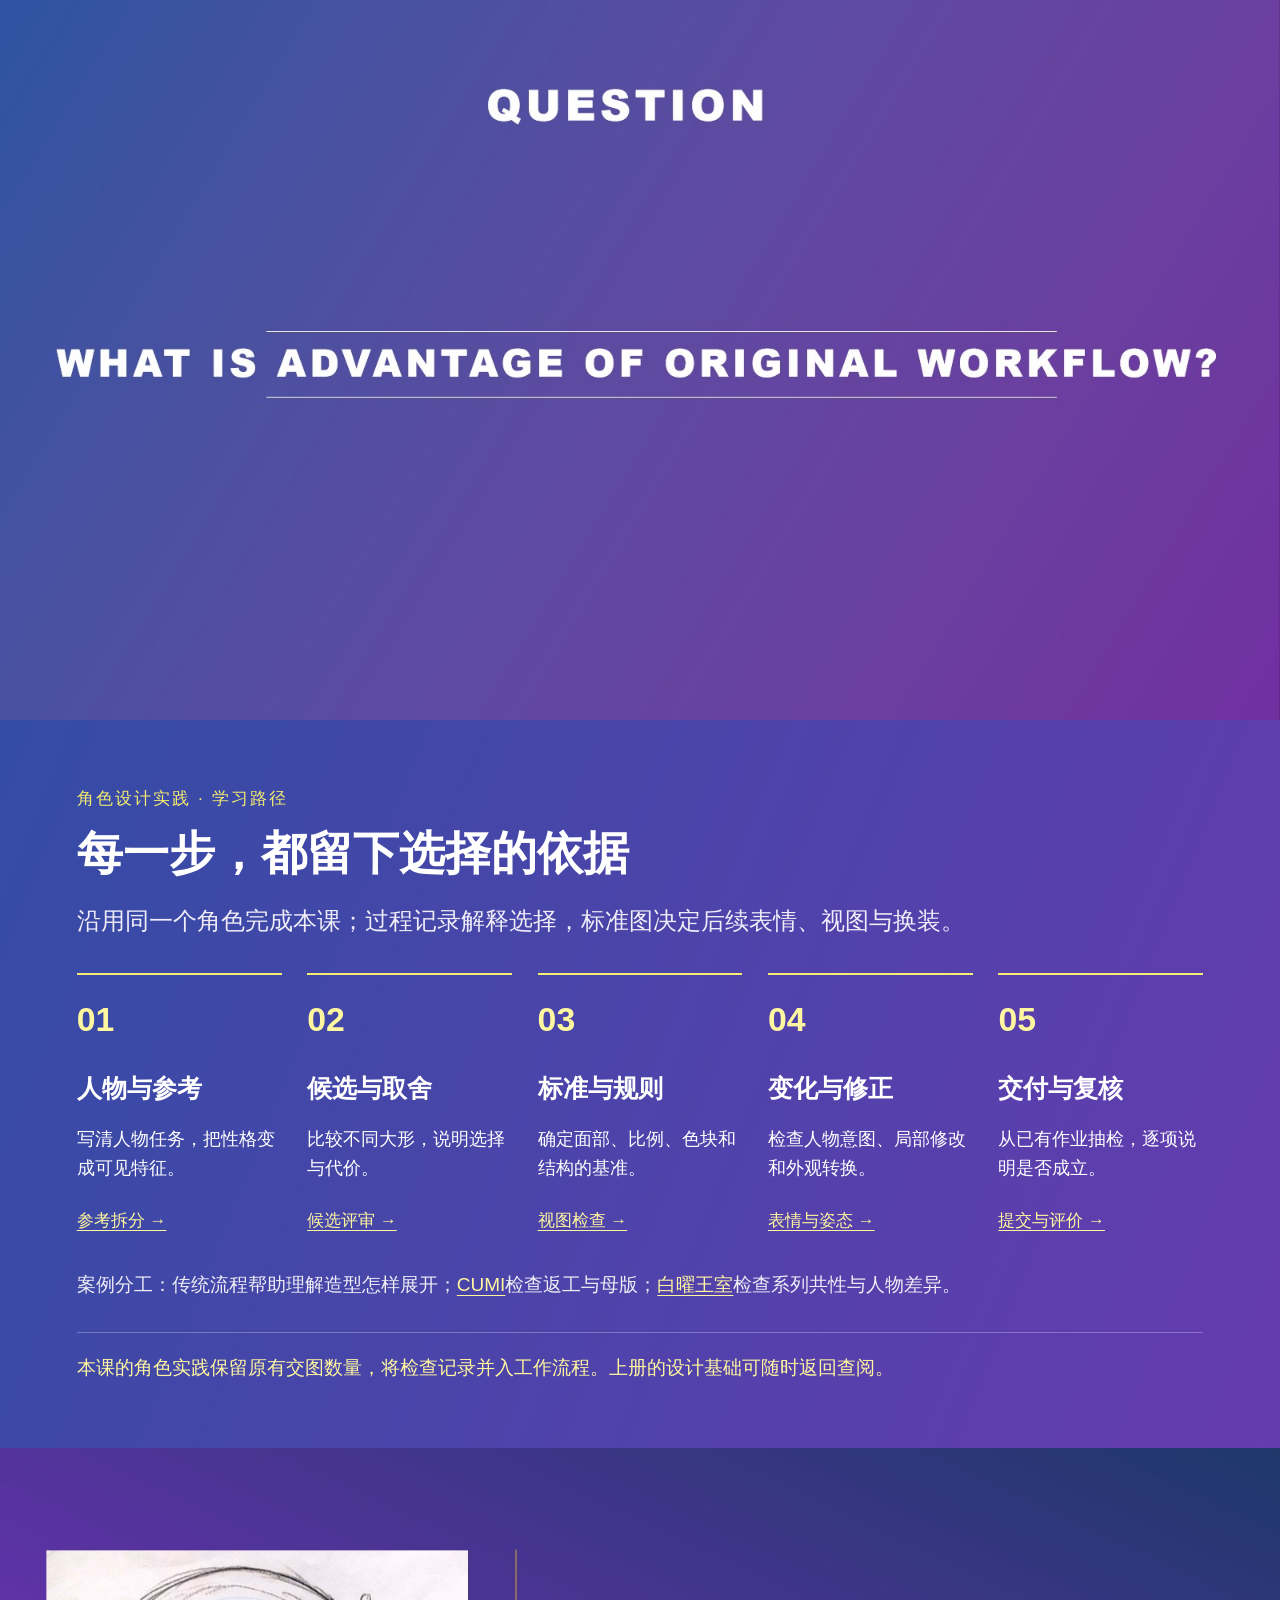
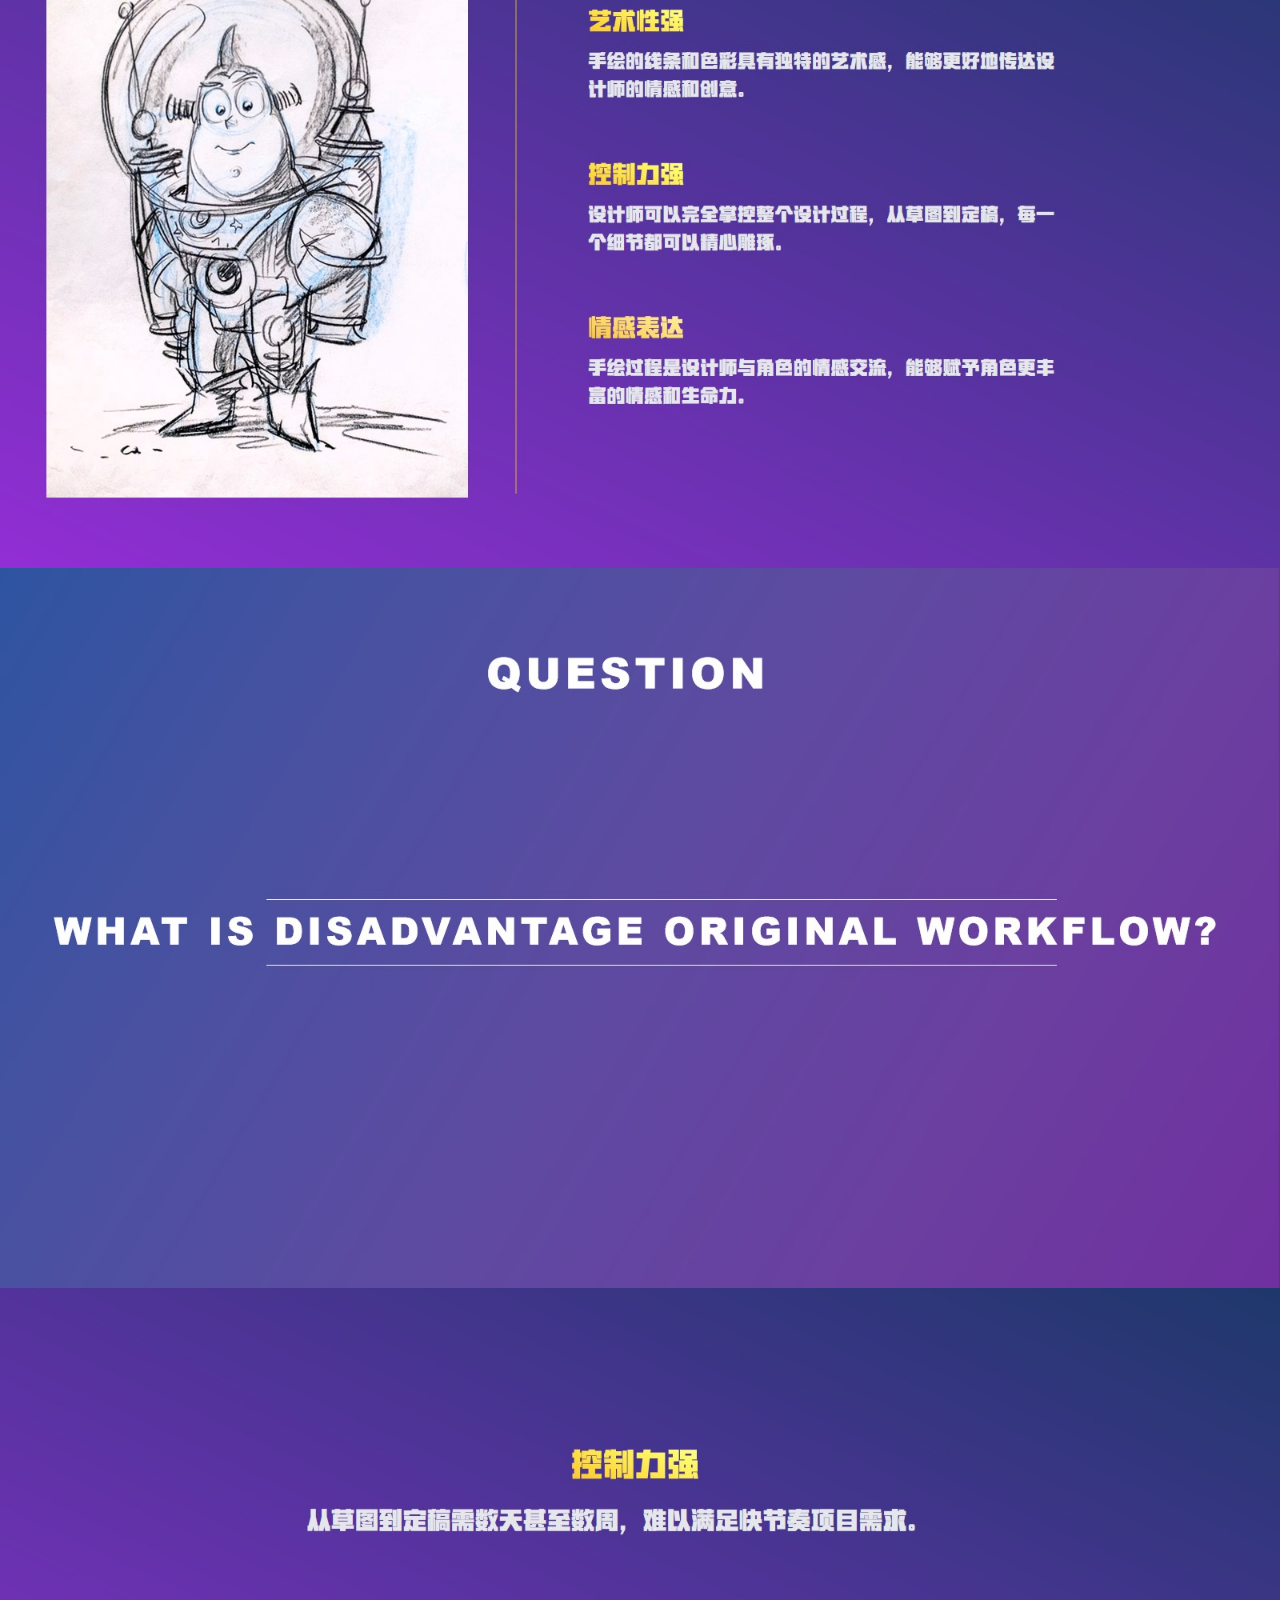
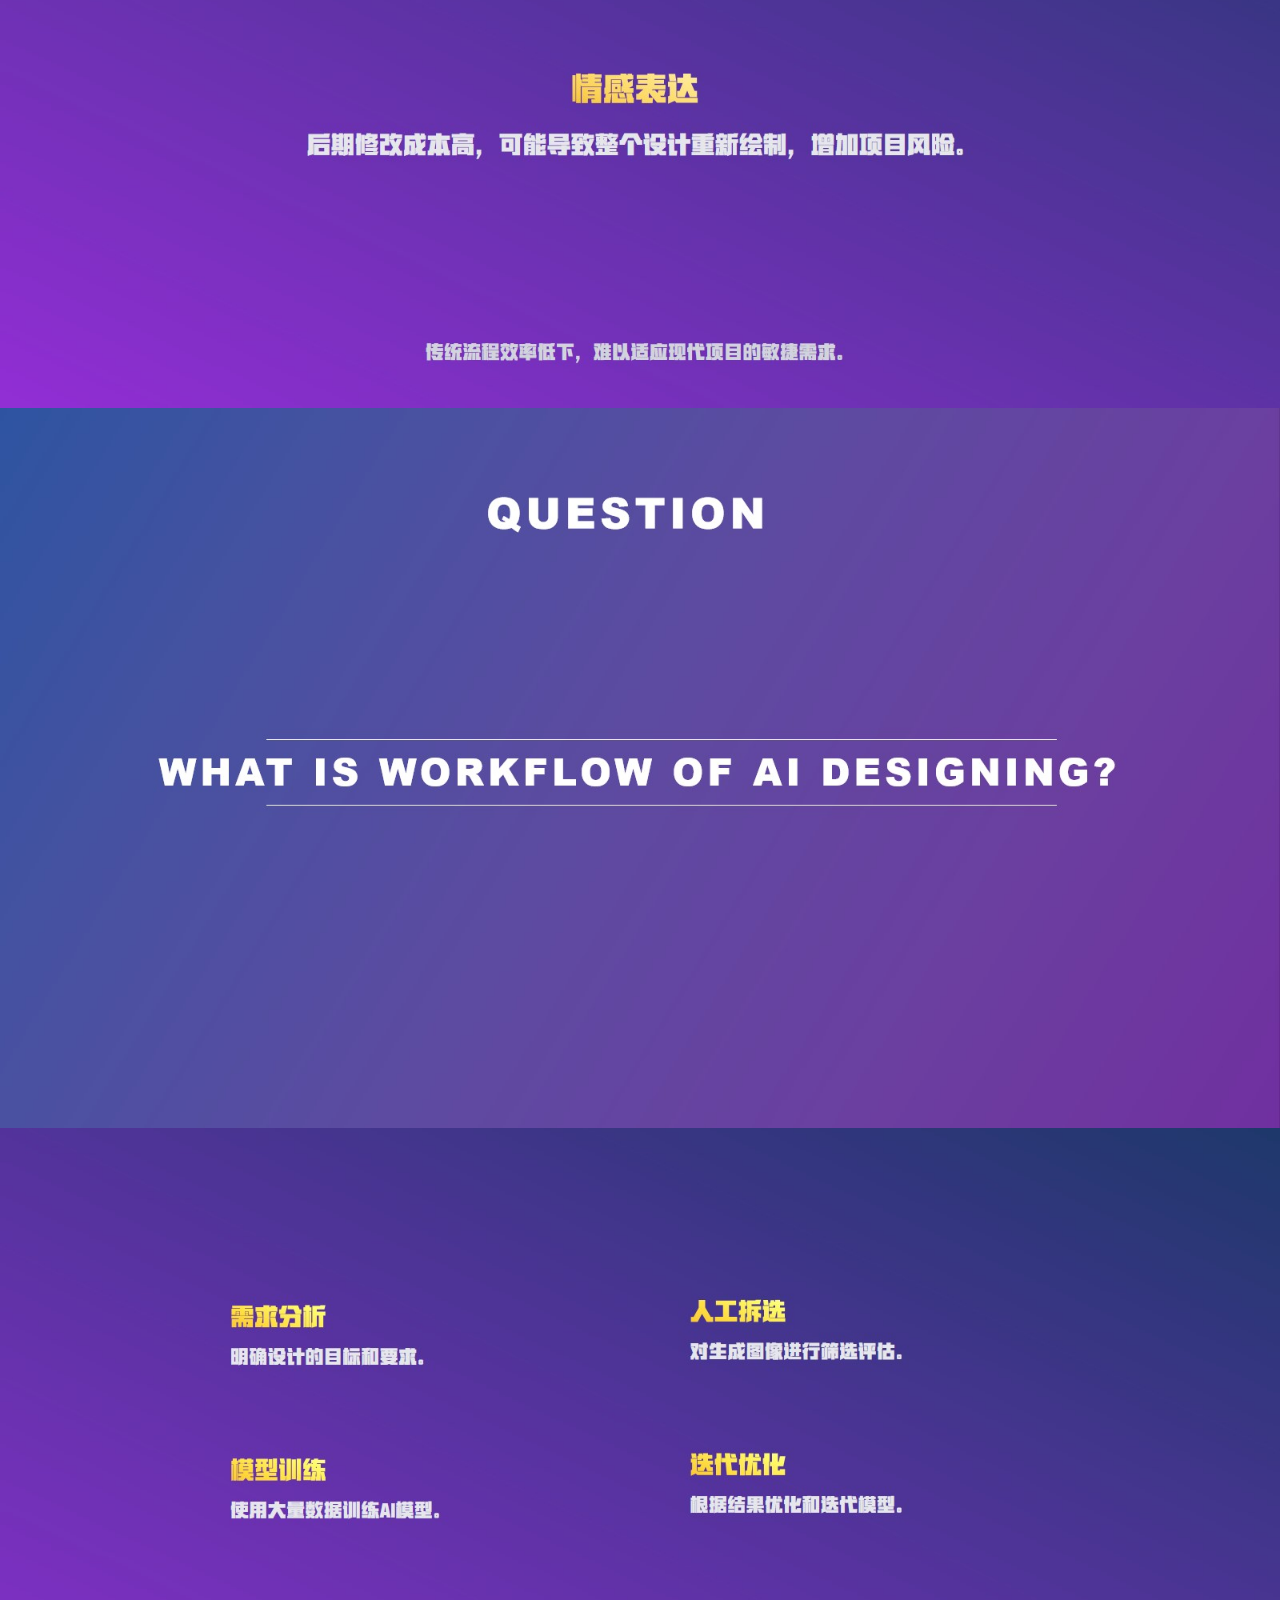
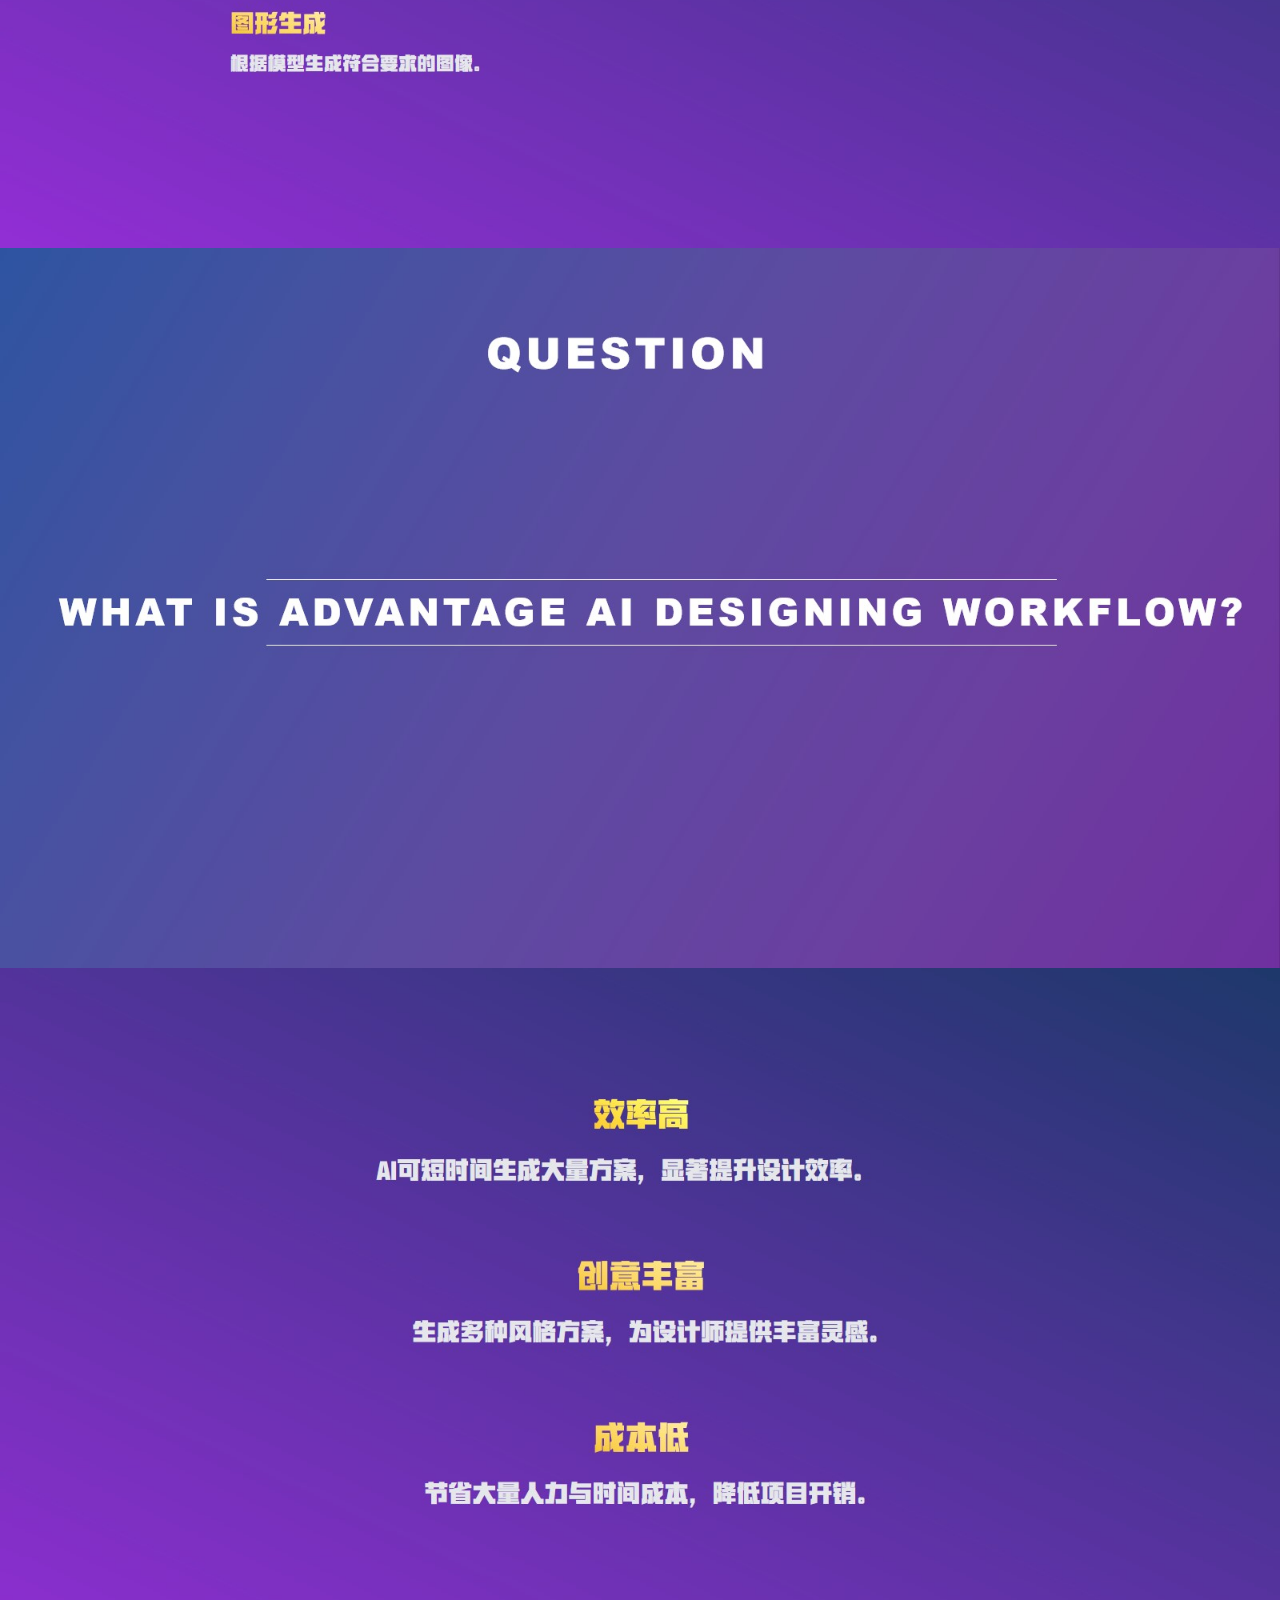
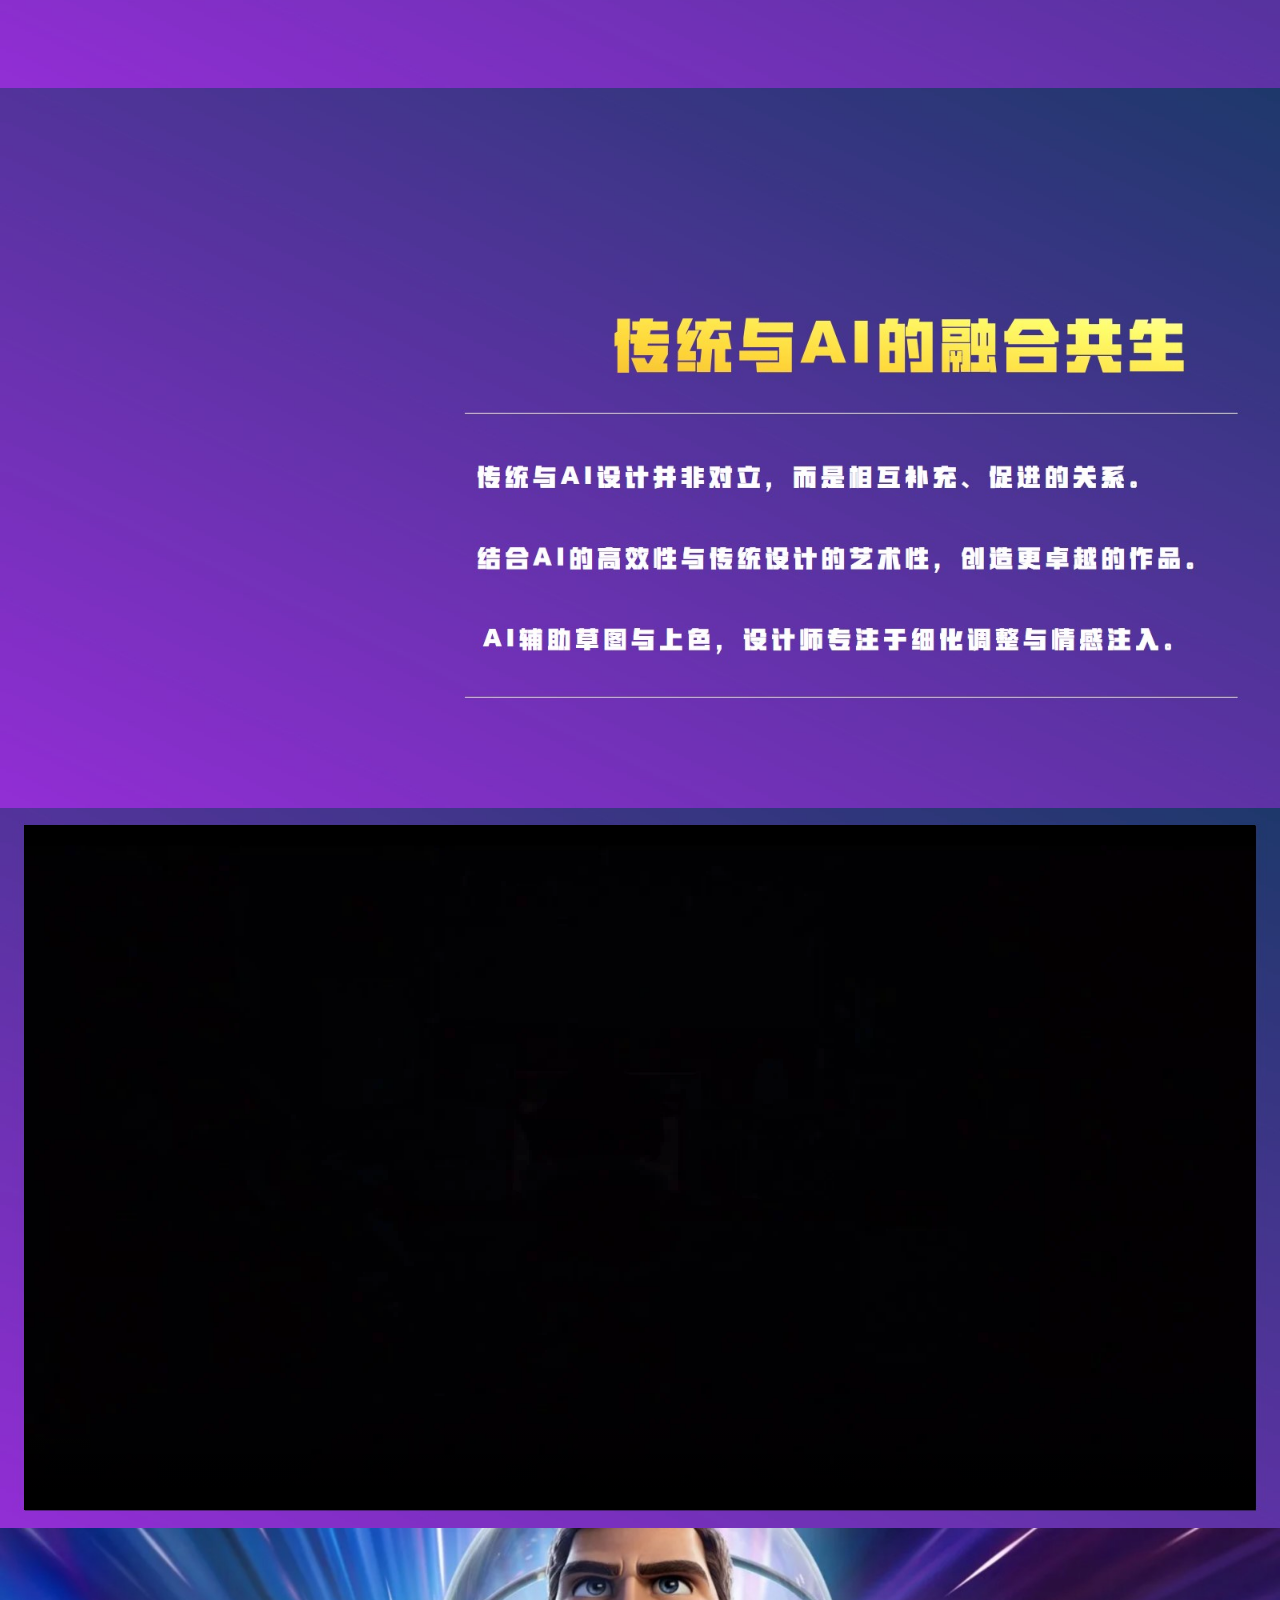
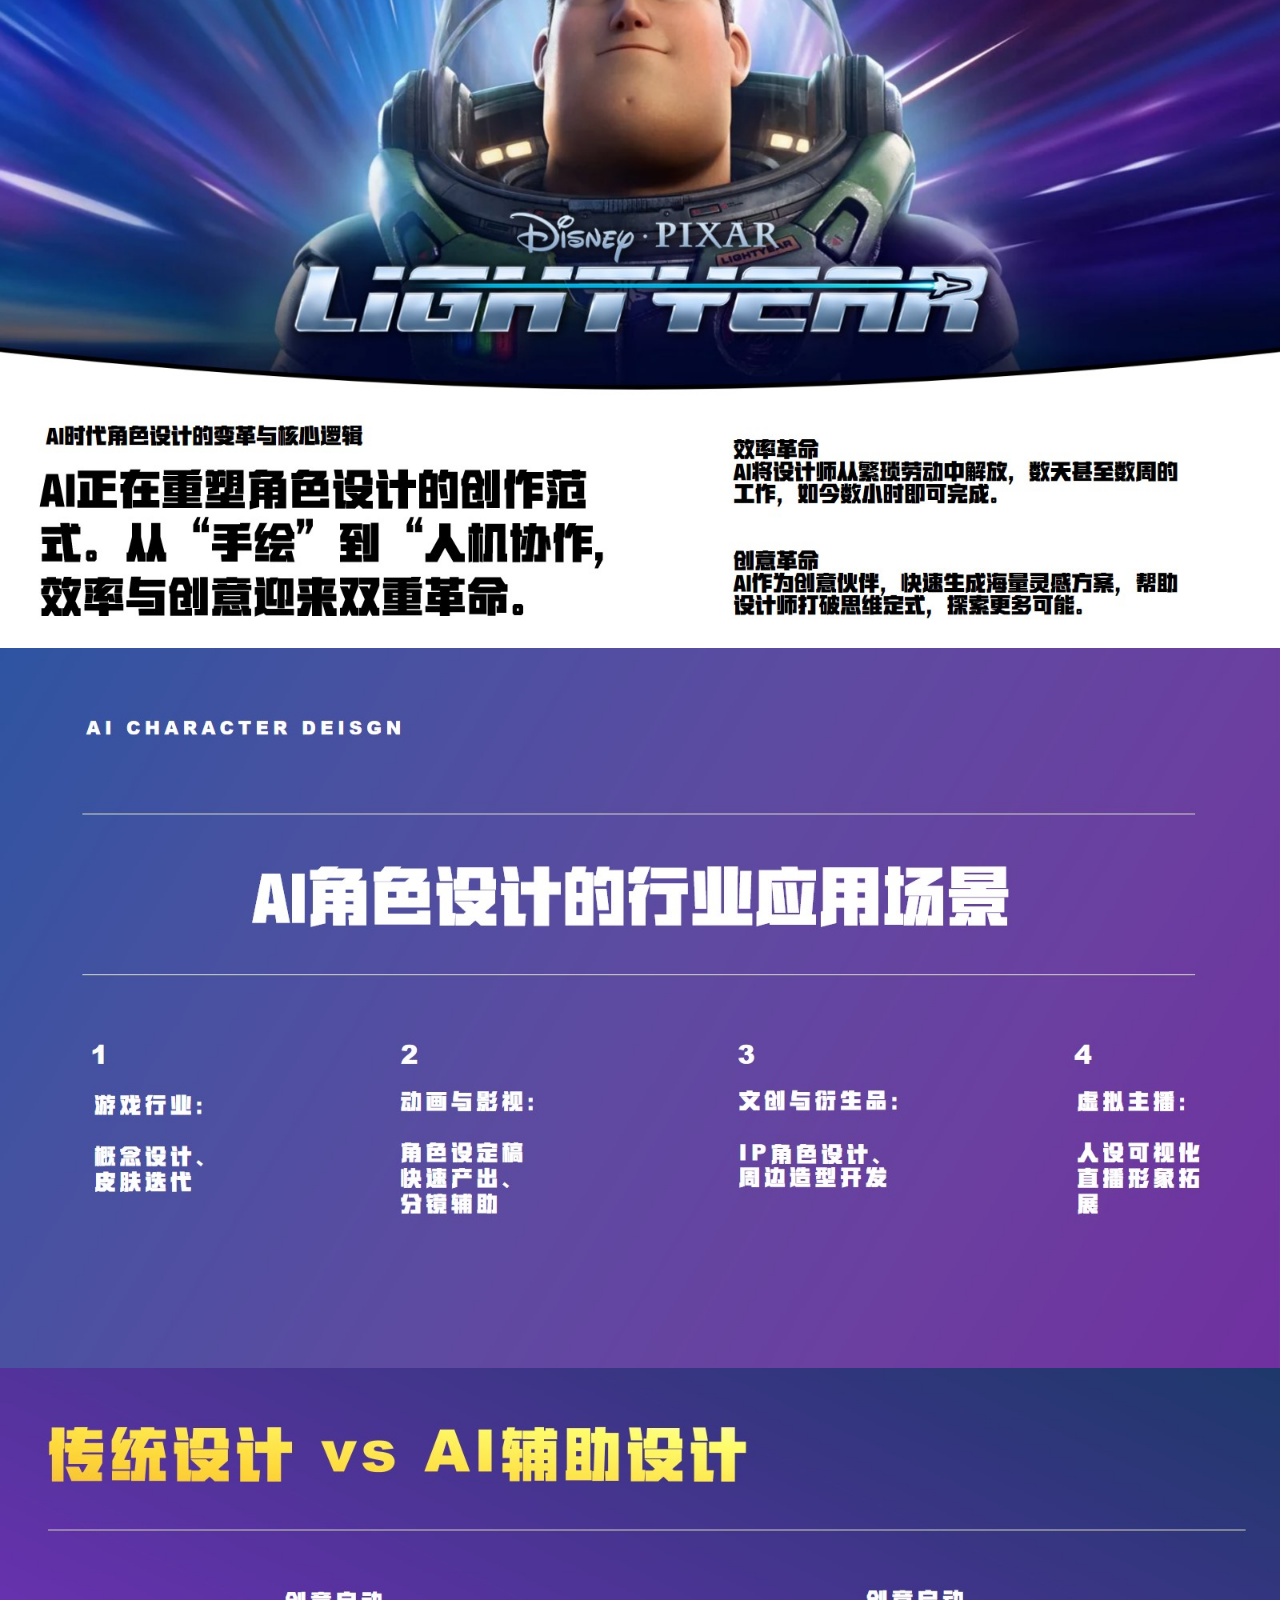
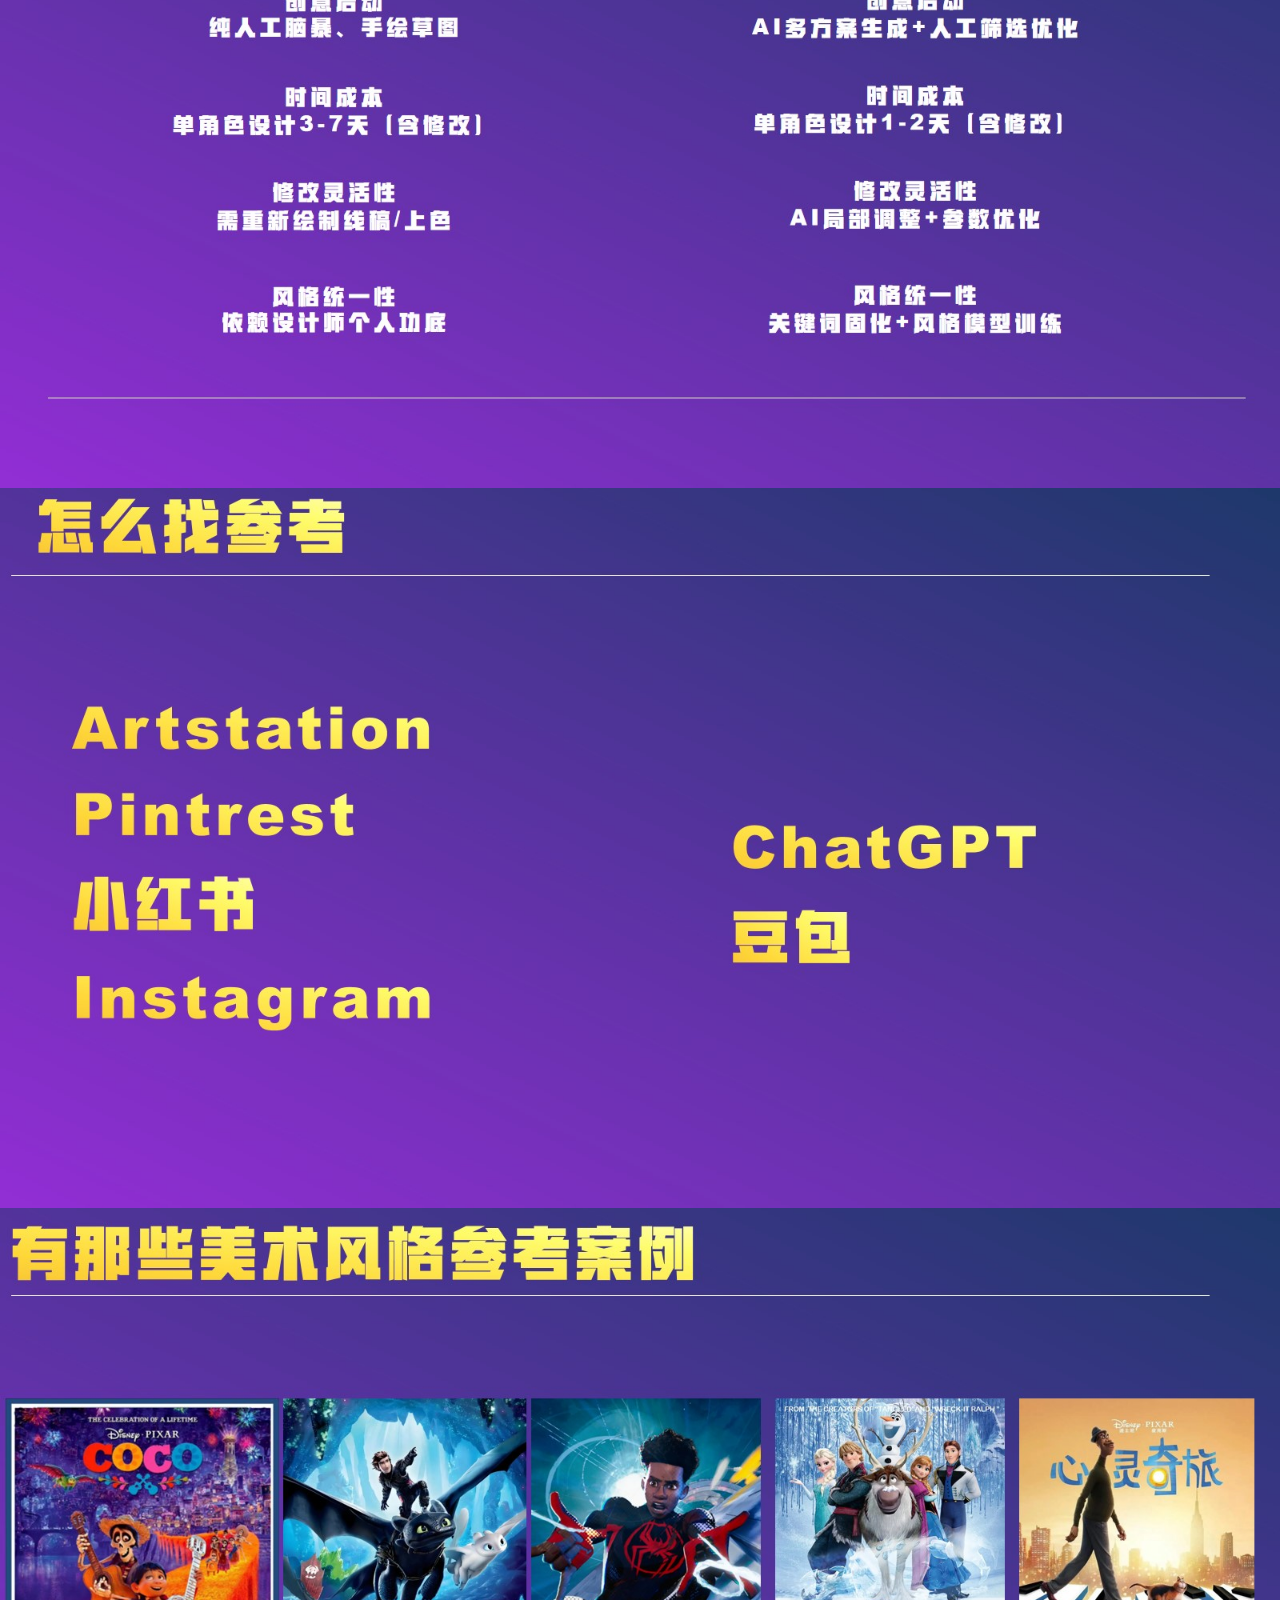
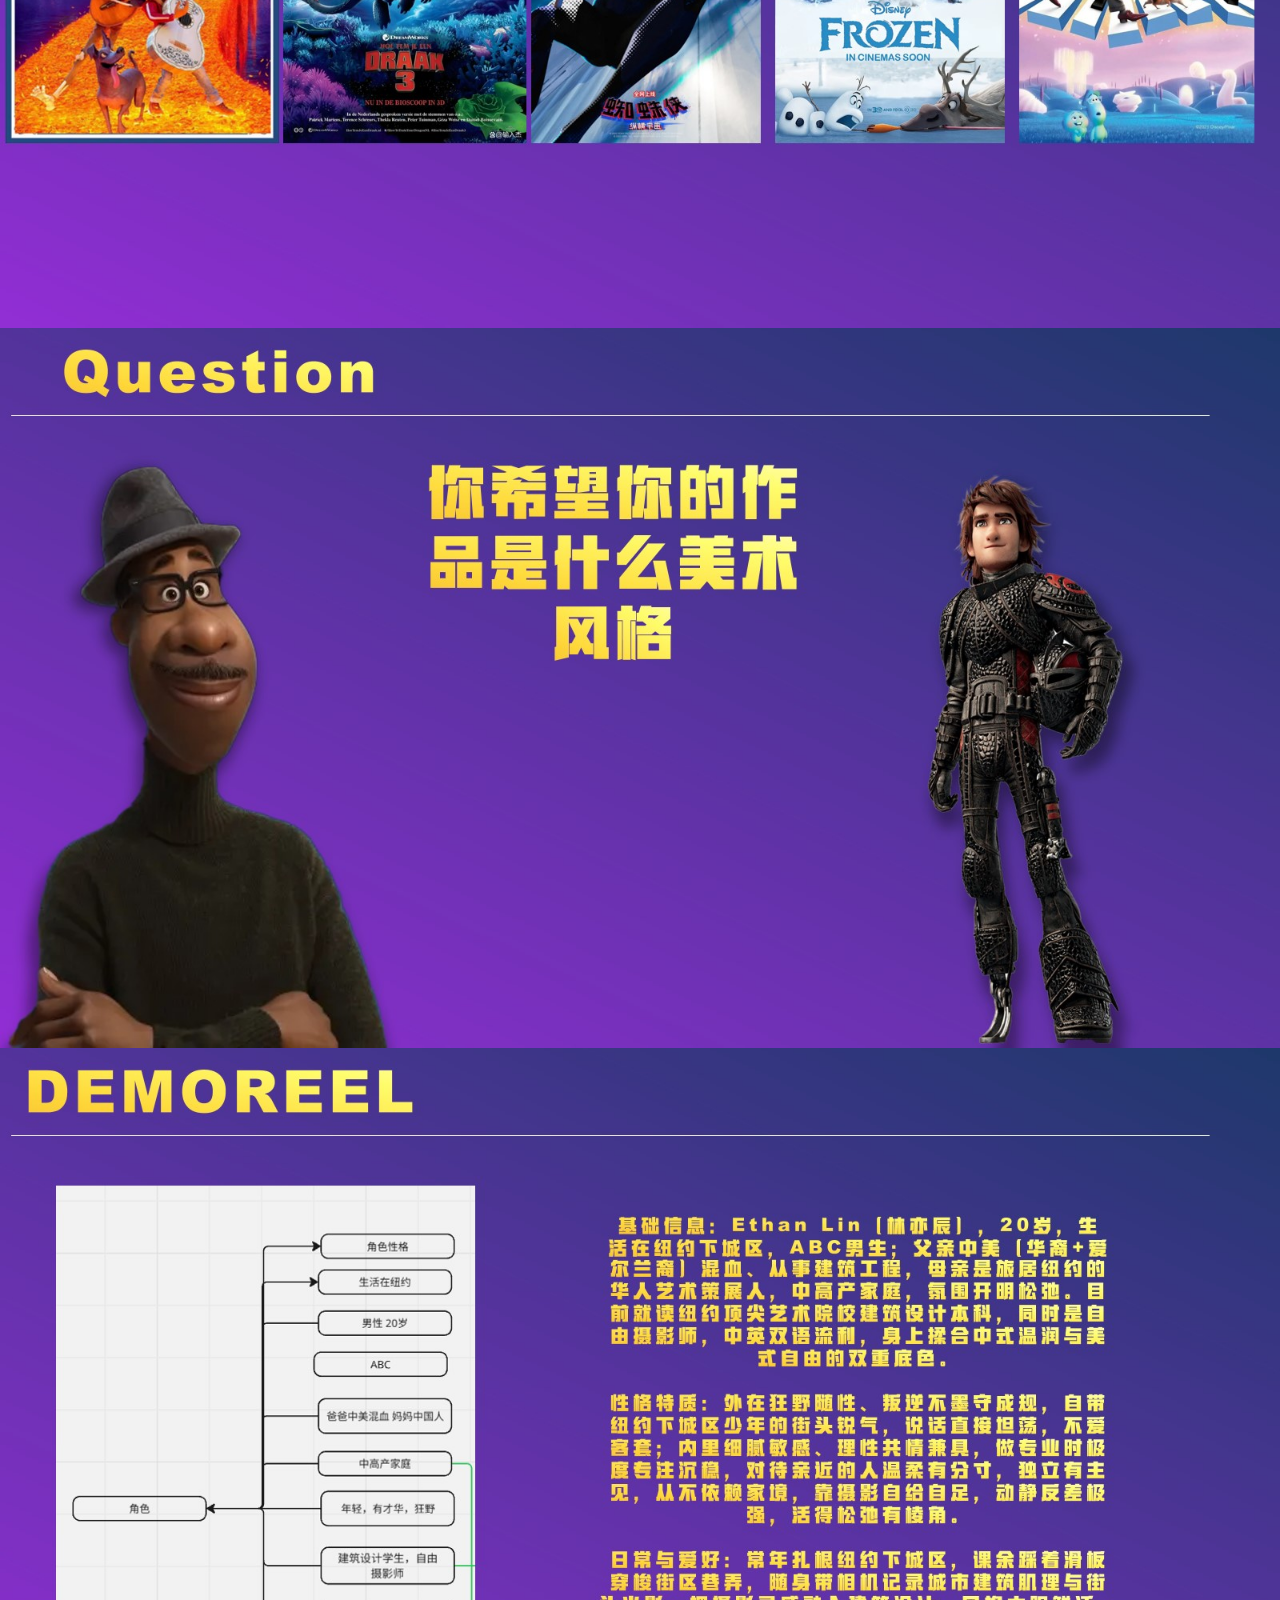
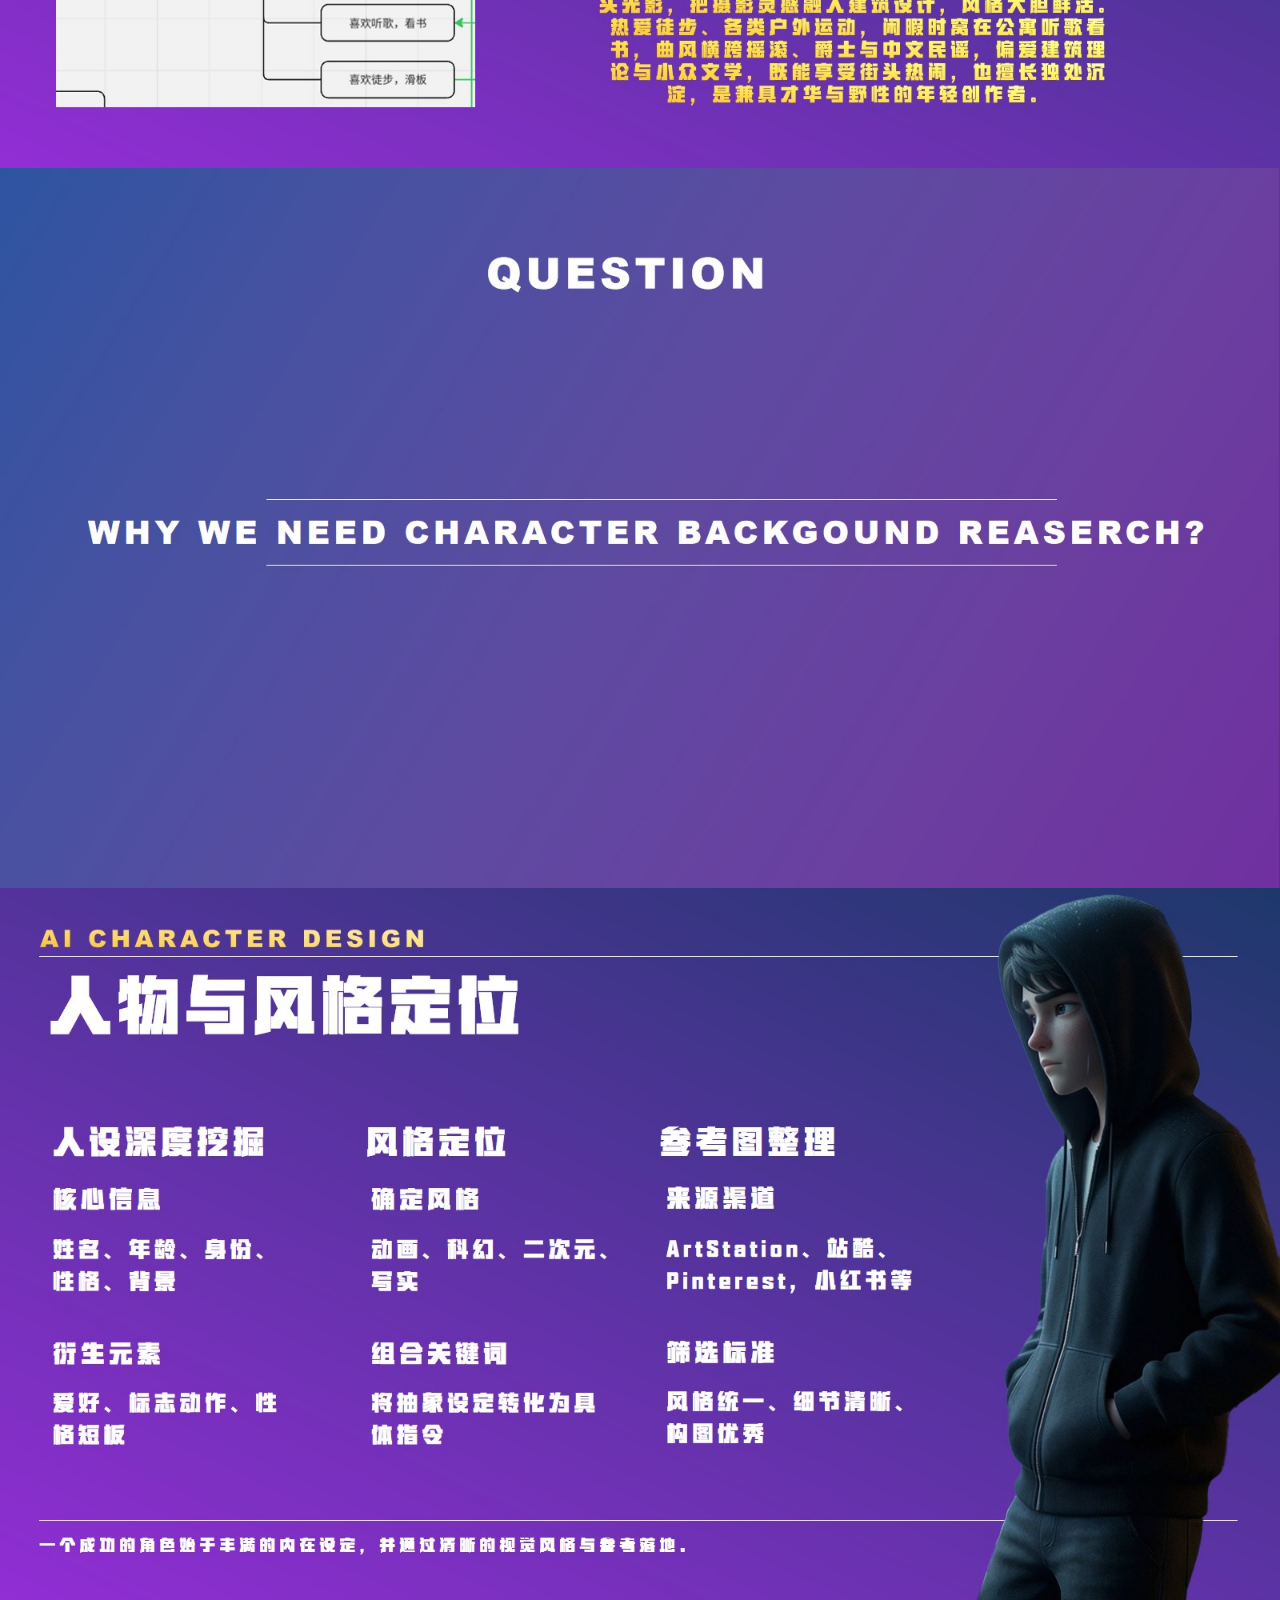
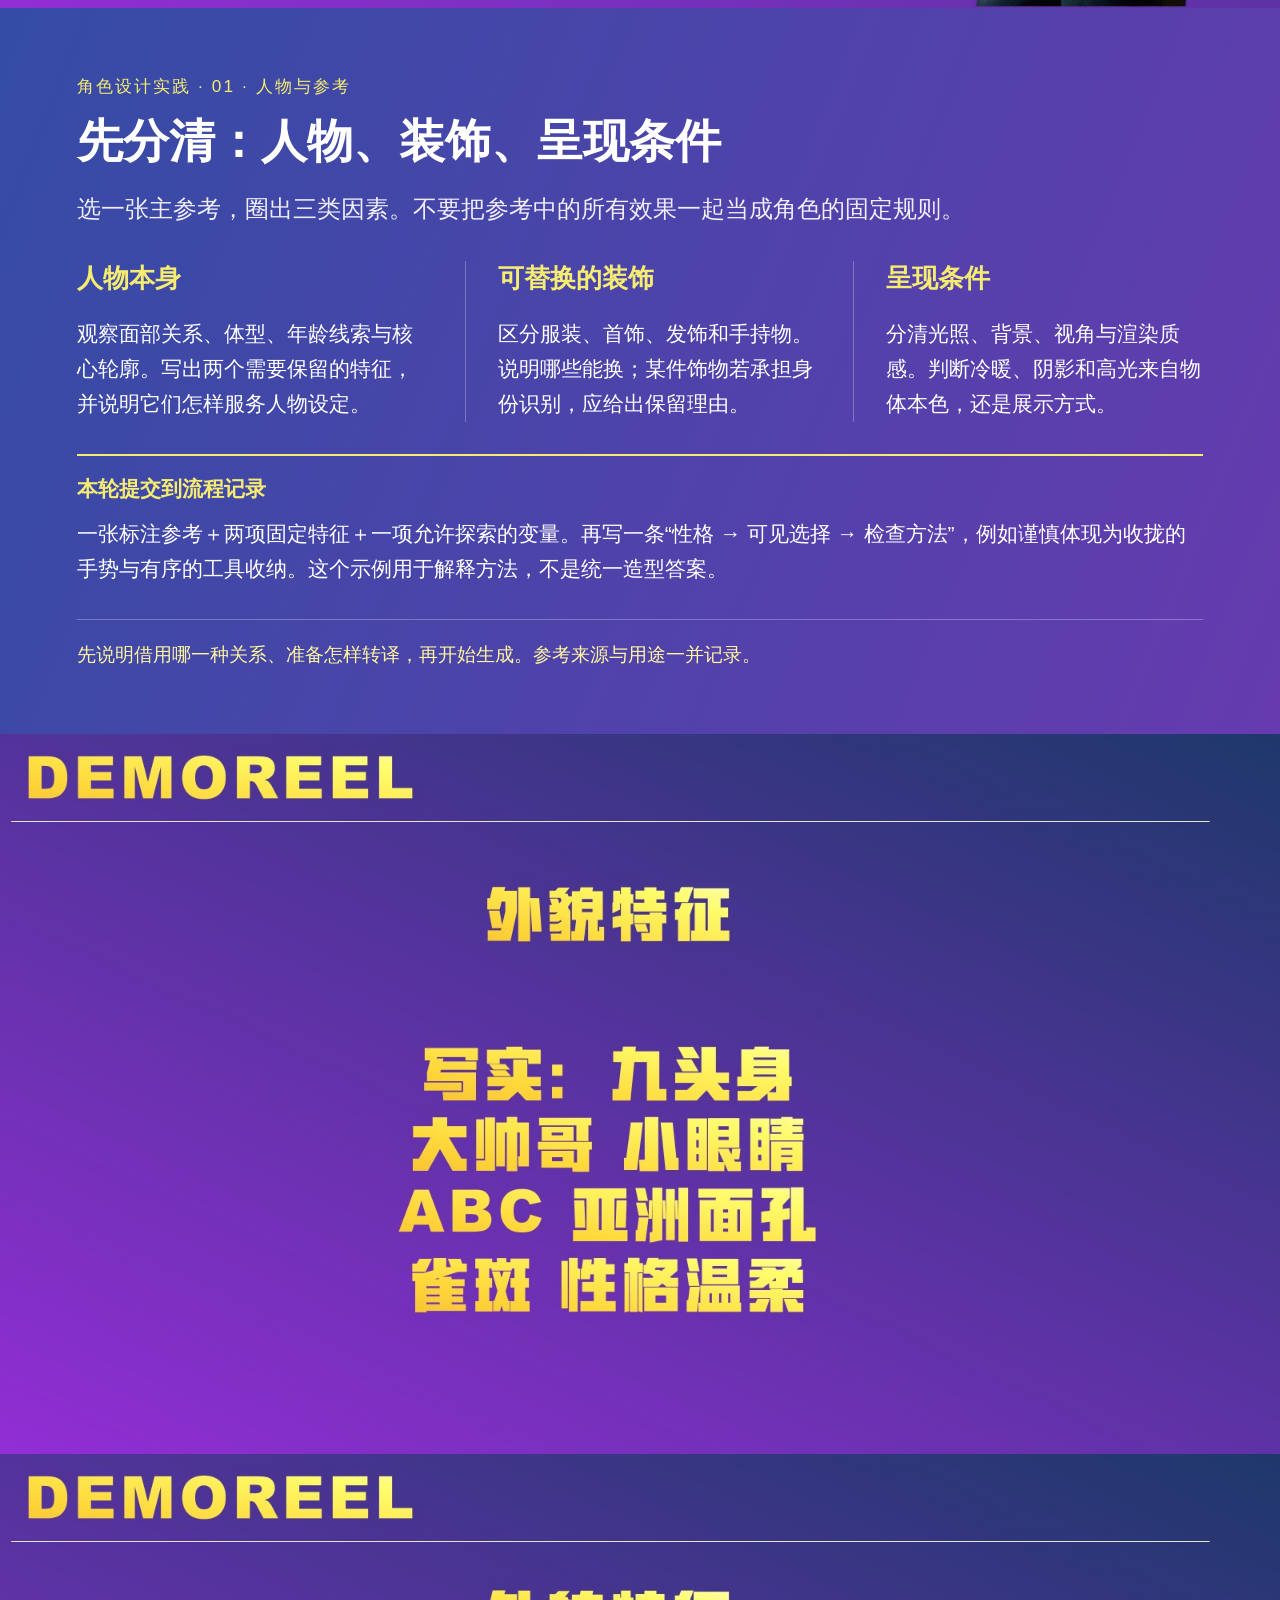
<file: index.html>
<!doctype html>
<html lang="zh-CN"><head><meta charset="utf-8"><meta name="viewport" content="width=device-width,initial-scale=1"><meta name="theme-color" content="#000000"><title>IP角色设计（下）· 角色实践与案例</title><link rel="icon" href="favicon.svg" type="image/svg+xml"><link rel="stylesheet" href="course.css?v=20261012"></head><body><main aria-label="IP课程第二部分，原PPT第2至50页"><section class="slide" id="page-02" data-page="2" aria-label="原课件第2页"><img src="slides/slide-02.jpg" alt="原课件第2页" width="1600" height="900" loading="eager"></section>
<section class="character-lesson" id="character-roadmap" aria-labelledby="character-roadmap-title">
  <p class="character-kicker">角色设计实践 · 学习路径</p>
  <h2 id="character-roadmap-title">每一步，都留下选择的依据</h2>
  <p class="character-lead">沿用同一个角色完成本课；过程记录解释选择，标准图决定后续表情、视图与换装。</p>
  <ol class="character-route">
    <li><strong>人物与参考</strong><span>写清人物任务，把性格变成可见特征。</span><a href="#reference-practice">参考拆分 →</a></li>
    <li><strong>候选与取舍</strong><span>比较不同大形，说明选择与代价。</span><a href="#candidate-review">候选评审 →</a></li>
    <li><strong>标准与规则</strong><span>确定面部、比例、色块和结构的基准。</span><a href="#structure-review">视图检查 →</a></li>
    <li><strong>变化与修正</strong><span>检查人物意图、局部修改和外观转换。</span><a href="#intention-practice">表情与姿态 →</a></li>
    <li><strong>交付与复核</strong><span>从已有作业抽检，逐项说明是否成立。</span><a href="#character-homework">提交与评价 →</a></li>
    </ol>
    <p class="character-case-note">案例分工：传统流程帮助理解造型怎样展开；<a href="case-study/index.html#character-design">CUMI</a>检查返工与母版；<a href="ivory-court/index.html#system">白曜王室</a>检查系列共性与人物差异。</p>
  <p class="character-takeaway">本课的角色实践保留原有交图数量，将检查记录并入工作流程。上册的设计基础可随时返回查阅。</p>
</section>
<section class="slide" id="page-03" data-page="3" aria-label="原课件第3页"><img src="slides/slide-03.jpg" alt="原课件第3页" width="1600" height="900" loading="eager"></section><section class="slide" id="page-04" data-page="4" aria-label="原课件第4页"><img src="slides/slide-04.jpg" alt="原课件第4页" width="1600" height="900" loading="lazy"></section><section class="slide" id="page-05" data-page="5" aria-label="原课件第5页"><img src="slides/slide-05.jpg" alt="原课件第5页" width="1600" height="900" loading="lazy"></section><section class="slide" id="page-06" data-page="6" aria-label="原课件第6页"><img src="slides/slide-06.jpg" alt="原课件第6页" width="1600" height="900" loading="lazy"></section><section class="slide" id="page-07" data-page="7" aria-label="原课件第7页"><img src="slides/slide-07.jpg" alt="原课件第7页" width="1600" height="900" loading="lazy"></section><section class="slide" id="page-08" data-page="8" aria-label="原课件第8页"><img src="slides/slide-08.jpg" alt="原课件第8页" width="1600" height="900" loading="lazy"></section><section class="slide" id="page-09" data-page="9" aria-label="原课件第9页"><img src="slides/slide-09.jpg" alt="原课件第9页" width="1600" height="900" loading="lazy"></section><section class="slide" id="page-10" data-page="10" aria-label="原课件第10页"><img src="slides/slide-10.jpg" alt="原课件第10页" width="1600" height="900" loading="lazy"></section><section class="slide" id="page-11" data-page="11" aria-label="原课件第11页"><img src="slides/slide-11.jpg" alt="原课件第11页" width="1600" height="900" loading="lazy"><video controls playsinline preload="none" poster="assets/image4.webp" style="left:1.91145833%;top:2.42592593%;width:96.17187500%;height:95.13888889%" aria-label="原课件第11页视频1"><source src="videos/media1.mp4" type="video/mp4"></video></section><section class="slide" id="page-12" data-page="12" aria-label="原课件第12页"><img src="slides/slide-12.jpg" alt="原课件第12页" width="1600" height="900" loading="lazy"></section><section class="slide" id="page-13" data-page="13" aria-label="原课件第13页"><img src="slides/slide-13.jpg" alt="原课件第13页" width="1600" height="900" loading="lazy"></section><section class="slide" id="page-14" data-page="14" aria-label="原课件第14页"><img src="slides/slide-14.jpg" alt="原课件第14页" width="1600" height="900" loading="lazy"></section><section class="slide" id="page-15" data-page="15" aria-label="原课件第15页"><img src="slides/slide-15.jpg" alt="原课件第15页" width="1600" height="900" loading="lazy"></section><section class="slide" id="page-16" data-page="16" aria-label="原课件第16页"><img src="slides/slide-16.jpg" alt="原课件第16页" width="1600" height="900" loading="lazy"></section><section class="slide" id="page-17" data-page="17" aria-label="原课件第17页"><img src="slides/slide-17.jpg" alt="原课件第17页" width="1600" height="900" loading="lazy"></section><section class="slide" id="page-20" data-page="20" aria-label="原课件第20页"><img src="slides/slide-20.jpg" alt="原课件第20页" width="1600" height="900" loading="lazy"></section><section class="slide" id="page-21" data-page="21" aria-label="原课件第21页"><img src="slides/slide-21.jpg" alt="原课件第21页" width="1600" height="900" loading="lazy"></section><section class="slide" id="page-22" data-page="22" aria-label="原课件第22页"><img src="slides/slide-22.jpg" alt="原课件第22页" width="1600" height="900" loading="lazy"></section>
<section class="character-lesson" id="reference-practice" aria-labelledby="reference-practice-title">
  <p class="character-kicker">角色设计实践 · 01 · 人物与参考</p>
  <h2 id="reference-practice-title">先分清：人物、装饰、呈现条件</h2>
  <p class="character-lead">选一张主参考，圈出三类因素。不要把参考中的所有效果一起当成角色的固定规则。</p>
  <div class="character-columns"><article><h3>人物本身</h3><p>观察面部关系、体型、年龄线索与核心轮廓。写出两个需要保留的特征，并说明它们怎样服务人物设定。</p></article><article><h3>可替换的装饰</h3><p>区分服装、首饰、发饰和手持物。说明哪些能换；某件饰物若承担身份识别，应给出保留理由。</p></article><article><h3>呈现条件</h3><p>分清光照、背景、视角与渲染质感。判断冷暖、阴影和高光来自物体本色，还是展示方式。</p></article></div><div class="character-task"><strong>本轮提交到流程记录</strong><p>一张标注参考＋两项固定特征＋一项允许探索的变量。再写一条“性格 → 可见选择 → 检查方法”，例如谨慎体现为收拢的手势与有序的工具收纳。这个示例用于解释方法，不是统一造型答案。</p></div>
  <p class="character-takeaway">先说明借用哪一种关系、准备怎样转译，再开始生成。参考来源与用途一并记录。</p>
</section>
<section class="slide" id="page-23" data-page="23" aria-label="原课件第23页"><img src="slides/slide-23.jpg" alt="原课件第23页" width="1600" height="900" loading="lazy"></section><section class="slide" id="page-24" data-page="24" aria-label="原课件第24页"><img src="slides/slide-24.jpg" alt="原课件第24页" width="1600" height="900" loading="lazy"></section><section class="slide" id="page-25" data-page="25" aria-label="原课件第25页"><img src="slides/slide-25.jpg" alt="原课件第25页" width="1600" height="900" loading="lazy"></section><section class="slide" id="page-26" data-page="26" aria-label="原课件第26页"><img src="slides/slide-26.jpg" alt="原课件第26页" width="1600" height="900" loading="lazy"></section><section class="slide" id="page-27" data-page="27" aria-label="原课件第27页"><img src="slides/slide-27.jpg" alt="原课件第27页" width="1600" height="900" loading="lazy"></section><section class="slide" id="page-28" data-page="28" aria-label="原课件第28页"><img src="slides/slide-28.jpg" alt="原课件第28页" width="1600" height="900" loading="lazy"></section><section class="slide" id="page-29" data-page="29" aria-label="原课件第29页"><img src="slides/slide-29.jpg" alt="原课件第29页" width="1600" height="900" loading="lazy"></section><section class="slide" id="page-30" data-page="30" aria-label="原课件第30页"><img src="slides/slide-30.jpg" alt="原课件第30页" width="1600" height="900" loading="lazy"></section><section class="slide" id="page-31" data-page="31" aria-label="原课件第31页"><img src="slides/slide-31.jpg" alt="原课件第31页" width="1600" height="900" loading="lazy"></section><section class="slide" id="page-32" data-page="32" aria-label="原课件第32页"><img src="slides/slide-32.jpg" alt="原课件第32页" width="1600" height="900" loading="lazy"></section><section class="slide" id="page-33" data-page="33" aria-label="原课件第33页"><img src="slides/slide-33.jpg" alt="原课件第33页" width="1600" height="900" loading="lazy"></section>
<section class="character-lesson" id="candidate-review" aria-labelledby="candidate-review-title">
  <p class="character-kicker">角色设计实践 · 02 · 候选与取舍</p>
  <h2 id="candidate-review-title">先做选择，再查看案例复盘</h2>
  <p class="character-lead">用同一人物简报比较三个造型候选，可使用已有缩略方案，无需三张完成图。先比较轮廓、比例与服装结构，再比较细节和质感。</p>
  <div class="character-columns"><article><h3>写下选择</h3><p>从自己的三个候选中选一个；指出两处支持需求的可见证据。只换颜色的三张图，不作为三个造型方向。</p></article><article><h3>交代代价</h3><p>说明舍弃另两个方案的原因，以及所选方案仍需解决的一项问题。允许不同选择，判断必须与简报对应。</p></article><article><h3>改变一个条件</h3><p>把人物的体力、职责或性格强调点改变一项，再判断原选择是否仍合适。保留或改选，都要指出图像依据。</p></article></div><details class="character-reveal"><summary>完成选择后，查看教师追问</summary><p>理由能否落到图上？改变条件后，是否只改文字而没有改变设计判断？精细材质是否掩盖了轮廓与比例的问题？先核对这些，再看作者选择。CUMI的最终版本是案例结果，不是所有任务的标准答案。</p></details>
  <p class="character-takeaway">第一轮检查：需求与候选理由能对应，再确定标准图；发现脸型、比例或结构矛盾，先修正再扩展。</p>
</section>
<section class="slide" id="page-34" data-page="34" aria-label="原课件第34页"><img src="slides/slide-34.jpg" alt="原课件第34页" width="1600" height="900" loading="lazy"></section>
<section class="character-lesson" id="structure-review" aria-labelledby="structure-review-title">
  <p class="character-kicker">角色设计实践 · 03 · 标准与规则</p>
  <h2 id="structure-review-title">三视图，要能互相解释</h2>
  <p class="character-lead">从现有正面、侧面、背面中选择一处最复杂的服装或配件，核对同一结构在不同视图中的关系。</p>
  <div class="character-columns"><article><h3>找三个对应点</h3><p>对齐头顶、肩线、腰线等基准；标出选定结构的起点、连接点和终点。检查体积、长度和位置关系。</p></article><article><h3>解释连接与遮挡</h3><p>说明带子固定在哪里、衣片如何重叠、侧面厚度来自哪里。无法从已有视图确定的部分，标成待设计。</p></article><article><h3>换人复核</h3><p>遮住一张视图，请同学依据另外两张画连接示意或写出疑问。依据问题修订，不按同学的绘画水平评价。</p></article></div><div class="character-task"><strong>标准图检查</strong><p>记录当前版本、面部关系、身体比例、主要色块和身份特征。正侧背冲突解决后，再用这组标准制作表情与换装。</p></div>
  <p class="character-takeaway">本项使用原有三视图，只补一处结构标注。后补设计要说明；视觉一致不等于已完成三维制作验证。</p>
</section>
<section class="slide" id="page-35" data-page="35" aria-label="原课件第35页"><img src="slides/slide-35.jpg" alt="原课件第35页" width="1600" height="900" loading="lazy"></section><section class="slide" id="page-36" data-page="36" aria-label="原课件第36页"><img src="slides/slide-36.jpg" alt="原课件第36页" width="1600" height="900" loading="lazy"></section><section class="slide" id="page-37" data-page="37" aria-label="原课件第37页"><img src="slides/slide-37.jpg" alt="原课件第37页" width="1600" height="900" loading="lazy"></section>
<section class="character-lesson" id="intention-practice" aria-labelledby="intention-practice-title">
  <p class="character-kicker">角色设计实践 · 04 · 表情与静态姿态</p>
  <h2 id="intention-practice-title">相近的表情，也要有不同的意图</h2>
  <p class="character-lead">用同一句“交给我吧”，设计三种人物意图。只比较静态表情与姿态，把它们计入原有表情和姿势作业。</p>
  <div class="character-columns"><article><h3>安抚别人</h3><p>人物怎样让对方安心？安排视线、嘴部张力、手势与重心，说明这些选择与人物性格的关系。</p></article><article><h3>掩饰没把握</h3><p>人物想让别人看到什么，又藏住什么？设计表面态度与局部细节之间的差别，避免只改嘴角。</p></article><article><h3>急于证明自己</h3><p>意图怎样改变眼神、身体前倾或手部动作？同时保持人物的面部关系和身体比例。</p></article></div><details class="character-reveal"><summary>交给同学看完后，再核对</summary><p>先隐藏文字，让同学描述读到的态度并指出图像证据。允许合理的不同理解；如果只能靠旁边的说明识别意图，就调整表情或姿态。记录一项反馈和一次修改。</p></details>
  <p class="character-takeaway">重点讲解三组有性格依据的表达，仍完成至少10个核心表情和4个姿势；无需另加三组作业。</p>
</section>
<section class="slide" id="page-38" data-page="38" aria-label="原课件第38页"><img src="slides/slide-38.jpg" alt="原课件第38页" width="1600" height="900" loading="lazy"></section><section class="slide" id="page-39" data-page="39" aria-label="原课件第39页"><img src="slides/slide-39.jpg" alt="原课件第39页" width="1600" height="900" loading="lazy"></section><section class="slide" id="page-40" data-page="40" aria-label="原课件第40页"><img src="slides/slide-40.jpg" alt="原课件第40页" width="1600" height="900" loading="lazy"></section><section class="slide" id="page-41" data-page="41" aria-label="原课件第41页"><img src="slides/slide-41.jpg" alt="原课件第41页" width="1600" height="900" loading="lazy"></section>
<section class="character-lesson" id="page-42" aria-labelledby="page-42-title">
  <p class="character-kicker">角色设计实践 · 04 · 局部修改</p>
  <h2 id="page-42-title">每次修改，都对照同一份母版</h2>
  <p class="character-lead">先定位问题，再选择局部修正、结构控制或重新生成。按设计结果判断，不用提示词数量代替检查。</p>
  <div class="character-original-art"><img src="slides/slide-42.jpg" alt="原课件中的同一人物外观示例" width="1600" height="900" loading="lazy"></div><div class="character-columns"><article><h3>修改之前</h3><p>保存当前母版；写一个主要目标，列出必须保持的脸型、比例、色块和结构。工具依其实际可用功能选择。</p></article><article><h3>修改之后</h3><p>与母版并排，分别标出目标变化、实际变化和意外变化。局部变好，也要检查其他部位是否被连带改变。</p></article><article><h3>下一轮决定</h3><p>明确选择保留、局部再修或回退，并写理由。没有解决的问题继续标注，不用精细质感抵消结构错误。</p></article></div>
  <p class="character-takeaway">把这一轮整理为一张对照页，归入原有工作流程；最终角色图采用经过核对的版本。</p>
</section>
<section class="slide" id="page-43" data-page="43" aria-label="原课件第43页"><img src="slides/slide-43.jpg" alt="原课件第43页" width="1600" height="900" loading="lazy"></section><section class="slide" id="page-44" data-page="44" aria-label="原课件第44页"><img src="slides/slide-44.jpg" alt="原课件第44页" width="1600" height="900" loading="lazy"></section><section class="slide" id="page-45" data-page="45" aria-label="原课件第45页"><img src="slides/slide-45.jpg" alt="原课件第45页" width="1600" height="900" loading="lazy"></section><section class="slide" id="page-46" data-page="46" aria-label="原课件第46页"><img src="slides/slide-46.jpg" alt="原课件第46页" width="1600" height="900" loading="lazy"></section>
<section class="character-lesson" id="appearance-comparison" aria-labelledby="appearance-comparison-title">
  <p class="character-kicker">角色设计实践 · 04 · 外观转换</p>
  <h2 id="appearance-comparison-title">同一张标准图，对照两种外观处理</h2>
  <p class="character-lead">选现有标准角色图，在同一工具的两组设置或两种可用方法中进行对照。每轮只改变一个主要处理条件，并保留输入与设置。</p>
  <div class="character-comparison"><article><span class="character-step">先检查设计</span><h3>还是同一个角色吗？</h3><p>逐项看脸型与五官关系、核心轮廓、身体比例、服装连接、色块与身份特征。把变化标成允许变化或意外偏差。</p></article><article><span class="character-step">再评价表现</span><h3>材质是否服务设计？</h3><p>比较皮肤、织物、金属等材料是否分明，细节主次是否清楚。不要只因为更写实、更光滑，就认为设计更好。</p></article></div>
    <div class="character-task"><strong>并入过程记录</strong><p>一张输入＋两种结果＋一条选择理由。无需增加最终角色交图数量；结果若改变身份或结构，先修正，或保留原标准图。</p></div>
  <p class="character-takeaway">换装同样先检查身份保持，再评价衣服效果。两套服装需解释不同的功能或人物状态。</p>
</section>
<section class="case-entry" id="case-study-entry" aria-labelledby="case-entry-title">
  <div class="case-entry-copy">
    <p class="case-entry-kicker">CUMI · 角色设计</p>
    <h2 id="case-entry-title">案例拆解</h2>
    <p class="case-entry-description">从方向探索、候选比较到局部修改，<br>逐版看一个角色怎样定稿。</p>
    <a class="case-entry-link" href="case-study/index.html#character-design">进入案例拆解 <span aria-hidden="true">→</span></a>
  </div>
  <figure class="case-entry-art"><img src="case-study/assets/cumi.png" alt="CUMI角色：三瓣呆毛、垂耳与柔软的毛绒造型" loading="lazy" width="1600" height="1600"></figure>
</section>
<section class="case-entry royal-entry" id="royal-case-entry" aria-labelledby="royal-case-title">
  <div class="case-entry-copy">
    <p class="case-entry-kicker">参考分析 · 角色系统</p>
    <h2 id="royal-case-title">白曜王室</h2>
    <p class="case-entry-description">从三张风格参考到公主与国王，<br>看统一的设计方法如何容纳不同角色。</p>
    <a class="case-entry-link" href="ivory-court/index.html">进入王室案例 <span aria-hidden="true">→</span></a>
  </div>
  <figure class="case-entry-art royal-entry-art">
    <img src="ivory-court/assets/princess.png" alt="白曜公主：象牙白长袍、皇冠与长枪" loading="lazy" width="1086" height="1448">
    <img src="ivory-court/assets/king.png" alt="白曜国王：宽肩银甲、长披风与仪式长剑" loading="lazy" width="1086" height="1448">
  </figure>
</section>
<section class="slide" id="page-50" data-page="50" aria-label="原课件第50页"><img src="slides/slide-50.jpg" alt="原课件第50页" width="1600" height="900" loading="lazy"></section>
<section class="character-lesson" id="character-homework" aria-labelledby="character-homework-title">
  <p class="character-kicker">角色设计实践 · 05 · 提交与评价</p>
  <h2 id="character-homework-title">件数交齐，设计依据也要交清</h2>
  <p class="character-lead">以下是本课角色设计的具体验收要求。将重点检查并入已有成果和工作流程，不额外堆叠整套图册。</p>
  <div class="character-comparison"><article><h3>角色成果</h3><ul><li>人物简报、风格参考及来源用途。</li><li>最终头像与全身；主要角色正侧背。</li><li>至少10个核心表情、4个姿势、2套服装。</li><li>标准版本、固定规则与工作流程记录。</li></ul></article><article><h3>过程证据</h3><ul><li>一张参考拆分与三个造型候选的取舍。</li><li>三种人物意图；一处跨视图结构标注。</li><li>一次局部修改的目标、实际变化与偏差。</li><li>同一输入的两种外观处理及选择理由。</li></ul></article></div>
    <div class="character-table-wrap"><table class="character-table"><caption>两轮检查：先确认标准，再复核变化</caption><thead><tr><th>检查项</th><th>能够说明什么</th><th>未通过时</th></tr></thead><tbody>
    <tr><td>人设与候选</td><td>可见选择对应人物需求，说明取舍。</td><td>返回简报或造型比较。</td></tr>
    <tr><td>标准图与规则</td><td>面部、比例和结构能作为统一基准。</td><td>先修标准，再扩展表情换装。</td></tr>
    <tr><td>表情与姿态</td><td>三种意图有视觉证据，身份仍保持。</td><td>返回人物内核或表达方式。</td></tr>
    <tr><td>视图与换装</td><td>结构互相解释，变化没有换成另一个人。</td><td>修订结构或固定规则。</td></tr>
    <tr><td>修改与选择</td><td>区分目标与意外变化，能选择保留或回退。</td><td>返回基准，缩小修改范围。</td></tr>
    </tbody></table></div>
    <p class="character-case-note">第一轮：核对人设、候选与标准图；第二轮：从已有成果抽检表情、结构、换装和修改记录。每项标记“通过／需修订”，写一条图像依据与下一步。发现身份或结构矛盾，修正后再交最终版本。</p>
    <div class="character-actions"><a class="character-button" href="角色设计_过程与验收模板.txt" download>下载过程与验收模板</a><a href="https://akonmar-arch.github.io/icuc-2026-aigc-camp-IP-DESIGN/?v=20261012#84">返回上册设计方法 →</a><a href="#character-roadmap">返回学习路径 ↑</a></div>
  <p class="character-takeaway">若已有同系列角色，仅用现有角色做两次并排检查：去掉名字看个体差异，保留全貌看共同规则。每人解释一项结构差异，不要求新增人物。</p>
</section>
</main></body></html>
</file>
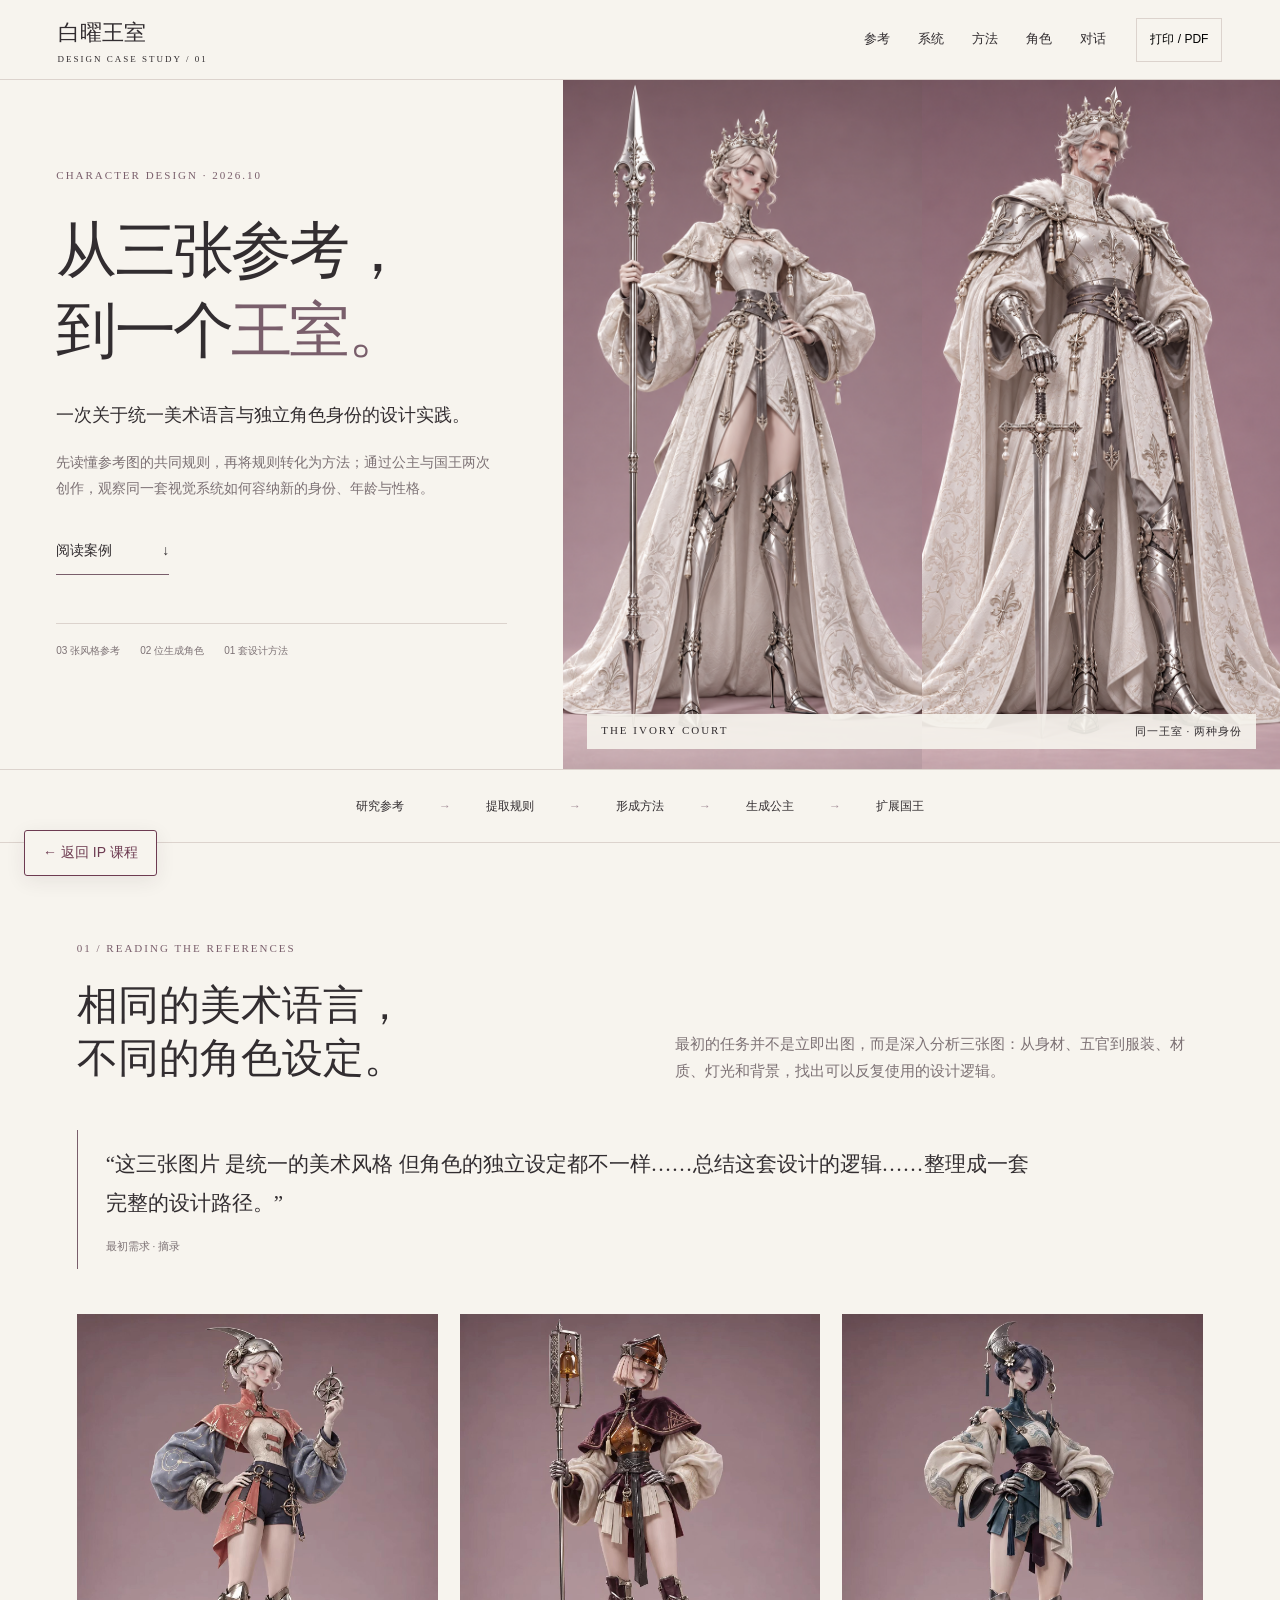
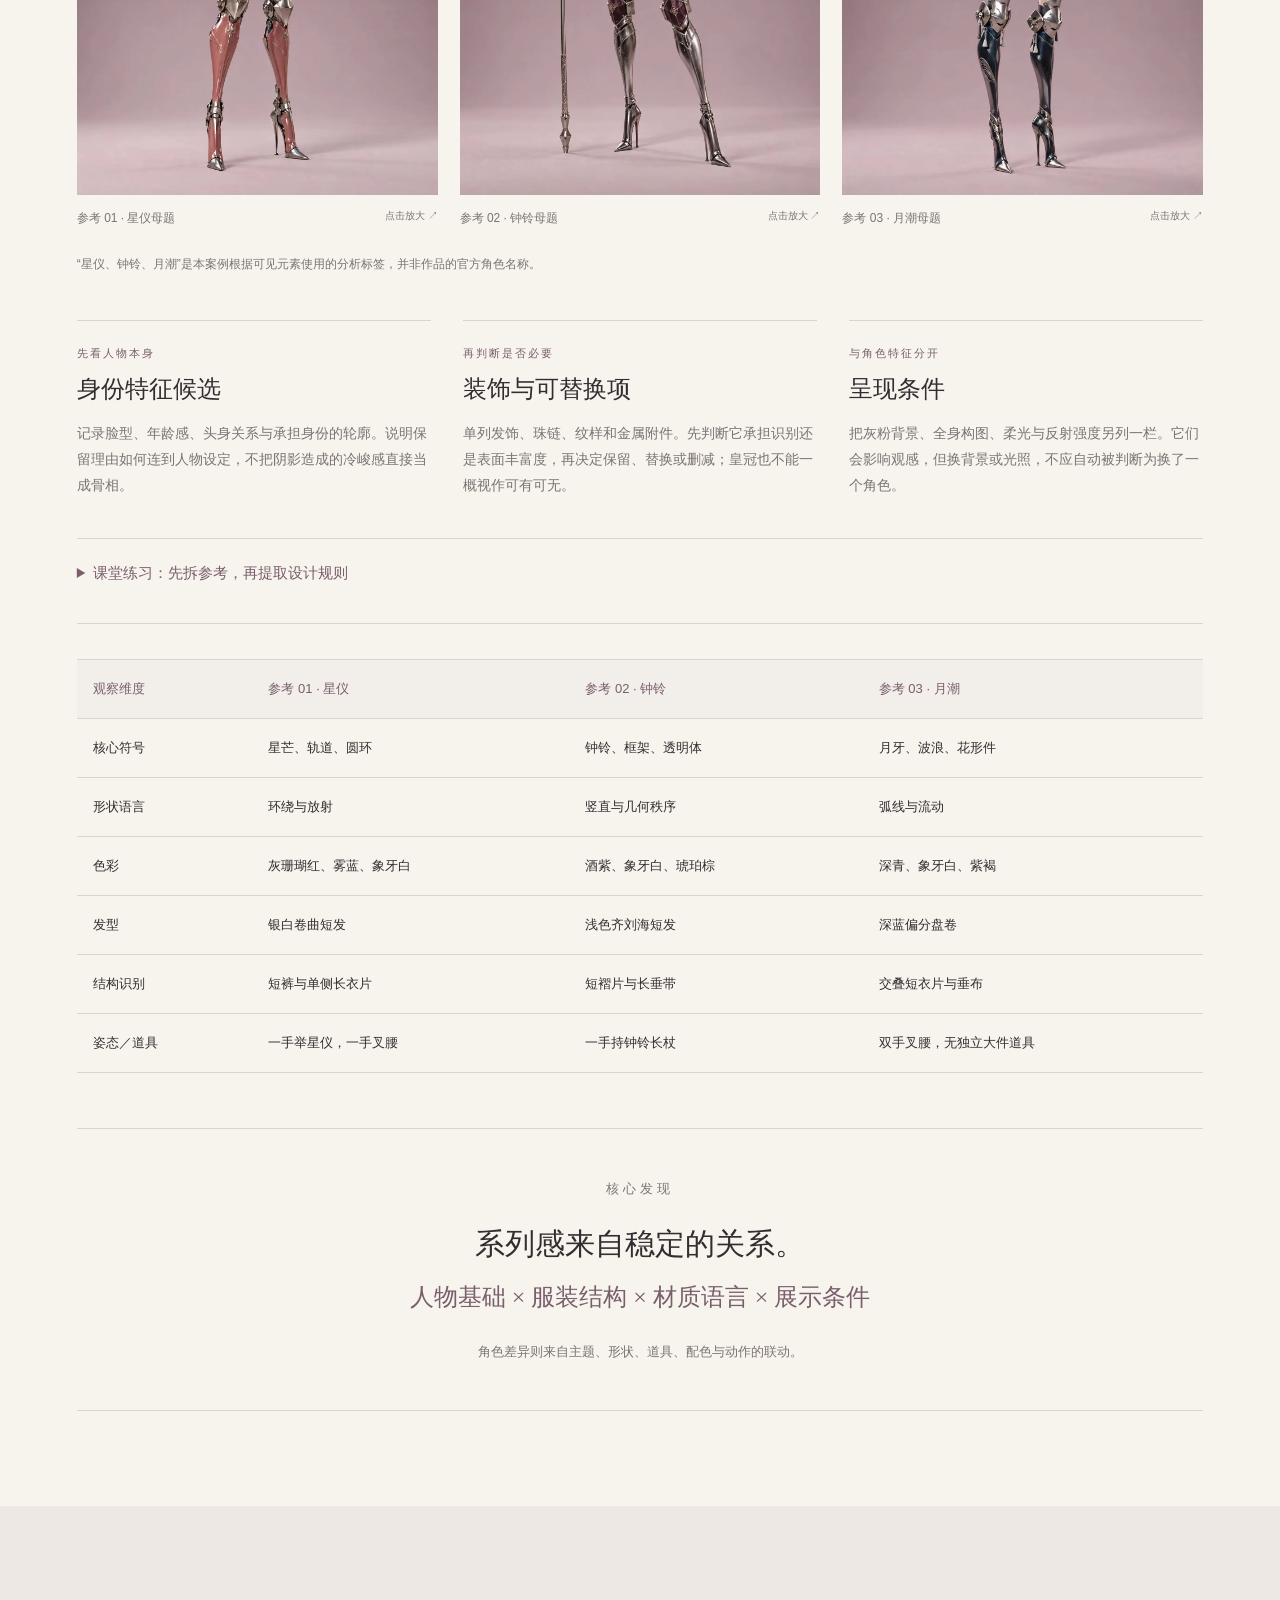
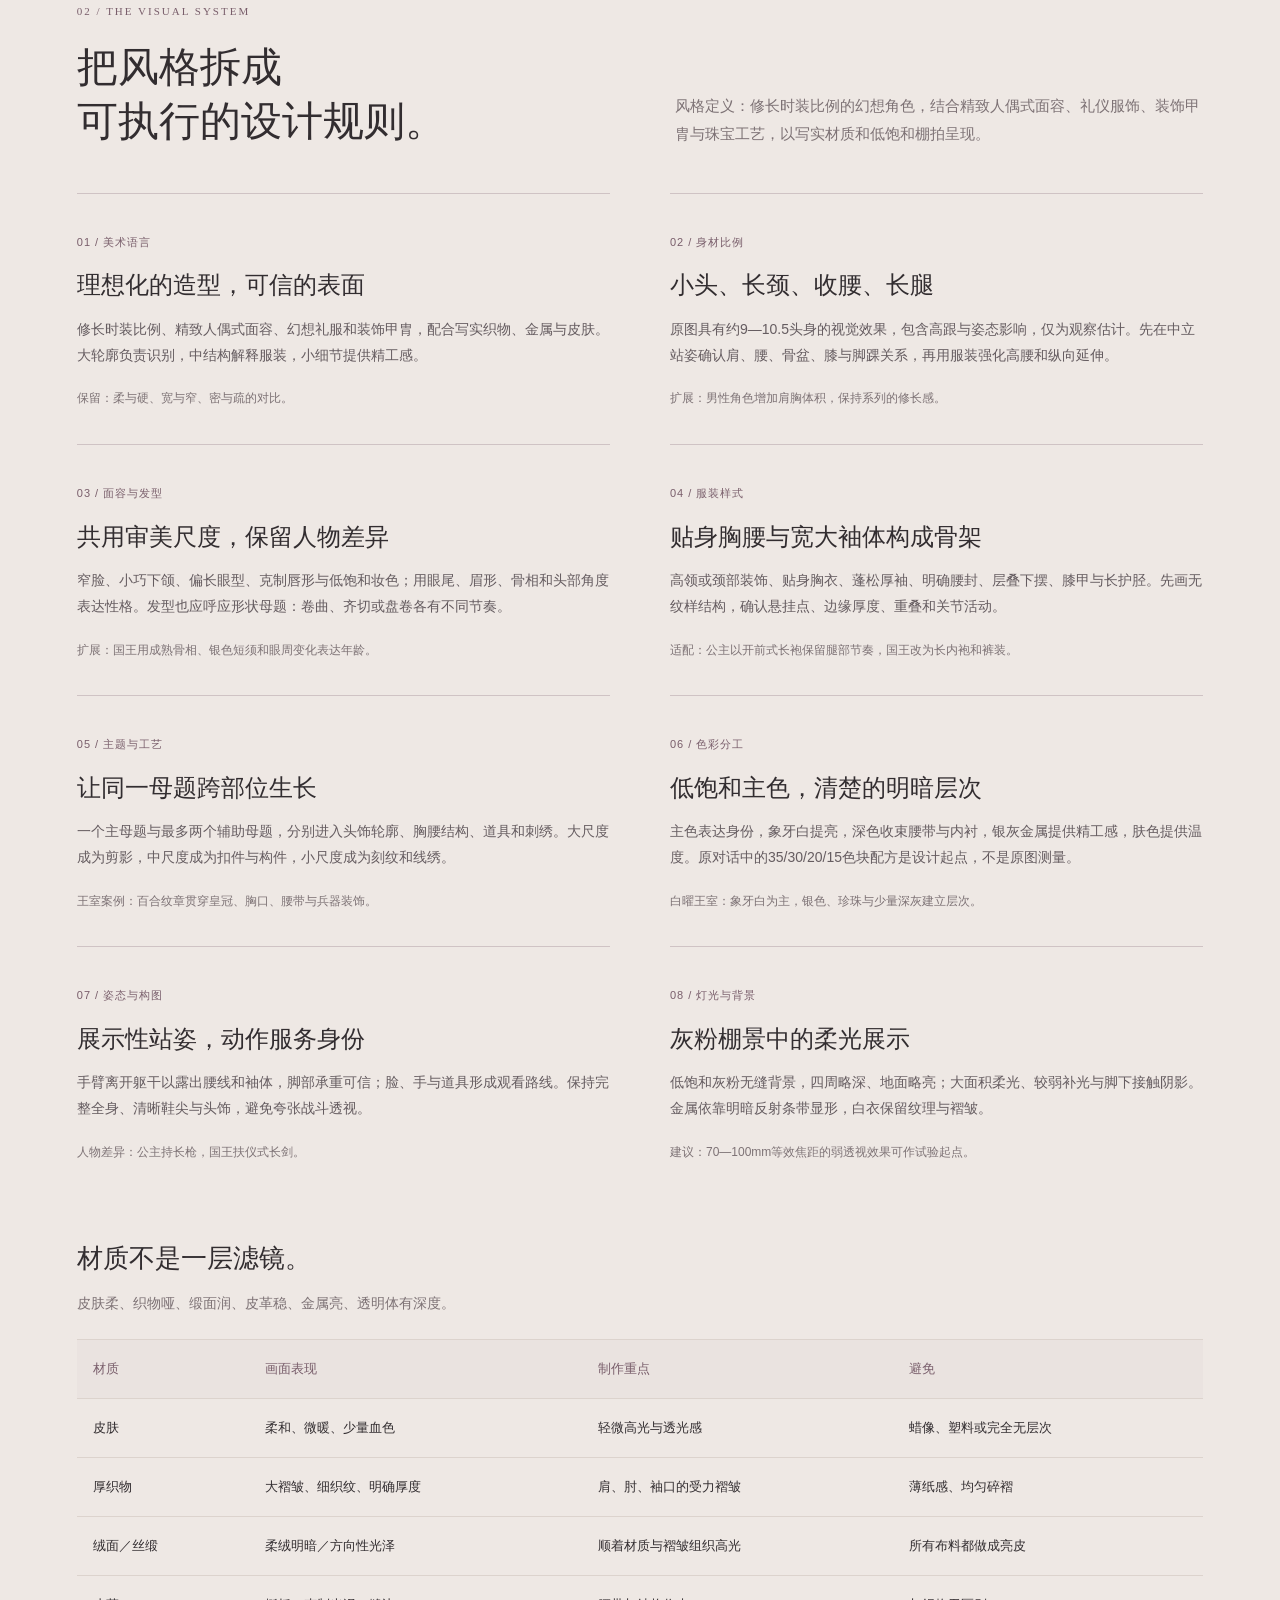
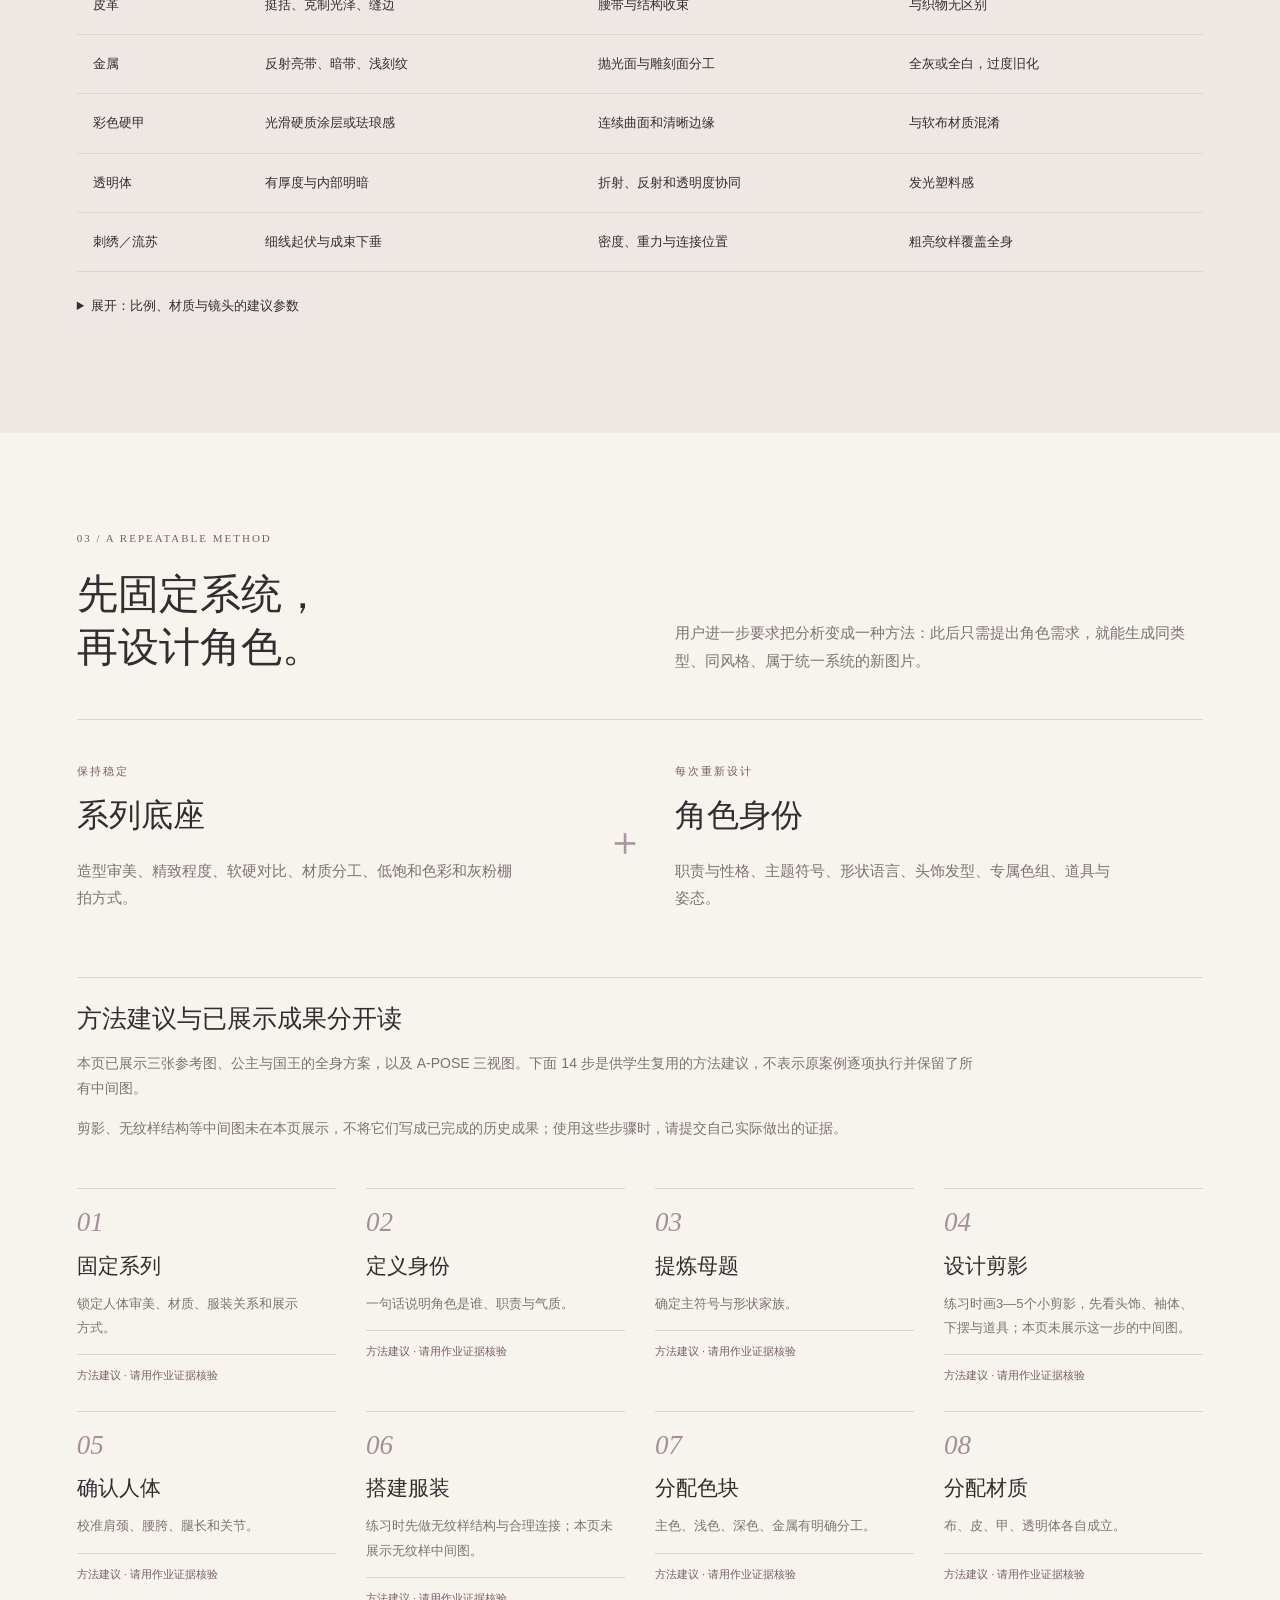
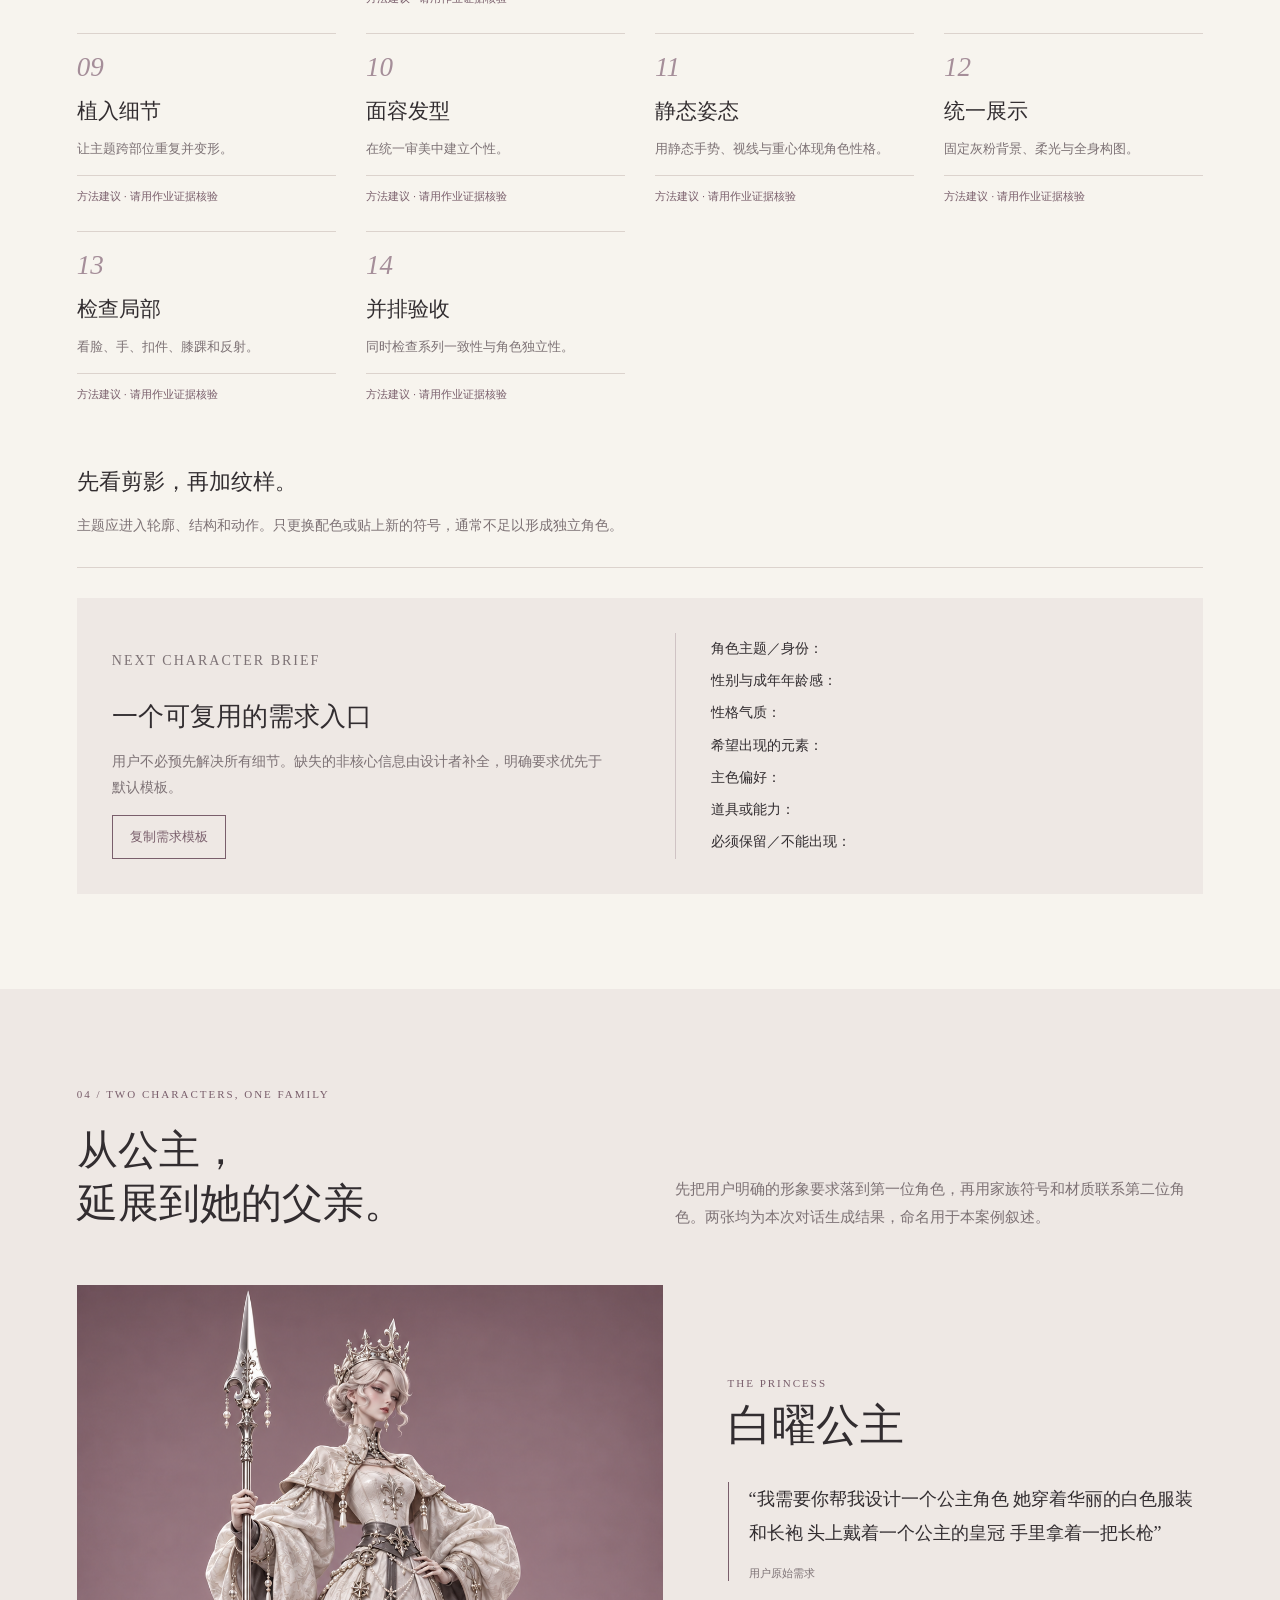
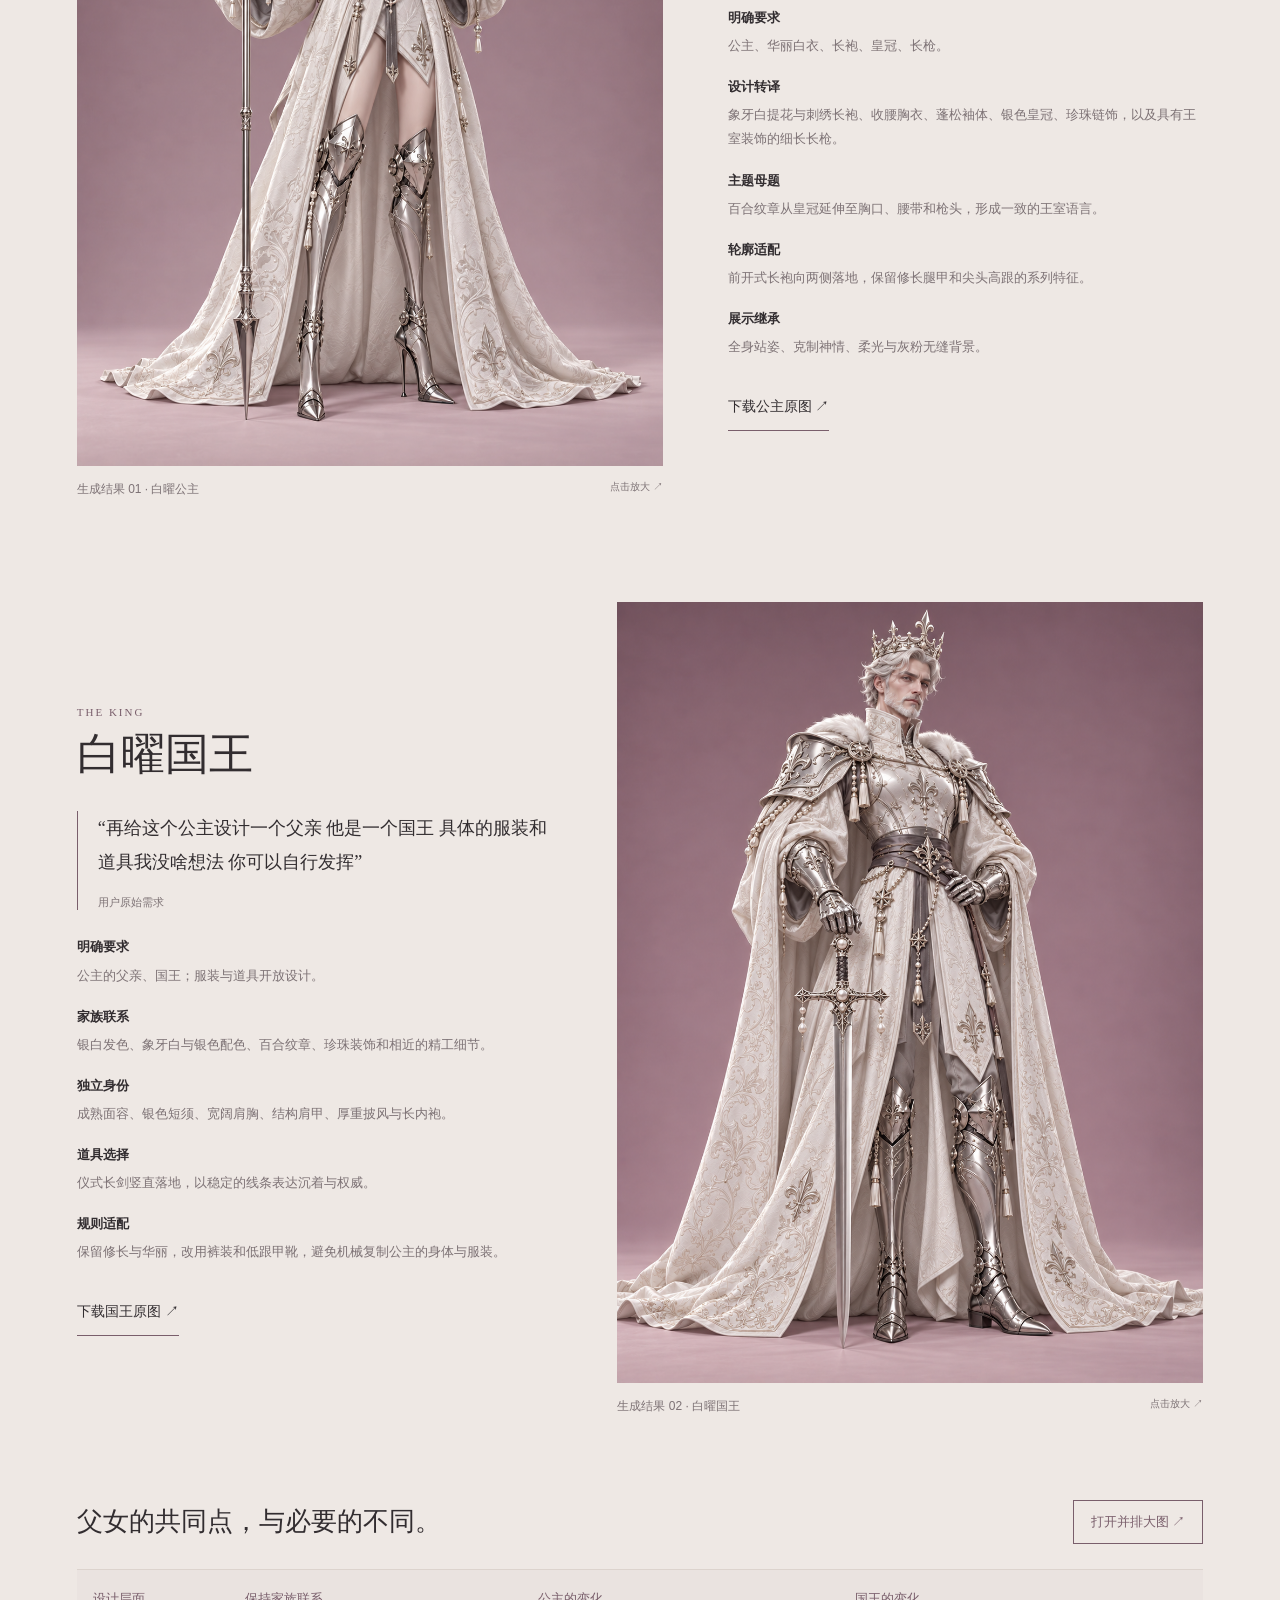
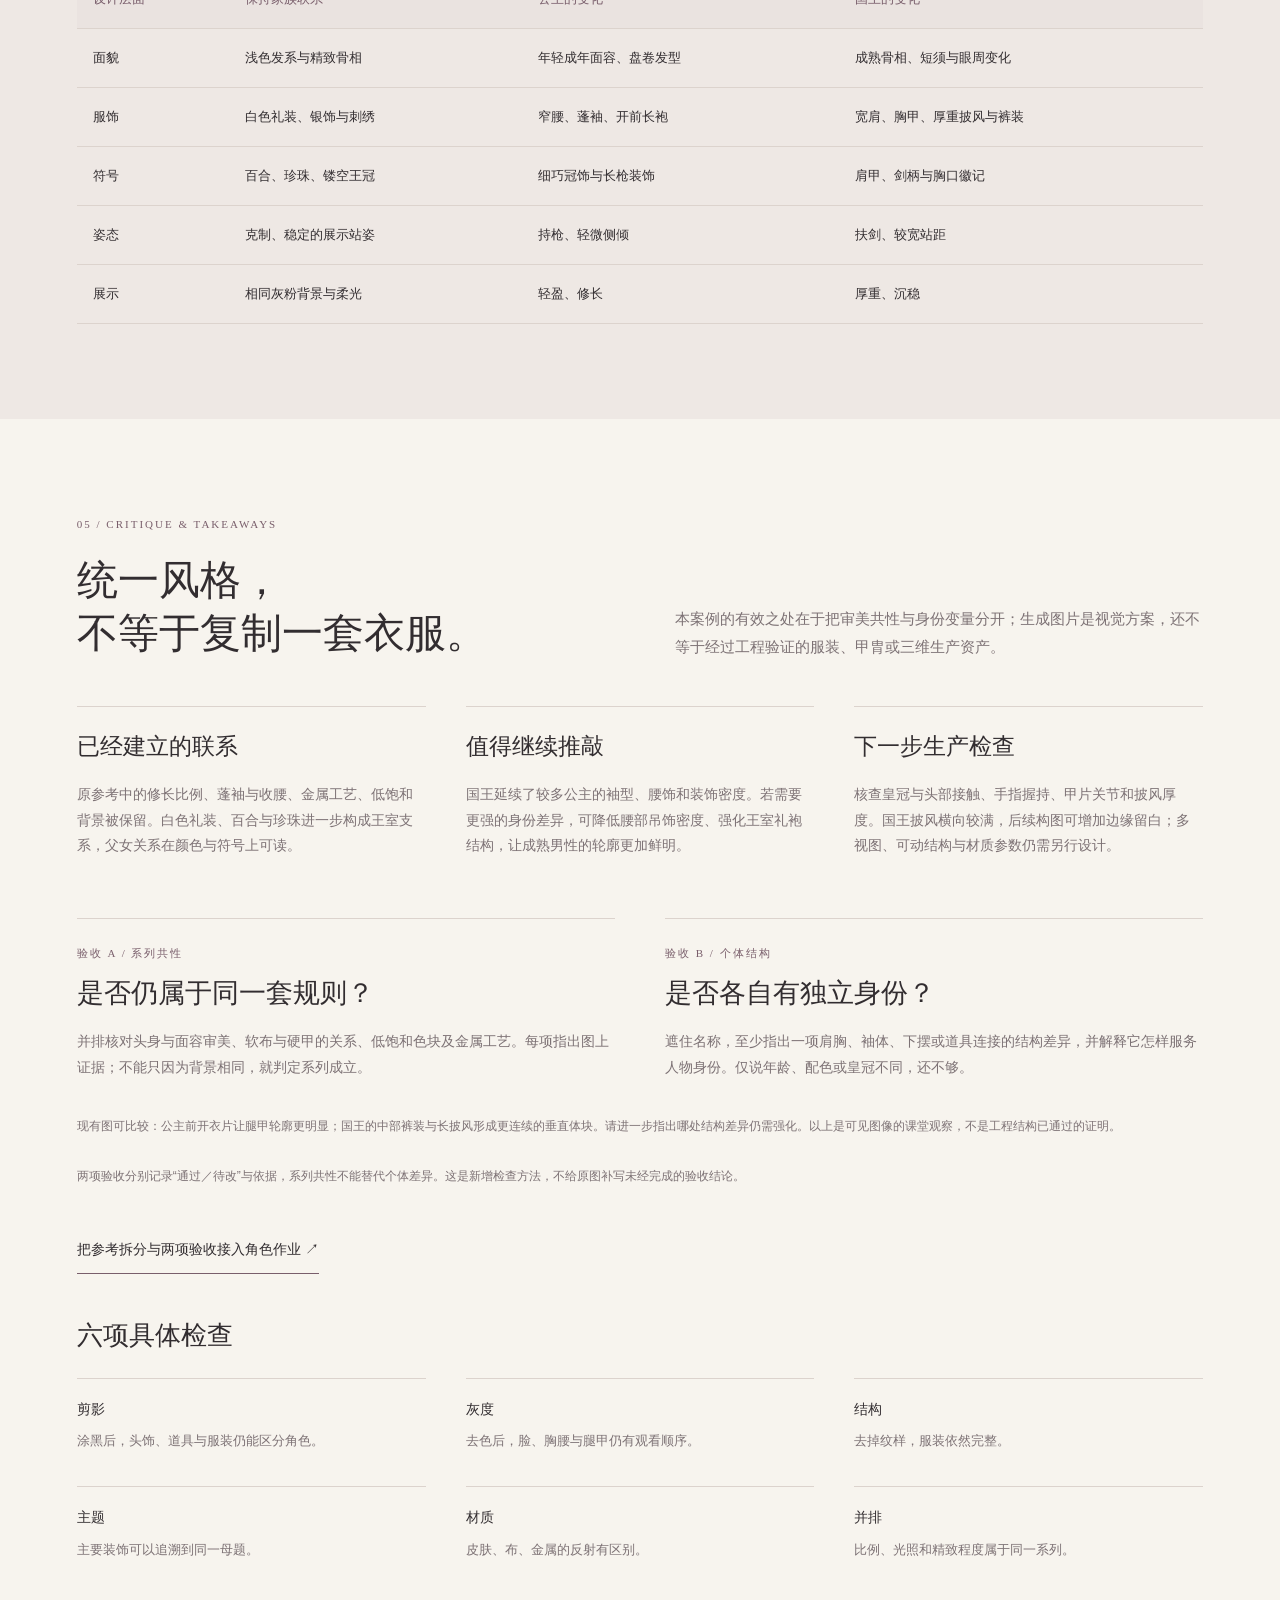
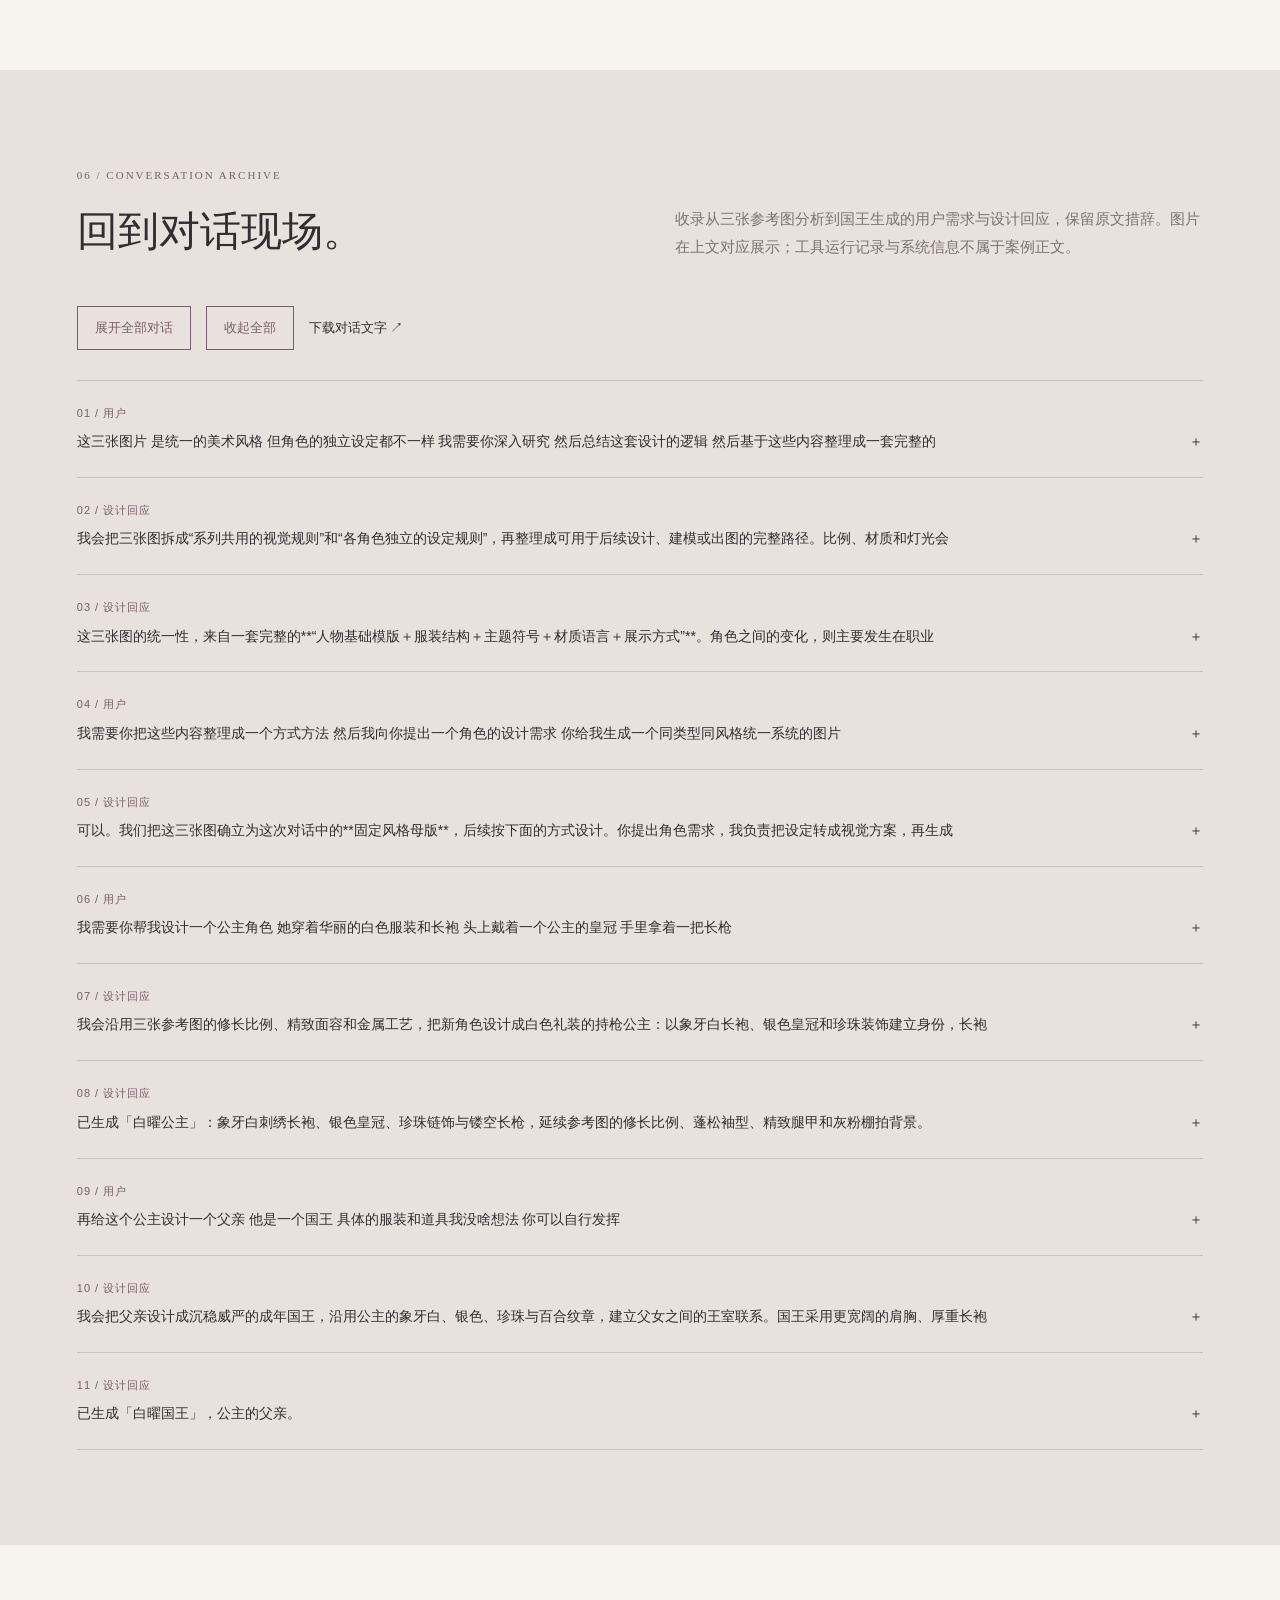
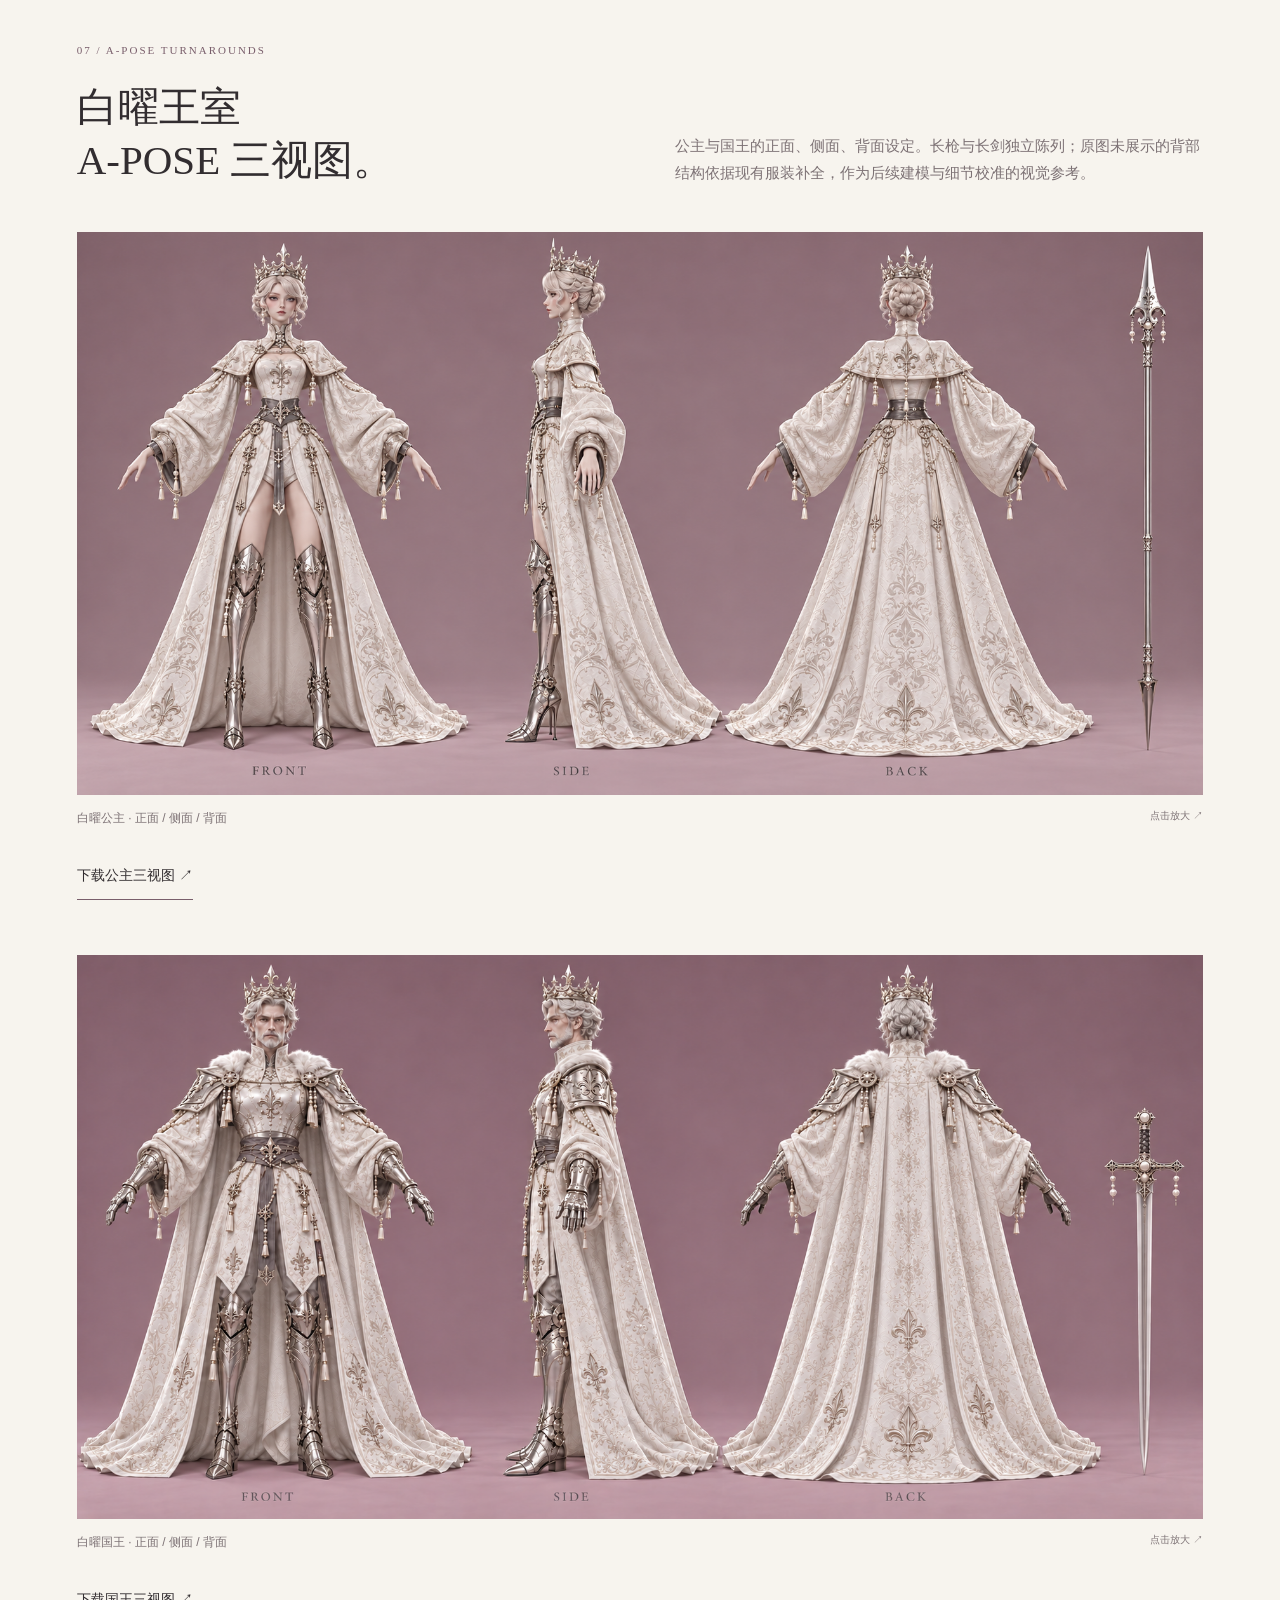
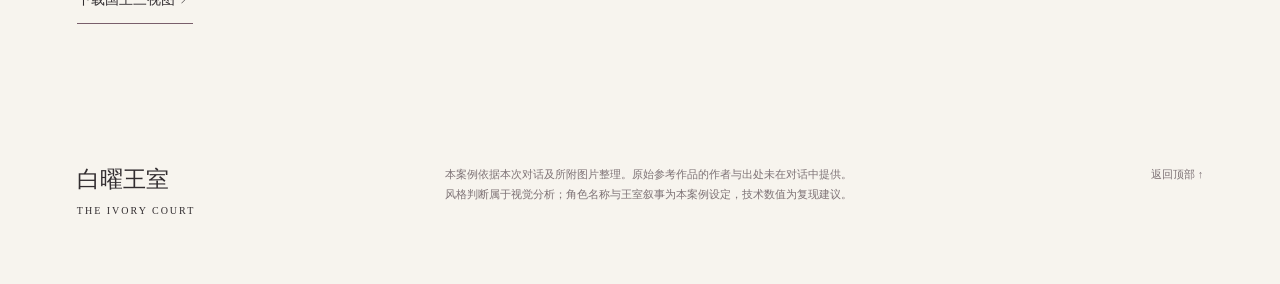
<file: ivory-court/index.html>
<!doctype html><html lang="zh-CN"><head><meta charset="utf-8"><meta name="viewport" content="width=device-width, initial-scale=1"><title>白曜王室｜从参考到角色系统</title><meta name="description" content="三张风格参考如何转化为统一角色设计方法，并扩展出白曜公主与国王。包含原图、设计解析、完整工作路径及对话档案。"><link rel="icon" href="data:image/svg+xml,%3Csvg xmlns='http://www.w3.org/2000/svg' viewBox='0 0 32 32'%3E%3Crect width='32' height='32' fill='%23695460'/%3E%3Cpath d='M5 10l6 5 5-10 5 10 6-5-3 15H8z' fill='%23eee6da'/%3E%3C/svg%3E"><link rel="stylesheet" href="style.css?v=character-20261012"><link rel="stylesheet" href="course-return.css"></head><body><div class="progress" id="progress"></div><header><a class="brand" href="#top">白曜王室<span>DESIGN CASE STUDY / 01</span></a><nav aria-label="章节导航"><a href="#references">参考</a><a href="#system">系统</a><a href="#method">方法</a><a href="#characters">角色</a><a href="#archive">对话</a></nav><button class="print" onclick="window.print()">打印 / PDF</button></header><main id="top">
<section class="hero"><div class="hero-copy"><p class="eyebrow">CHARACTER DESIGN · 2026.10</p><h1>从三张参考，<br>到一个<span>王室。</span></h1><p class="lead">一次关于统一美术语言与独立角色身份的设计实践。</p><p>先读懂参考图的共同规则，再将规则转化为方法；通过公主与国王两次创作，观察同一套视觉系统如何容纳新的身份、年龄与性格。</p><a class="text-link" href="#references">阅读案例 <span>↓</span></a><div class="hero-meta"><span>03 张风格参考</span><span>02 位生成角色</span><span>01 套设计方法</span></div></div><div class="hero-art"><img src="assets/princess.png" alt="白曜公主，象牙白长袍、皇冠与长枪"><img src="assets/king.png" alt="白曜国王，宽肩银甲、长披风与仪式长剑"><div class="art-label">THE IVORY COURT <span>同一王室 · 两种身份</span></div></div></section>
<div class="chapter-index"><span>研究参考</span><b>→</b><span>提取规则</span><b>→</b><span>形成方法</span><b>→</b><span>生成公主</span><b>→</b><span>扩展国王</span></div>
<section id="references" class="section"><div class="section-head"><p class="eyebrow">01 / READING THE REFERENCES</p><h2>相同的美术语言，<br>不同的角色设定。</h2><p>最初的任务并不是立即出图，而是深入分析三张图：从身材、五官到服装、材质、灯光和背景，找出可以反复使用的设计逻辑。</p></div><blockquote class="request">“这三张图片 是统一的美术风格 但角色的独立设定都不一样……总结这套设计的逻辑……整理成一套完整的设计路径。”<cite>最初需求 · 摘录</cite></blockquote><div class="reference-grid"><figure><button class="image-open" data-src="assets/reference-01.jpg" aria-label="放大查看：参考 01 · 星仪母题"><img src="assets/reference-01.jpg" alt="参考 01 · 星仪母题" loading="lazy"></button><figcaption>参考 01 · 星仪母题<span>点击放大 ↗</span></figcaption></figure><figure><button class="image-open" data-src="assets/reference-02.jpg" aria-label="放大查看：参考 02 · 钟铃母题"><img src="assets/reference-02.jpg" alt="参考 02 · 钟铃母题" loading="lazy"></button><figcaption>参考 02 · 钟铃母题<span>点击放大 ↗</span></figcaption></figure><figure><button class="image-open" data-src="assets/reference-03.jpg" aria-label="放大查看：参考 03 · 月潮母题"><img src="assets/reference-03.jpg" alt="参考 03 · 月潮母题" loading="lazy"></button><figcaption>参考 03 · 月潮母题<span>点击放大 ↗</span></figcaption></figure></div><p class="note">“星仪、钟铃、月潮”是本案例根据可见元素使用的分析标签，并非作品的官方角色名称。</p><div class="reference-triage"><article><p class="eyebrow">先看人物本身</p><h3>身份特征候选</h3><p>记录脸型、年龄感、头身关系与承担身份的轮廓。说明保留理由如何连到人物设定，不把阴影造成的冷峻感直接当成骨相。</p></article><article><p class="eyebrow">再判断是否必要</p><h3>装饰与可替换项</h3><p>单列发饰、珠链、纹样和金属附件。先判断它承担识别还是表面丰富度，再决定保留、替换或删减；皇冠也不能一概视作可有可无。</p></article><article><p class="eyebrow">与角色特征分开</p><h3>呈现条件</h3><p>把灰粉背景、全身构图、柔光与反射强度另列一栏。它们会影响观感，但换背景或光照，不应自动被判断为换了一个角色。</p></article></div><details class="reference-exercise"><summary>课堂练习：先拆参考，再提取设计规则</summary><p>任选一张参考，分别写出身份特征候选、装饰与可替换项、呈现条件；每栏指出一个可见部位与判断依据，不确定就标“待核验”。再回答：换掉某件装饰后，哪些特征仍必须保留？</p><p>这张拆分表是新增练习，不是对原作者设计意图的确认。原参考的作者和出处仍按页尾说明保留。</p></details><div class="table-scroll"><table><thead><tr><th>观察维度</th><th>参考 01 · 星仪</th><th>参考 02 · 钟铃</th><th>参考 03 · 月潮</th></tr></thead><tbody><tr><td>核心符号</td><td>星芒、轨道、圆环</td><td>钟铃、框架、透明体</td><td>月牙、波浪、花形件</td></tr><tr><td>形状语言</td><td>环绕与放射</td><td>竖直与几何秩序</td><td>弧线与流动</td></tr><tr><td>色彩</td><td>灰珊瑚红、雾蓝、象牙白</td><td>酒紫、象牙白、琥珀棕</td><td>深青、象牙白、紫褐</td></tr><tr><td>发型</td><td>银白卷曲短发</td><td>浅色齐刘海短发</td><td>深蓝偏分盘卷</td></tr><tr><td>结构识别</td><td>短裤与单侧长衣片</td><td>短褶片与长垂带</td><td>交叠短衣片与垂布</td></tr><tr><td>姿态／道具</td><td>一手举星仪，一手叉腰</td><td>一手持钟铃长杖</td><td>双手叉腰，无独立大件道具</td></tr></tbody></table></div><div class="thesis"><small>核心发现</small><p>系列感来自稳定的关系。<br><em>人物基础 × 服装结构 × 材质语言 × 展示条件</em></p><span>角色差异则来自主题、形状、道具、配色与动作的联动。</span></div></section>
<section id="system" class="section tinted"><div class="section-head"><p class="eyebrow">02 / THE VISUAL SYSTEM</p><h2>把风格拆成<br>可执行的设计规则。</h2><p>风格定义：修长时装比例的幻想角色，结合精致人偶式面容、礼仪服饰、装饰甲胄与珠宝工艺，以写实材质和低饱和棚拍呈现。</p></div><div class="spec-grid"><article class="spec"><span class="spec-no">01 / 美术语言</span><h3>理想化的造型，可信的表面</h3><p>修长时装比例、精致人偶式面容、幻想礼服和装饰甲胄，配合写实织物、金属与皮肤。大轮廓负责识别，中结构解释服装，小细节提供精工感。</p><small>保留：柔与硬、宽与窄、密与疏的对比。</small></article><article class="spec"><span class="spec-no">02 / 身材比例</span><h3>小头、长颈、收腰、长腿</h3><p>原图具有约9—10.5头身的视觉效果，包含高跟与姿态影响，仅为观察估计。先在中立站姿确认肩、腰、骨盆、膝与脚踝关系，再用服装强化高腰和纵向延伸。</p><small>扩展：男性角色增加肩胸体积，保持系列的修长感。</small></article><article class="spec"><span class="spec-no">03 / 面容与发型</span><h3>共用审美尺度，保留人物差异</h3><p>窄脸、小巧下颌、偏长眼型、克制唇形与低饱和妆色；用眼尾、眉形、骨相和头部角度表达性格。发型也应呼应形状母题：卷曲、齐切或盘卷各有不同节奏。</p><small>扩展：国王用成熟骨相、银色短须和眼周变化表达年龄。</small></article><article class="spec"><span class="spec-no">04 / 服装样式</span><h3>贴身胸腰与宽大袖体构成骨架</h3><p>高领或颈部装饰、贴身胸衣、蓬松厚袖、明确腰封、层叠下摆、膝甲与长护胫。先画无纹样结构，确认悬挂点、边缘厚度、重叠和关节活动。</p><small>适配：公主以开前式长袍保留腿部节奏，国王改为长内袍和裤装。</small></article><article class="spec"><span class="spec-no">05 / 主题与工艺</span><h3>让同一母题跨部位生长</h3><p>一个主母题与最多两个辅助母题，分别进入头饰轮廓、胸腰结构、道具和刺绣。大尺度成为剪影，中尺度成为扣件与构件，小尺度成为刻纹和线绣。</p><small>王室案例：百合纹章贯穿皇冠、胸口、腰带与兵器装饰。</small></article><article class="spec"><span class="spec-no">06 / 色彩分工</span><h3>低饱和主色，清楚的明暗层次</h3><p>主色表达身份，象牙白提亮，深色收束腰带与内衬，银灰金属提供精工感，肤色提供温度。原对话中的35/30/20/15色块配方是设计起点，不是原图测量。</p><small>白曜王室：象牙白为主，银色、珍珠与少量深灰建立层次。</small></article><article class="spec"><span class="spec-no">07 / 姿态与构图</span><h3>展示性站姿，动作服务身份</h3><p>手臂离开躯干以露出腰线和袖体，脚部承重可信；脸、手与道具形成观看路线。保持完整全身、清晰鞋尖与头饰，避免夸张战斗透视。</p><small>人物差异：公主持长枪，国王扶仪式长剑。</small></article><article class="spec"><span class="spec-no">08 / 灯光与背景</span><h3>灰粉棚景中的柔光展示</h3><p>低饱和灰粉无缝背景，四周略深、地面略亮；大面积柔光、较弱补光与脚下接触阴影。金属依靠明暗反射条带显形，白衣保留纹理与褶皱。</p><small>建议：70—100mm等效焦距的弱透视效果可作试验起点。</small></article></div><div class="material-head"><h3>材质不是一层滤镜。</h3><p>皮肤柔、织物哑、缎面润、皮革稳、金属亮、透明体有深度。</p></div><div class="table-scroll"><table><thead><tr><th>材质</th><th>画面表现</th><th>制作重点</th><th>避免</th></tr></thead><tbody><tr><td>皮肤</td><td>柔和、微暖、少量血色</td><td>轻微高光与透光感</td><td>蜡像、塑料或完全无层次</td></tr><tr><td>厚织物</td><td>大褶皱、细织纹、明确厚度</td><td>肩、肘、袖口的受力褶皱</td><td>薄纸感、均匀碎褶</td></tr><tr><td>绒面／丝缎</td><td>柔绒明暗／方向性光泽</td><td>顺着材质与褶皱组织高光</td><td>所有布料都做成亮皮</td></tr><tr><td>皮革</td><td>挺括、克制光泽、缝边</td><td>腰带与结构收束</td><td>与织物无区别</td></tr><tr><td>金属</td><td>反射亮带、暗带、浅刻纹</td><td>抛光面与雕刻面分工</td><td>全灰或全白，过度旧化</td></tr><tr><td>彩色硬甲</td><td>光滑硬质涂层或珐琅感</td><td>连续曲面和清晰边缘</td><td>与软布材质混淆</td></tr><tr><td>透明体</td><td>有厚度与内部明暗</td><td>折射、反射和透明度协同</td><td>发光塑料感</td></tr><tr><td>刺绣／流苏</td><td>细线起伏与成束下垂</td><td>密度、重力与连接位置</td><td>粗亮纹样覆盖全身</td></tr></tbody></table></div><details class="technical"><summary>展开：比例、材质与镜头的建议参数</summary><p>这些数值是复现起点，不是原作者的制作数据。视觉头身约9—10.5；抛光金属粗糙度约0.15—0.30，较哑雕刻金属约0.30—0.45，皮革约0.35—0.55，普通织物约0.55—0.80。实际表现取决于渲染器、光源与贴图；绒面、丝缎、皮肤和透明体还需要对应着色特性。镜头可从70—100mm全画幅等效视觉效果试起，画幅约3:4。</p></details></section>
<section id="method" class="section"><div class="section-head"><p class="eyebrow">03 / A REPEATABLE METHOD</p><h2>先固定系统，<br>再设计角色。</h2><p>用户进一步要求把分析变成一种方法：此后只需提出角色需求，就能生成同类型、同风格、属于统一系统的新图片。</p></div><div class="method-split"><article><span class="eyebrow">保持稳定</span><h3>系列底座</h3><p>造型审美、精致程度、软硬对比、材质分工、低饱和色彩和灰粉棚拍方式。</p></article><span class="plus">＋</span><article><span class="eyebrow">每次重新设计</span><h3>角色身份</h3><p>职责与性格、主题符号、形状语言、头饰发型、专属色组、道具与姿态。</p></article></div><div class="method-evidence"><h3>方法建议与已展示成果分开读</h3><p>本页已展示三张参考图、公主与国王的全身方案，以及 A-POSE 三视图。下面 14 步是供学生复用的方法建议，不表示原案例逐项执行并保留了所有中间图。</p><p>剪影、无纹样结构等中间图未在本页展示，不将它们写成已完成的历史成果；使用这些步骤时，请提交自己实际做出的证据。</p></div><div class="workflow"><article><span>01</span><h3>固定系列</h3><p>锁定人体审美、材质、服装关系和展示方式。</p><small class="workflow-status">方法建议 · 请用作业证据核验</small></article><article><span>02</span><h3>定义身份</h3><p>一句话说明角色是谁、职责与气质。</p><small class="workflow-status">方法建议 · 请用作业证据核验</small></article><article><span>03</span><h3>提炼母题</h3><p>确定主符号与形状家族。</p><small class="workflow-status">方法建议 · 请用作业证据核验</small></article><article><span>04</span><h3>设计剪影</h3><p>练习时画3—5个小剪影，先看头饰、袖体、下摆与道具；本页未展示这一步的中间图。</p><small class="workflow-status">方法建议 · 请用作业证据核验</small></article><article><span>05</span><h3>确认人体</h3><p>校准肩颈、腰胯、腿长和关节。</p><small class="workflow-status">方法建议 · 请用作业证据核验</small></article><article><span>06</span><h3>搭建服装</h3><p>练习时先做无纹样结构与合理连接；本页未展示无纹样中间图。</p><small class="workflow-status">方法建议 · 请用作业证据核验</small></article><article><span>07</span><h3>分配色块</h3><p>主色、浅色、深色、金属有明确分工。</p><small class="workflow-status">方法建议 · 请用作业证据核验</small></article><article><span>08</span><h3>分配材质</h3><p>布、皮、甲、透明体各自成立。</p><small class="workflow-status">方法建议 · 请用作业证据核验</small></article><article><span>09</span><h3>植入细节</h3><p>让主题跨部位重复并变形。</p><small class="workflow-status">方法建议 · 请用作业证据核验</small></article><article><span>10</span><h3>面容发型</h3><p>在统一审美中建立个性。</p><small class="workflow-status">方法建议 · 请用作业证据核验</small></article><article><span>11</span><h3>静态姿态</h3><p>用静态手势、视线与重心体现角色性格。</p><small class="workflow-status">方法建议 · 请用作业证据核验</small></article><article><span>12</span><h3>统一展示</h3><p>固定灰粉背景、柔光与全身构图。</p><small class="workflow-status">方法建议 · 请用作业证据核验</small></article><article><span>13</span><h3>检查局部</h3><p>看脸、手、扣件、膝踝和反射。</p><small class="workflow-status">方法建议 · 请用作业证据核验</small></article><article><span>14</span><h3>并排验收</h3><p>同时检查系列一致性与角色独立性。</p><small class="workflow-status">方法建议 · 请用作业证据核验</small></article></div><div class="callout"><b>先看剪影，再加纹样。</b><p>主题应进入轮廓、结构和动作。只更换配色或贴上新的符号，通常不足以形成独立角色。</p></div><div class="brief-box"><div><p class="eyebrow">NEXT CHARACTER BRIEF</p><h3>一个可复用的需求入口</h3><p>用户不必预先解决所有细节。缺失的非核心信息由设计者补全，明确要求优先于默认模板。</p><button id="copyBrief">复制需求模板</button><span id="copyStatus" role="status"></span></div><pre id="briefText">角色主题／身份：
性别与成年年龄感：
性格气质：
希望出现的元素：
主色偏好：
道具或能力：
必须保留／不能出现：</pre></div></section>
<section id="characters" class="section tinted"><div class="section-head"><p class="eyebrow">04 / TWO CHARACTERS, ONE FAMILY</p><h2>从公主，<br>延展到她的父亲。</h2><p>先把用户明确的形象要求落到第一位角色，再用家族符号和材质联系第二位角色。两张均为本次对话生成结果，命名用于本案例叙述。</p></div><article class="character"><figure><button class="image-open" data-src="assets/princess.png" aria-label="放大查看：生成结果 01 · 白曜公主"><img src="assets/princess.png" alt="生成结果 01 · 白曜公主" loading="lazy"></button><figcaption>生成结果 01 · 白曜公主<span>点击放大 ↗</span></figcaption></figure><div class="character-copy"><span class="eyebrow">THE PRINCESS</span><h3>白曜公主</h3><blockquote>“我需要你帮我设计一个公主角色 她穿着华丽的白色服装和长袍 头上戴着一个公主的皇冠 手里拿着一把长枪”<cite>用户原始需求</cite></blockquote><dl><dt>明确要求</dt><dd>公主、华丽白衣、长袍、皇冠、长枪。</dd><dt>设计转译</dt><dd>象牙白提花与刺绣长袍、收腰胸衣、蓬松袖体、银色皇冠、珍珠链饰，以及具有王室装饰的细长长枪。</dd><dt>主题母题</dt><dd>百合纹章从皇冠延伸至胸口、腰带和枪头，形成一致的王室语言。</dd><dt>轮廓适配</dt><dd>前开式长袍向两侧落地，保留修长腿甲和尖头高跟的系列特征。</dd><dt>展示继承</dt><dd>全身站姿、克制神情、柔光与灰粉无缝背景。</dd></dl><a class="text-link" href="assets/princess.png" download="白曜公主.png">下载公主原图 ↗</a></div></article><article class="character reverse"><figure><button class="image-open" data-src="assets/king.png" aria-label="放大查看：生成结果 02 · 白曜国王"><img src="assets/king.png" alt="生成结果 02 · 白曜国王" loading="lazy"></button><figcaption>生成结果 02 · 白曜国王<span>点击放大 ↗</span></figcaption></figure><div class="character-copy"><span class="eyebrow">THE KING</span><h3>白曜国王</h3><blockquote>“再给这个公主设计一个父亲 他是一个国王 具体的服装和道具我没啥想法 你可以自行发挥”<cite>用户原始需求</cite></blockquote><dl><dt>明确要求</dt><dd>公主的父亲、国王；服装与道具开放设计。</dd><dt>家族联系</dt><dd>银白发色、象牙白与银色配色、百合纹章、珍珠装饰和相近的精工细节。</dd><dt>独立身份</dt><dd>成熟面容、银色短须、宽阔肩胸、结构肩甲、厚重披风与长内袍。</dd><dt>道具选择</dt><dd>仪式长剑竖直落地，以稳定的线条表达沉着与权威。</dd><dt>规则适配</dt><dd>保留修长与华丽，改用裤装和低跟甲靴，避免机械复制公主的身体与服装。</dd></dl><a class="text-link" href="assets/king.png" download="白曜国王.png">下载国王原图 ↗</a></div></article><div class="compare-heading"><h3>父女的共同点，与必要的不同。</h3><button id="compareButton">打开并排大图 ↗</button></div><div class="table-scroll"><table><thead><tr><th>设计层面</th><th>保持家族联系</th><th>公主的变化</th><th>国王的变化</th></tr></thead><tbody><tr><td>面貌</td><td>浅色发系与精致骨相</td><td>年轻成年面容、盘卷发型</td><td>成熟骨相、短须与眼周变化</td></tr><tr><td>服饰</td><td>白色礼装、银饰与刺绣</td><td>窄腰、蓬袖、开前长袍</td><td>宽肩、胸甲、厚重披风与裤装</td></tr><tr><td>符号</td><td>百合、珍珠、镂空王冠</td><td>细巧冠饰与长枪装饰</td><td>肩甲、剑柄与胸口徽记</td></tr><tr><td>姿态</td><td>克制、稳定的展示站姿</td><td>持枪、轻微侧倾</td><td>扶剑、较宽站距</td></tr><tr><td>展示</td><td>相同灰粉背景与柔光</td><td>轻盈、修长</td><td>厚重、沉稳</td></tr></tbody></table></div></section>
<section id="review" class="section"><div class="section-head"><p class="eyebrow">05 / CRITIQUE & TAKEAWAYS</p><h2>统一风格，<br>不等于复制一套衣服。</h2><p>本案例的有效之处在于把审美共性与身份变量分开；生成图片是视觉方案，还不等于经过工程验证的服装、甲胄或三维生产资产。</p></div><div class="review-grid"><article><h3>已经建立的联系</h3><p>原参考中的修长比例、蓬袖与收腰、金属工艺、低饱和背景被保留。白色礼装、百合与珍珠进一步构成王室支系，父女关系在颜色与符号上可读。</p></article><article><h3>值得继续推敲</h3><p>国王延续了较多公主的袖型、腰饰和装饰密度。若需要更强的身份差异，可降低腰部吊饰密度、强化王室礼袍结构，让成熟男性的轮廓更加鲜明。</p></article><article><h3>下一步生产检查</h3><p>核查皇冠与头部接触、手指握持、甲片关节和披风厚度。国王披风横向较满，后续构图可增加边缘留白；多视图、可动结构与材质参数仍需另行设计。</p></article></div><div class="dual-review"><article><p class="eyebrow">验收 A / 系列共性</p><h3>是否仍属于同一套规则？</h3><p>并排核对头身与面容审美、软布与硬甲的关系、低饱和色块及金属工艺。每项指出图上证据；不能只因为背景相同，就判定系列成立。</p></article><article><p class="eyebrow">验收 B / 个体结构</p><h3>是否各自有独立身份？</h3><p>遮住名称，至少指出一项肩胸、袖体、下摆或道具连接的结构差异，并解释它怎样服务人物身份。仅说年龄、配色或皇冠不同，还不够。</p></article></div><p class="note">现有图可比较：公主前开衣片让腿甲轮廓更明显；国王的中部裤装与长披风形成更连续的垂直体块。请进一步指出哪处结构差异仍需强化。以上是可见图像的课堂观察，不是工程结构已通过的证明。</p><p class="note">两项验收分别记录“通过／待改”与依据，系列共性不能替代个体差异。这是新增检查方法，不给原图补写未经完成的验收结论。</p><a class="text-link" href="../index.html#character-homework">把参考拆分与两项验收接入角色作业 ↗</a><h3 class="checks-title">六项具体检查</h3><div class="checks"><div><b>剪影</b><p>涂黑后，头饰、道具与服装仍能区分角色。</p></div><div><b>灰度</b><p>去色后，脸、胸腰与腿甲仍有观看顺序。</p></div><div><b>结构</b><p>去掉纹样，服装依然完整。</p></div><div><b>主题</b><p>主要装饰可以追溯到同一母题。</p></div><div><b>材质</b><p>皮肤、布、金属的反射有区别。</p></div><div><b>并排</b><p>比例、光照和精致程度属于同一系列。</p></div></div></section>
<section id="archive" class="section archive"><div class="section-head"><p class="eyebrow">06 / CONVERSATION ARCHIVE</p><h2>回到对话现场。</h2><p>收录从三张参考图分析到国王生成的用户需求与设计回应，保留原文措辞。图片在上文对应展示；工具运行记录与系统信息不属于案例正文。</p></div><div class="archive-actions"><button id="expandAll">展开全部对话</button><button id="collapseAll">收起全部</button><a href="dialogue.txt" download>下载对话文字 ↗</a></div><details class="conversation"><summary><span>01 / 用户</span>这三张图片 是统一的美术风格 但角色的独立设定都不一样 我需要你深入研究 然后总结这套设计的逻辑 然后基于这些内容整理成一套完整的</summary><div class="transcript"><p>这三张图片 是统一的美术风格 但角色的独立设定都不一样 我需要你深入研究 然后总结这套设计的逻辑 然后基于这些内容整理成一套完整的设计路径 其中要包括 美术风格 样式 角色身材比例 五官 材质 灯光 背景图等所有的细节</p></div></details><details class="conversation"><summary><span>02 / 设计回应</span>我会把三张图拆成“系列共用的视觉规则”和“各角色独立的设定规则”，再整理成可用于后续设计、建模或出图的完整路径。比例、材质和灯光会</summary><div class="transcript"><p>我会把三张图拆成“系列共用的视觉规则”和“各角色独立的设定规则”，再整理成可用于后续设计、建模或出图的完整路径。比例、材质和灯光会区分画面中能直接观察到的特征，以及为复现效果建议采用的参数。</p></div></details><details class="conversation"><summary><span>03 / 设计回应</span>这三张图的统一性，来自一套完整的**“人物基础模版＋服装结构＋主题符号＋材质语言＋展示方式”**。角色之间的变化，则主要发生在职业</summary><div class="transcript"><p>这三张图的统一性，来自一套完整的<strong>“人物基础模版＋服装结构＋主题符号＋材质语言＋展示方式”</strong>。角色之间的变化，则主要发生在职业意象、形状母题、配色、头饰和标志性道具上。</p><p>我会把这套风格概括为：</p><p><strong>修长时装比例的幻想女性角色，以精致人偶式面容为基础，结合礼仪服饰、装饰性甲胄与珠宝工艺，采用写实材质和低饱和棚拍式呈现。</strong></p><p>这是一种便于讨论的风格定义，并非已经确认的作品流派或官方名称。以下以图片本身为依据；涉及角色身份的命名是设计解读，比例和技术参数则是复现建议，不能当成原始制作数据。</p><hr><p><strong>一、先看懂整体：它们究竟共享了什么</strong></p><p>三张图中最稳定的内容，并不是具体纹样，而是下面这组关系：</p><div class="table-scroll"><table><tr><th>设计层面</th><th>三张图共享的规则</th><th>产生的视觉效果</th></tr><tr><td>人物类型</td><td>成年女性形象，修长、纤细、克制</td><td>形成一致的角色族群</td></tr><tr><td>身体比例</td><td>小头、长颈、短而收紧的躯干、长腿</td><td>时装插画与收藏人偶的精致感</td></tr><tr><td>面部风格</td><td>理想化五官，略带人偶感，表情冷静</td><td>保持距离感与高级感</td></tr><tr><td>服装轮廓</td><td>领口较高，袖子膨大，腰部收紧，下装短小</td><td>上半身装饰丰富，下半身纵向延伸</td></tr><tr><td>裸露分布</td><td>脸、部分肩颈、上腿形成较干净区域</td><td>给复杂服饰留出视觉停顿</td></tr><tr><td>装甲位置</td><td>袖口或手部、膝盖、小腿、脚尖</td><td>用硬质部件组织身体节奏</td></tr><tr><td>鞋履</td><td>尖头、细高跟、长护胫</td><td>强化修长与仪式性</td></tr><tr><td>装饰方法</td><td>镶边、雕刻、刺绣、扣件、吊坠、流苏</td><td>形成统一的精工制作感</td></tr><tr><td>配色方式</td><td>低饱和有彩色＋浅色织物＋深色收束＋金属</td><td>丰富但不刺眼</td></tr><tr><td>展示方式</td><td>单人全身、简洁站姿、灰粉背景、柔光</td><td>像同一系列的角色产品图</td></tr></table></div><p><strong>真正值得保留的是这些关系，而不只是“泡泡袖、长腿、金属靴”几个表面元素。</strong></p><p>例如：宽袖如果失去细腰的对比，就会显得臃肿；长腿如果失去短下装和连续护胫的配合，就不容易得到同样的修长感。</p><hr><p><strong>二、三名角色如何在统一风格中建立独立身份</strong></p><p>为方便分析，我暂时把它们称为“星仪角色”“钟铃角色”“月潮角色”。这些名称只指图中可见的视觉母题。</p><div class="table-scroll"><table><tr><th>项目</th><th>图一：星仪角色</th><th>图二：钟铃角色</th><th>图三：月潮角色</th></tr><tr><td>核心视觉线索</td><td>星芒、轨道、圆环、观测仪器</td><td>钟铃、框架、琥珀色透明体、几何纹</td><td>月牙、海浪、花形金属件、流苏</td></tr><tr><td>可联想的角色方向</td><td>观星、导航、测量</td><td>司钟、仪式、秩序</td><td>月相、潮汐、礼仪</td></tr><tr><td>主体形状语言</td><td>圆环与放射状尖角</td><td>竖直框架与多面体</td><td>弧线与流动曲线</td></tr><tr><td>发型</td><td>银白色卷曲短发</td><td>浅粉金色齐刘海短发</td><td>深蓝黑色偏分盘卷短发</td></tr><tr><td>主要色组</td><td>灰珊瑚红、雾蓝、象牙白</td><td>葡萄酒紫、象牙白、琥珀棕</td><td>深青蓝、象牙白、深紫褐</td></tr><tr><td>头部识别点</td><td>带长弧形突起与圆形构件的金属头饰</td><td>建筑感、多面体透明头冠</td><td>明显的月牙状金属头饰</td></tr><tr><td>胸腰结构</td><td>浅色束身衣、横向扣带</td><td>透明感胸部构件、宽黑腰封</td><td>高领贴身上衣、交叠式宽腰带</td></tr><tr><td>下装结构</td><td>短裤＋单侧长衣片</td><td>短褶片＋长垂带</td><td>交叠短衣片＋不对称垂布</td></tr><tr><td>独立道具</td><td>手持星仪式圆形装置</td><td>高于身体的长柄钟铃装置</td><td>没有独立手持大件，依靠头饰与服装表达</td></tr><tr><td>姿态特征</td><td>一手叉腰，一手举起仪器</td><td>一手持杖，一手叉腰</td><td>双手叉腰，正面展示更强</td></tr><tr><td>视觉性格</td><td>轻巧、敏锐、略显灵动</td><td>端正、冷静、秩序感强</td><td>沉静、自持、装饰更流动</td></tr></table></div><p>这里有一个非常重要的设计方法：</p><p><strong>同一个主题，需要同时进入头饰、服装、配件和动作，而不是只贴在衣服表面。</strong></p><p>图一的圆环既是手持道具，也是头部构件、腰部挂件和袖子上的轨道纹；图二的琥珀色透明体贯穿头冠、胸部与挂件；图三的月牙与波浪则分别控制头部轮廓和衣服纹样。</p><p>这叫做<strong>跨部位的主题一致性</strong>。它比“所有地方使用同一个图标”更成熟。</p><hr><p><strong>三、美术风格：造型被理想化，材质接近真实</strong></p><p>这套图像处在三个方向的交汇处：</p><p>- <strong>人物造型偏风格化</strong>：头身比例、腿长、腰围与面部都经过明显美化。</p><p>- <strong>服饰结构偏幻想时装</strong>：吸收礼服、甲胄和历史服装的构成方式，但重新组合。</p><p>- <strong>表面表现偏写实</strong>：布料有厚度和褶皱，金属有环境反射，皮肤有柔和明暗。</p><p>因此，设计目标可以理解为：</p><blockquote>用时装设计的方法塑造人物，用珠宝与甲胄工艺组织细节，用真实光照让幻想服装显得可信。</blockquote><p>它的精致感并不依赖全身堆满复杂东西，而在于：</p><p><strong>大轮廓明确，中尺度结构完整，小尺度细节只在需要的位置出现。</strong></p><p>具体分成三层：</p><div class="table-scroll"><table><tr><th>层级</th><th>内容</th><th>观看时的作用</th></tr><tr><td>大形</td><td>发型、头饰、袖量、腰线、腿部轮廓</td><td>远看辨认系列与角色</td></tr><tr><td>中形</td><td>披肩、胸衣、腰封、裙片、护膝、护胫</td><td>中距离理解服装结构</td></tr><tr><td>小形</td><td>刺绣、刻纹、铆钉、链条、扣件</td><td>近看提供精工感</td></tr></table></div><p>如果大形不成立，增加刻纹并不能补救。</p><hr><p><strong>四、身材比例：核心是“短躯干＋高腰＋长腿”的视觉组织</strong></p><p>图片中的姿势、发型、鞋跟都会影响判断，因此不宜把像素量取直接当成裸身人体比例。</p><p>从画面效果看，三者大致属于<strong>约9—10.5头身的时装化视觉比例</strong>：这里以头部主体估计，不计夸张头饰，并包含高跟鞋造成的身高延伸。后续正式设计时，必须在正面中立站姿上重新校准。</p><p>建议先采用下面的基准，再按角色微调：</p><div class="table-scroll"><table><tr><th>部位</th><th>建议设计规则</th></tr><tr><td>头部</td><td>相对身体偏小，保持成年角色的骨相与表情</td></tr><tr><td>颈部</td><td>比自然写实略修长，但与斜方肌、锁骨连接自然</td></tr><tr><td>肩部</td><td>人体肩部较窄，视觉肩宽主要由服装和袖子提供</td></tr><tr><td>胸腔</td><td>收窄、拉直，避免过厚的胸背体积</td></tr><tr><td>腰部</td><td>明确收紧，位置通过腰封或高腰下装向上强调</td></tr><tr><td>骨盆</td><td>保留合理体积与承重关系，不能只剩细腰和两条腿</td></tr><tr><td>腿部</td><td>明显拉长，大腿上段较干净，小腿通过护胫继续延伸</td></tr><tr><td>手部</td><td>手掌较小，手指修长，动作清晰</td></tr><tr><td>脚部</td><td>以尖头鞋延长方向感，通过细高跟提高姿态</td></tr></table></div><p>尤其要注意四个连接：</p><p><strong>脖子与肩、腰与骨盆、膝盖与小腿、踝关节与高跟鞋。</strong></p><p>这些位置一旦断裂，即使服装非常精美，也会出现“拼装人偶”的不自然感。</p><p>图片中膝部附近的金属甲片还起到一个作用：它让腿部的分段更醒目。制作新角色时，甲片应跟随膝关节位置，不能为了显腿长随意上移或下移。</p><hr><p><strong>五、五官与发型：统一的是审美尺度，变化的是面部节奏</strong></p><p>三张图的人脸都有共同特征：</p><p>- 脸型偏窄，轮廓接近柔和的鹅蛋形或心形。</p><p>- 下颌收束，颏部小巧，但没有极端尖锐。</p><p>- 眼睛偏长，眼睑结构与眼尾方向比夸张的大眼更重要。</p><p>- 上眼睑和睫毛根部较深，产生略显慵懒、冷淡的神情。</p><p>- 鼻子小而立体，以细腻明暗塑造鼻梁和鼻尖。</p><p>- 嘴唇体积克制，唇色低饱和，嘴部保持放松。</p><p>- 面颊带柔和血色，皮肤整体偏浅。</p><p>- 表情幅度小，情绪更多通过眼神、下巴方向和头部倾斜传达。</p><p><strong>人偶感主要来自比例、表面洁净度和神情控制，不意味着皮肤要做成瓷器。</strong></p><p>如果三名新角色共用一个基础面部模型，可以通过以下项目建立差异：</p><div class="table-scroll"><table><tr><th>差异项</th><th>可调整方式</th></tr><tr><td>眼型</td><td>更平直、略下垂、略上挑</td></tr><tr><td>眉形</td><td>平缓、细长、有轻微角度</td></tr><tr><td>下颌</td><td>更柔软圆润或更清晰利落</td></tr><tr><td>唇形</td><td>较薄、上唇更明显、唇峰更柔和</td></tr><tr><td>神情</td><td>审视、冷静、疏离、好奇</td></tr><tr><td>妆色</td><td>灰玫瑰、灰紫、淡杏粉等邻近低饱和色</td></tr></table></div><p>这些变化应保持在同一套精致程度内。</p><p>发型的作用则更直接：</p><p>- 图一的卷曲短发，呼应圆环和轨道。</p><p>- 图二的齐刘海与平直发尾，呼应框架和几何秩序。</p><p>- 图三的偏分与盘卷，呼应月牙和波浪的曲线。</p><p><strong>发型也是角色形状语言的一部分。</strong></p><p>制作时先确定大块发束与剪影，再补细发丝；细发丝主要用于发际线、边缘和少量卷曲位置，过多飞散会破坏这套图像的整洁度。</p><hr><p><strong>六、服装样式：它们实际上共享一套“结构骨架”</strong></p><p>三张图的共同服装逻辑可以写成：</p><p><strong>高领或颈部装饰 → 贴身胸腰 → 宽大袖体 → 收紧腰封 → 短下装与垂片 → 裸露大腿 → 长金属靴。</strong></p><p>这套结构最关键的对比是：</p><p><strong>上身宽与腰部窄、织物软与甲片硬、装饰密与皮肤净。</strong></p><p>具体到各部分：</p><p><strong>领口与肩部。</strong>  </p><p>高领让人物显得挺拔、有礼仪性。图一、图二通过短披肩组织肩部；图三通过露肩和连接件，让肩部更轻。新角色可以在这里变化，但应保留清晰的颈肩框架。</p><p><strong>胸腰。</strong>  </p><p>胸部通常是一块较完整的“主题展示区”，腰部则负责收束。图一使用浅色胸衣与扣带，图二使用琥珀色透明感构件，图三使用深青色贴身衣和浅色前片。三者都避免让胸、腰同时松散。</p><p><strong>袖子。</strong>  </p><p>袖体是最显著的共用特征之一。它们有蓬松体积、厚重折叠和较大的袖口。褶皱集中在肘部弯折、袖口收束、肩部悬挂等位置，而不是均匀铺满。</p><p><strong>腰与下摆。</strong>  </p><p>腰带、腰封、挂件共同构成视觉枢纽。下装短小，但通过不对称长片、带状装饰或挂件延长层次。这让角色既显轻巧，又不至于下半身内容过空。</p><p><strong>腿甲与鞋。</strong>  </p><p>从膝部到脚尖形成连续设计。膝甲可以是独立识别点，小腿护甲负责拉长，尖头鞋负责收尾。鞋尖、膝甲、头饰中的尖角往往相互呼应。</p><p>后续设计时，最好先画这套结构的无纹样版本；即使全部涂成灰色，也应能看出服装层次和角色差异。</p><hr><p><strong>七、图案与配件：建立“一个主母题、两个辅助母题”</strong></p><p>这三张图的装饰并非随机组合，每个人都有自己的符号家族。</p><p>可以抽象成：</p><div class="table-scroll"><table><tr><th>角色</th><th>主母题</th><th>辅助母题</th><th>构图方向</th></tr><tr><td>图一</td><td>星芒与星仪</td><td>圆形轨道、细链</td><td>放射与环绕</td></tr><tr><td>图二</td><td>钟铃与容器框架</td><td>几何编结、多面切面</td><td>竖直与对称</td></tr><tr><td>图三</td><td>月牙与波浪</td><td>花形金属件、流苏</td><td>弯曲与下垂</td></tr></table></div><p>应用时，按三个尺度转译：</p><p>1. <strong>大尺度：变成轮廓。</strong>  </p><p>   例如月牙直接成为头饰，而不是只印一个月亮图标。</p><p>2. <strong>中尺度：变成结构。</strong>  </p><p>   例如圆环成为扣件、腰部挂件和仪器框架。</p><p>3. <strong>小尺度：变成纹样。</strong>  </p><p>   例如轨道成为袖子上的线绣，波浪成为下摆的连续图案。</p><p>配件还需要有合理的连接方式：吊坠接在环扣上，环扣接在腰带上，披肩通过扣件固定，甲片有边框或连接点。</p><p><strong>可理解的安装关系，是幻想服装显得“能被制作出来”的关键。</strong></p><hr><p><strong>八、材质：统一质感的核心是不同表面的光泽分工</strong></p><p>仅凭图片不能确认每块面料或金属的真实品类，但能够判断它们的视觉表现。</p><div class="table-scroll"><table><tr><th>材质类别</th><th>画面中的表现</th><th>复现重点</th><th>常见失误</th></tr><tr><td>皮肤</td><td>柔和、洁净、微暖，有细腻过渡</td><td>低强度油脂高光、轻微颜色变化与透光感</td><td>蜡像感、塑料感、完全无层次</td></tr><tr><td>浅色织物</td><td>象牙白，柔软而有一定厚度</td><td>大褶皱、细织纹、明确的边缘厚度</td><td>像纸、像薄塑料</td></tr><tr><td>绒面织物</td><td>图二披肩有明显深色柔绒感</td><td>宽而柔的明暗变化，边缘有轻微绒感</td><td>做成均匀亮面皮革</td></tr><tr><td>丝缎感面料</td><td>深青、紫褐等区域有柔和方向性光泽</td><td>顺着褶皱形成高光，不通体发亮</td><td>亮度过高，抢夺金属层次</td></tr><tr><td>皮革类表面</td><td>腰带、短裤等较挺括</td><td>折痕少而明确，细微颗粒和缝边</td><td>与布料使用完全相同的表面</td></tr><tr><td>抛光金属</td><td>护胫、手甲、框架有清晰反射</td><td>保留亮带、暗带和环境映射</td><td>全部变成平灰色</td></tr><tr><td>雕刻金属</td><td>边框、胸扣、头饰有浅刻与凹槽</td><td>凹槽略深、边缘略亮，控制旧化</td><td>大面积锈蚀，破坏精致感</td></tr><tr><td>彩色硬质甲面</td><td>图一红色、图三深青部位显得光滑坚硬</td><td>用涂层金属或类似珐琅的视觉逻辑处理</td><td>混成普通布料或软皮</td></tr><tr><td>琥珀色透明体</td><td>图二有厚度、内部明暗和边缘折射</td><td>透明度、厚度与环境反射共同作用</td><td>像橙色发光塑料</td></tr><tr><td>流苏与线绣</td><td>成束、细致、色彩收敛</td><td>流苏有重力方向，刺绣有轻微起伏</td><td>用粗亮线覆盖整个表面</td></tr></table></div><p>最重要的材质层次是：</p><p><strong>皮肤柔、织物哑、缎面润、皮革稳、金属亮、透明体有深度。</strong></p><p>如果用三维软件制作，以下只能作为常见PBR材质的起始试值：</p><p>- 抛光金属粗糙度：约0.15—0.30。</p><p>- 较哑的雕刻金属：约0.30—0.45。</p><p>- 皮革：约0.35—0.55。</p><p>- 普通织物：约0.55—0.80。</p><p>实际结果取决于渲染器、光源尺寸和表面贴图。绒面、丝缎、皮肤、透明体还需要各自的专用着色特性，单靠粗糙度不能复现。</p><hr><p><strong>九、配色：统一的是“灰度与色彩角色”，不是同一种颜色</strong></p><p>三张图虽然各有色相，但都遵循类似分工：</p><p>- <strong>角色主色</strong>：负责身份识别。</p><p>- <strong>象牙白或浅色织物</strong>：负责提亮和呼吸。</p><p>- <strong>深色腰带、内衬或下装</strong>：负责收束结构。</p><p>- <strong>银灰或暖灰金属</strong>：负责精工感。</p><p>- <strong>肤色</strong>：提供温度。</p><p>- <strong>灰粉背景</strong>：统一展示环境。</p><p>可以把新角色的服装可见面积暂时按下面的比例组织：</p><div class="table-scroll"><table><tr><th>色彩角色</th><th>起始占比建议</th></tr><tr><td>主色</td><td>35%</td></tr><tr><td>浅色辅助色</td><td>30%</td></tr><tr><td>深色结构色</td><td>20%</td></tr><tr><td>金属与小面积点缀</td><td>15%</td></tr></table></div><p>这是设计配方，不是对三张原图的精确测量。</p><p>需要特别控制：</p><p><strong>主色可以变化，但纯度不要突然升高；金属可以醒目，但不要让每块金属都同样亮。</strong></p><p>图一的红色带灰、图二的紫色偏深、图三的青色偏暗，因此三者放在一起不会出现某一位像来自另一套高饱和卡通作品的情况。</p><hr><p><strong>十、灯光、背景与镜头：这套系列感有很大一部分来自展示条件</strong></p><p><strong>灯光。</strong>  </p><p>从皮肤的柔和明暗、织物的体积和金属上的宽亮带判断，画面适合用大面积柔光去复现。具体光源数量和原始位置无法从成图确认。</p><p>建议建立以下灯光结构：</p><p>- 主光放在相机前侧的上方，以大面积光源形成柔和阴影。</p><p>- 对侧使用较弱补光，保留脸部、袖口和深色服装的细节。</p><p>- 根据头发和头饰的分离情况，补少量侧后方轮廓光。</p><p>- 为长靴和金属件安排可反射的长条亮面与暗面，让曲面读得清楚。</p><p>- 脚底保留接触阴影，地面保留柔和投影。</p><p>这套画面的金属并不是靠提高亮度成立的，而是靠<strong>反射里同时有亮、有暗、有连续变化</strong>。</p><p><strong>背景。</strong>  </p><p>三张图都是低饱和灰粉、带灰紫倾向的背景。上方与四周略深，靠近地面和人物周围较亮。</p><p>它更接近无缝摄影棚背景：</p><p>- 看不到明确的墙地交界线。</p><p>- 地面与背景色相接近。</p><p>- 有细微明度渐变。</p><p>- 主要依靠脚下阴影建立空间。</p><p>- 没有故事性建筑、风景或大型图案。</p><p>若后续需要扩展场景版，建议另设一个展示分支；基础角色图仍使用这一背景，以便比较角色本身。</p><p><strong>镜头与构图。</strong></p><p>- 参考图采用约3:4的竖向画幅。</p><p>- 人物全身入画，头饰、鞋尖和道具尽量完整保留。</p><p>- 人物与最高配件占据画面大部分高度。</p><p>- 左右留白根据袖子和道具分配，不必强求身体中线绝对居中。</p><p>- 透视变形较弱，适合从约70—100毫米全画幅等效焦距的视觉效果试起。</p><p>- 相机高度可在人物腰腹附近调整，再检查脸、腿、鞋的关系；不需要靠夸张仰拍制造长腿。</p><p>这些是复现方案，而非对原始相机的确认。</p><hr><p><strong>十一、姿态与性格：靠有限动作建立人物，而不是靠表情夸张</strong></p><p>三张图都使用展示性站姿：</p><p>- 双腿有承重差异。</p><p>- 骨盆与肩部有轻微角度变化。</p><p>- 手臂离开躯干，让袖子与腰线清晰。</p><p>- 叉腰动作强化细腰和人物自信。</p><p>- 头部略偏转，减少证件照式僵直。</p><p>道具姿态也参与身份表达：</p><p>图一把仪器抬到面部附近，使视线在“脸—手—仪器”之间循环；图二的长杖建立一条稳定竖线；图三通过双手叉腰，把注意力集中在头饰、上衣和腰部结构。</p><p>新角色的动作可以变化，但应继续满足：</p><p><strong>轮廓清楚、手部可读、重心可信、主题道具无遮挡。</strong></p><p>过大的战斗动作、奔跑透视或激烈表情，会显著改变这套系列的展示气质。</p><hr><p><strong>十二、完整设计路径：从设定到成图，按这个顺序推进</strong></p><div class="table-scroll"><table><tr><th>阶段</th><th>要做的事情</th><th>应产出的内容</th><th>通过标准</th></tr><tr><td>1. 固定系列规则</td><td>确认人体、面容、服装骨架、材质和背景</td><td>系列风格规范表</td><td>共用项与可变项分开</td></tr><tr><td>2. 定义角色</td><td>写清身份、性格、功能与主母题</td><td>一句话角色设定</td><td>不看细节也有明确方向</td></tr><tr><td>3. 提炼形状</td><td>从母题中提取直线、弧线、尖角、圆环等</td><td>形状与符号板</td><td>元素属于同一语义家族</td></tr><tr><td>4. 设计剪影</td><td>先处理头饰、袖量、下摆和道具</td><td>3—5个小尺寸黑色剪影</td><td>缩小后仍能区分角色</td></tr><tr><td>5. 确认人体</td><td>固定头身、肩颈、腰胯、膝位</td><td>中立站姿人体稿</td><td>比例统一，关节合理</td></tr><tr><td>6. 搭服装结构</td><td>明确内外层、固定点、厚度与重叠</td><td>无纹样服装稿</td><td>灰色状态下结构仍成立</td></tr><tr><td>7. 分配色块</td><td>安排主色、浅色、深色与金属</td><td>2—3套小色稿</td><td>主次明确，灰度有层次</td></tr><tr><td>8. 分配材质</td><td>给每块区域指定材质类别</td><td>材质分区图</td><td>相邻材质能被读出区别</td></tr><tr><td>9. 加主题细节</td><td>将母题落实到头、身、配件</td><td>纹样与配件局部稿</td><td>有重复、有变体、不过量</td></tr><tr><td>10. 设计面容发型</td><td>在统一审美内做个体差异</td><td>头部近景设定</td><td>与服装形状语言呼应</td></tr><tr><td>11. 设计动作</td><td>结合性格与道具选择站姿</td><td>姿态草图</td><td>手势、承重和轮廓清晰</td></tr><tr><td>12. 统一展示</td><td>使用同一灯光、背景与镜头逻辑</td><td>全身成图</td><td>并排看属于同一系列</td></tr><tr><td>13. 局部校验</td><td>检查脸、手、扣件、脚踝和反射</td><td>局部检查图</td><td>细节没有破坏结构</td></tr><tr><td>14. 系列验收</td><td>将角色等比例并排比较</td><td>系列对照图</td><td>既统一，又能独立辨认</td></tr></table></div><p>这里的顺序很重要：<strong>先确认剪影和结构，再做纹样；先确认材质分工，再精修灯光。</strong></p><p>不然很容易在早期就投入大量装饰工作，最后发现人物轮廓和角色身份仍然雷同。</p><hr><p><strong>十三、每新增一名角色，可以直接填写这张设计卡</strong></p><div class="table-scroll"><table><tr><th>字段</th><th>需要填写的内容</th></tr><tr><td>一句话设定</td><td>她是谁，负责什么，给人的第一印象是什么</td></tr><tr><td>主母题</td><td>一个核心意象，例如潮汐、植物、计时、风向</td></tr><tr><td>辅助母题</td><td>最多两个，与主母题有明确联系</td></tr><tr><td>形状语言</td><td>圆环、直线、尖角、弧线等的主次</td></tr><tr><td>头部识别点</td><td>发型与头饰形成什么独特剪影</td></tr><tr><td>脸部差异</td><td>眼型、眉形、唇形、神情的微调</td></tr><tr><td>主色与辅色</td><td>一个主色、一种浅色、一种深色、金属倾向</td></tr><tr><td>胸腰结构</td><td>如何体现身份，同时保持细腰和高腰效果</td></tr><tr><td>袖部设计</td><td>保留多大体积，褶皱和纹样如何分布</td></tr><tr><td>下摆设计</td><td>对称还是不对称，垂片朝什么方向延伸</td></tr><tr><td>腿甲设计</td><td>膝甲识别点、小腿曲面、鞋尖形状</td></tr><tr><td>标志性道具</td><td>是否需要，它如何表达角色功能</td></tr><tr><td>材质主角</td><td>本角色最值得强调的一种特殊材质</td></tr><tr><td>动作</td><td>如何展示性格，同时露出服装关键区域</td></tr><tr><td>共用展示条件</td><td>灰粉背景、柔光、全身、弱透视</td></tr></table></div><p>这张卡的作用，是确保角色差异发生在<strong>设计逻辑</strong>上，而不仅是颜色与挂件上。</p><hr><p><strong>十四、最后用六个检查判断有没有做对</strong></p><p>1. <strong>剪影检查</strong>  </p><p>   全部涂黑后，三个人仍能通过头饰、道具、袖子和下摆区分。</p><p>2. <strong>去色检查</strong>  </p><p>   转成灰度后，脸、胸腰、腿甲仍有清楚的观看顺序。</p><p>3. <strong>去纹样检查</strong>  </p><p>   去掉刺绣和雕刻，服装本身依然完整、有设计感。</p><p>4. <strong>主题检查</strong>  </p><p>   每个人最显著的三处装饰，都能追溯到同一个主题。</p><p>5. <strong>材质检查</strong>  </p><p>   布料、皮肤、金属、透明体具有不同的高光和明暗变化。</p><p>6. <strong>并排检查</strong>  </p><p>   相同尺寸并排时，没有人突然头特别大、皮肤特别写实、颜色特别艳或光线特别戏剧化。</p><p><strong>这套设计最值得继承的原则是：用稳定的人体、服装骨架和展示方式建立系列；用主题驱动形状、结构、材质和动作，建立独立角色。</strong> 这样扩展出来的新人物才既有家族感，也有自己的身份。</p></div></details><details class="conversation"><summary><span>04 / 用户</span>我需要你把这些内容整理成一个方式方法 然后我向你提出一个角色的设计需求 你给我生成一个同类型同风格统一系统的图片</summary><div class="transcript"><p>我需要你把这些内容整理成一个方式方法 然后我向你提出一个角色的设计需求 你给我生成一个同类型同风格统一系统的图片</p></div></details><details class="conversation"><summary><span>05 / 设计回应</span>可以。我们把这三张图确立为这次对话中的**固定风格母版**，后续按下面的方式设计。你提出角色需求，我负责把设定转成视觉方案，再生成</summary><div class="transcript"><p>可以。我们把这三张图确立为这次对话中的<strong>固定风格母版</strong>，后续按下面的方式设计。你提出角色需求，我负责把设定转成视觉方案，再生成同系列图片。</p><p><strong>一、固定不变的“系列底座”</strong></p><p>后续每个角色都沿用：</p><div class="table-scroll"><table><tr><th>项目</th><th>固定规则</th></tr><tr><td>美术表现</td><td>幻想高级时装、精致人偶式面容、写实材质与三维渲染质感</td></tr><tr><td>人体</td><td>成年女性基础，修长时装比例，小头、长颈、收腰、长腿；其他性别或体型按需求适配</td></tr><tr><td>五官</td><td>精致、理想化、低饱和妆容，表情克制；保留角色自己的面部差异</td></tr><tr><td>服装</td><td>贴身胸腰与膨大袖体形成对比，短下装搭配垂片，软织物结合装饰性甲胄</td></tr><tr><td>腿部</td><td>修长护胫、精致膝甲、尖头高跟的连续造型；特殊需求另行调整</td></tr><tr><td>工艺</td><td>刺绣、雕刻、镶边、扣件、吊坠；连接关系合理，细节有疏密</td></tr><tr><td>材质</td><td>柔和皮肤、厚度明确的织物、精细金属反射，避免全身同一种光泽</td></tr><tr><td>配色</td><td>低饱和主色＋浅色织物＋深色结构色＋金属</td></tr><tr><td>展示</td><td>3:4竖幅、单人全身、完整头饰与鞋尖、灰粉无缝背景、柔和棚拍光</td></tr></table></div><p>这些是默认规则。你明确提出的要求优先。</p><p><strong>二、每个角色重新设计的“身份层”</strong></p><p>我会将你的需求转成六项内容：</p><p>1. <strong>角色身份</strong>：她是谁，职责是什么，性格如何。</p><p>2. <strong>主题符号</strong>：一个主母题、最多两个辅助母题。</p><p>3. <strong>形状语言</strong>：主题适合圆环、弧线、尖角，还是直线与框架。</p><p>4. <strong>识别特征</strong>：独立的发型、头饰、服装轮廓和标志性道具。</p><p>5. <strong>色彩与材质</strong>：角色专属色组，以及一种值得强调的特色材质。</p><p>6. <strong>姿态与神情</strong>：让动作表达人物，同时清楚展示服装。</p><p><strong>主题会进入服装结构，而不只是变成印花。</strong>  </p><p>例如“时间”可以转成分层刻度、摆锤式挂件、机械框架和计时道具；具体采用哪些元素，还要服从角色性格与整体轮廓。</p><p><strong>三、实际出图流程</strong></p><p><strong>你的需求 → 角色设计卡 → 结合三张母版生成 → 检查系列一致性 → 交付图片。</strong></p><p>收到需求后，我会：</p><p>- 先用简短的设计卡说明角色如何落到头饰、服装、配色、材质和道具上。</p><p>- 默认直接生成，不再让你逐项确认；缺少但不影响核心设定的细节由我补全。</p><p>- 生成时结合三张原图作为视觉参考，分别保留“系列共性”和“新角色身份”。</p><p>- 检查比例、脸部、轮廓、材质、背景，以及手部和配件连接；发现明显偏离时进行针对性修正。</p><p>出图目标是<strong>一张新的、可独立辨认的同系列角色全身图</strong>。生成结果仍可能需要迭代，不能仅靠文字规则保证每次完全一致。</p><p><strong>四、你只需要这样向我提需求</strong></p><p>最简单的一句话即可：</p><blockquote>设计一位掌管植物生长的女性角色，冷静高傲，以墨绿和象牙白为主色，带一件植物主题法器，沿用这三张图的统一风格。</blockquote><p>如果你有明确想法，可以使用这个格式：</p><blockquote><strong>角色主题／身份：</strong>  </blockquote><blockquote><strong>性别与成年年龄感：</strong>  </blockquote><blockquote><strong>性格气质：</strong>  </blockquote><blockquote><strong>希望出现的元素：</strong>  </blockquote><blockquote><strong>主色偏好：</strong>  </blockquote><blockquote><strong>道具或能力：</strong>  </blockquote><blockquote><strong>必须保留／不能出现：</strong></blockquote><p>未填写的部分由我按这套系统设计。<strong>现在你可以直接给我第一个角色需求。</strong></p></div></details><details class="conversation"><summary><span>06 / 用户</span>我需要你帮我设计一个公主角色  她穿着华丽的白色服装和长袍 头上戴着一个公主的皇冠 手里拿着一把长枪</summary><div class="transcript"><p>我需要你帮我设计一个公主角色  她穿着华丽的白色服装和长袍 头上戴着一个公主的皇冠 手里拿着一把长枪</p></div></details><details class="conversation"><summary><span>07 / 设计回应</span>我会沿用三张参考图的修长比例、精致面容和金属工艺，把新角色设计成白色礼装的持枪公主：以象牙白长袍、银色皇冠和珍珠装饰建立身份，长袍</summary><div class="transcript"><p>我会沿用三张参考图的修长比例、精致面容和金属工艺，把新角色设计成白色礼装的持枪公主：以象牙白长袍、银色皇冠和珍珠装饰建立身份，长袍采用前开式层叠结构，露出修长腿甲，保留这一系列的轮廓。接下来使用 imagegen 技能，结合原图生成。</p></div></details><details class="conversation"><summary><span>08 / 设计回应</span>已生成「白曜公主」：象牙白刺绣长袍、银色皇冠、珍珠链饰与镂空长枪，延续参考图的修长比例、蓬松袖型、精致腿甲和灰粉棚拍背景。</summary><div class="transcript"><p>已生成「白曜公主」：象牙白刺绣长袍、银色皇冠、珍珠链饰与镂空长枪，延续参考图的修长比例、蓬松袖型、精致腿甲和灰粉棚拍背景。</p></div></details><details class="conversation"><summary><span>09 / 用户</span>再给这个公主设计一个父亲 他是一个国王 具体的服装和道具我没啥想法 你可以自行发挥</summary><div class="transcript"><p>再给这个公主设计一个父亲 他是一个国王 具体的服装和道具我没啥想法 你可以自行发挥</p></div></details><details class="conversation"><summary><span>10 / 设计回应</span>我会把父亲设计成沉稳威严的成年国王，沿用公主的象牙白、银色、珍珠与百合纹章，建立父女之间的王室联系。国王采用更宽阔的肩胸、厚重长袍</summary><div class="transcript"><p>我会把父亲设计成沉稳威严的成年国王，沿用公主的象牙白、银色、珍珠与百合纹章，建立父女之间的王室联系。国王采用更宽阔的肩胸、厚重长袍和垂直轮廓，搭配镂空王冠与仪式长剑，保持同一系列的材质和灰粉背景。</p></div></details><details class="conversation"><summary><span>11 / 设计回应</span>已生成「白曜国王」，公主的父亲。</summary><div class="transcript"><p>已生成「白曜国王」，公主的父亲。</p><p>沿用父女共有的银白发色、百合纹章、珍珠与象牙白礼服；以成熟面容、宽肩银甲、厚重拖地披风和仪式长剑，呈现沉稳威严的国王气质。</p></div></details></section><section id="turnarounds" class="section"><div class="section-head"><p class="eyebrow">07 / A-POSE TURNAROUNDS</p><h2>白曜王室<br>A-POSE 三视图。</h2><p>公主与国王的正面、侧面、背面设定。长枪与长剑独立陈列；原图未展示的背部结构依据现有服装补全，作为后续建模与细节校准的视觉参考。</p></div><figure><button class="image-open" data-src="assets/princess-a-pose.png" aria-label="放大查看：白曜公主 A-POSE 三视图"><img src="assets/princess-a-pose.png" alt="白曜公主 A-POSE 正面、侧面、背面三视图与长枪" loading="lazy"></button><figcaption>白曜公主 · 正面 / 侧面 / 背面<span>点击放大 ↗</span></figcaption></figure><a class="text-link" href="assets/princess-a-pose.png" download="白曜公主_A-POSE三视图.png">下载公主三视图 ↗</a><figure style="margin-top:55px"><button class="image-open" data-src="assets/king-a-pose.png" aria-label="放大查看：白曜国王 A-POSE 三视图"><img src="assets/king-a-pose.png" alt="白曜国王 A-POSE 正面、侧面、背面三视图与仪式长剑，修正后的背发与披风" loading="lazy"></button><figcaption>白曜国王 · 正面 / 侧面 / 背面<span>点击放大 ↗</span></figcaption></figure><a class="text-link" href="assets/king-a-pose.png" download="白曜国王_A-POSE三视图.png">下载国王三视图 ↗</a></section><footer><p>白曜王室 <span>THE IVORY COURT</span></p><p>本案例依据本次对话及所附图片整理。原始参考作品的作者与出处未在对话中提供。<br>风格判断属于视觉分析；角色名称与王室叙事为本案例设定，技术数值为复现建议。</p><a href="#top">返回顶部 ↑</a></footer></main><dialog id="viewer"><div class="viewer-head"><span id="viewerTitle">图像细节</span><button id="closeViewer" aria-label="关闭图片">关闭 ×</button></div><div id="viewerBody"></div></dialog><script src="app.js"></script><a class="course-return" href="../index.html#royal-case-entry">← 返回 IP 课程</a></body></html>
</file>
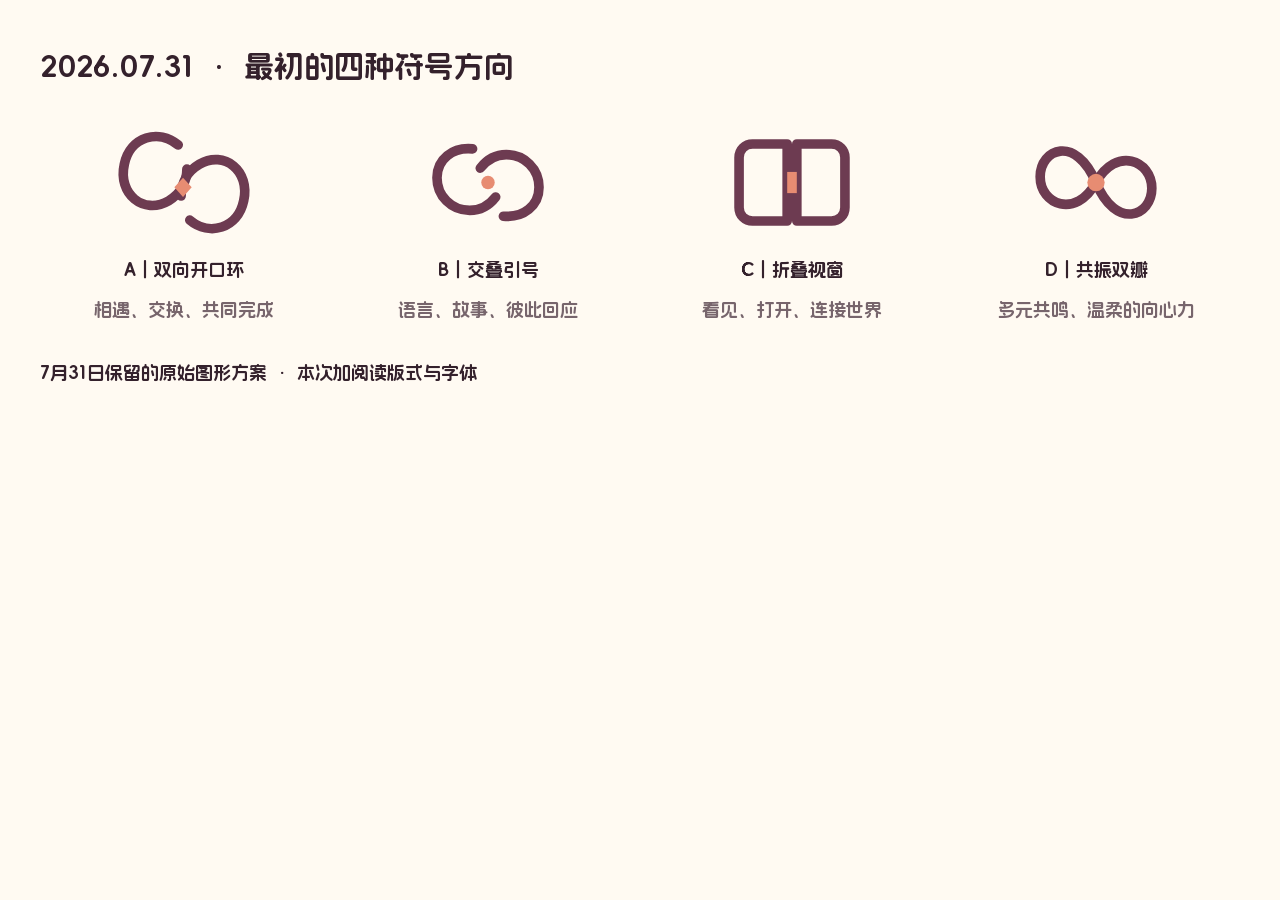
<file: case-study/process/early-directions.html>
<!doctype html><html lang="zh-CN"><meta charset="utf-8"><style>@font-face{font-family:Cumi;src:url(../assets/cumi-round.ttf)}*{box-sizing:border-box;font-family:Cumi,sans-serif!important;font-weight:700!important;font-synthesis:none}html{background:#fffaf2;color:#34212c}body{margin:0;padding:40px;font-size:18px;line-height:1.8}h1{font-size:30px;margin:0 0 35px}:root{--foreground:#34212c;--background:#fffaf2;--primary:#6d3b51;--primary-foreground:#fffaf2;--muted-foreground:#77656c;--border:#d9c8c8;--card:#fffaf2;--viz-series-1:#e78c72}.primary{color:#6d3b51}p{margin:30px 0 0}</style><style>:root{--foreground:#34212c;--background:#fffaf2;--primary:#6d3b51;--primary-foreground:#fffaf2;--muted-foreground:#77656c;--border:#d9c8c8;--card:#fffaf2}body{padding:40px;max-width:1400px;margin:auto}h1{font-size:30px;margin:0 0 25px}</style><h1>2026.07.31 · 最初的四种符号方向</h1><div id="ip-symbol-directions" aria-label="四种国际传媒教育学院IP核心符号方向">
  <style>
    #ip-symbol-directions {
      color: var(--foreground);
    }
    #ip-symbol-directions .symbol-grid {
      display: grid;
      grid-template-columns: repeat(4, minmax(0, 1fr));
      gap: 16px;
      align-items: start;
    }
    #ip-symbol-directions .symbol-option {
      display: grid;
      gap: 8px;
      justify-items: center;
      color: var(--foreground);
    }
    #ip-symbol-directions .symbol-option svg {
      width: 100%;
      max-width: 154px;
      height: auto;
      overflow: visible;
    }
    #ip-symbol-directions .symbol-name {
      font-weight: 500;
      text-align: center;
    }
    #ip-symbol-directions .symbol-note {
      color: var(--muted-foreground);
      text-align: center;
    }
    #ip-symbol-directions .primary {
      fill: none;
      stroke: currentColor;
      stroke-width: 10;
      stroke-linecap: round;
      stroke-linejoin: round;
    }
    #ip-symbol-directions .accent {
      fill: var(--viz-series-1);
      stroke: none;
    }
    #ip-symbol-directions .cut {
      fill: var(--background);
      stroke: none;
    }
    @media (max-width: 560px) {
      #ip-symbol-directions .symbol-grid {
        grid-template-columns: repeat(2, minmax(0, 1fr));
      }
    }
  </style>
  <div class="symbol-grid">
    <div class="symbol-option">
      <svg viewBox="0 0 160 132" role="img" aria-label="双向开口环：两个相扣的圆润开口环">
        <path class="primary" d="M74 27C54 10 24 18 18 47c-7 31 20 53 46 38 12-7 19-19 19-33" />
        <path class="primary" d="M86 105c20 17 50 9 56-20 7-31-20-53-46-38-12 7-19 19-19 33" />
        <path class="accent" d="M79 61l9 10-9 10-9-10z" />
      </svg>
      <div class="symbol-name">A｜双向开口环</div>
      <div class="symbol-note text-small">相遇、交换、共同完成</div>
    </div>
    <div class="symbol-option">
      <svg viewBox="0 0 160 132" role="img" aria-label="交叠引号：两枚圆润引号在中心交叠">
        <path class="primary" d="M64 31C43 29 27 42 27 61c0 19 15 34 34 34 11 0 20-5 27-14" />
        <path class="primary" d="M96 101c21 2 37-11 37-30 0-19-15-34-34-34-11 0-20 5-27 14" />
        <circle class="accent" cx="80" cy="66" r="7" />
      </svg>
      <div class="symbol-name">B｜交叠引号</div>
      <div class="symbol-note text-small">语言、故事、彼此回应</div>
    </div>
    <div class="symbol-option">
      <svg viewBox="0 0 160 132" role="img" aria-label="折叠视窗：三块圆角窗口从中心展开">
        <path class="primary" d="M25 40c0-8 6-14 14-14h36v80H39c-8 0-14-6-14-14z" />
        <path class="primary" d="M85 26h36c8 0 14 6 14 14v52c0 8-6 14-14 14H85z" />
        <path class="accent" d="M75 55h10v22H75z" />
      </svg>
      <div class="symbol-name">C｜折叠视窗</div>
      <div class="symbol-note text-small">看见、打开、连接世界</div>
    </div>
    <div class="symbol-option">
      <svg viewBox="0 0 160 132" role="img" aria-label="共振双瓣：两个圆润波瓣围绕共同核心">
        <path class="primary" d="M80 66C59 16 22 31 22 60c0 29 37 44 58 6" />
        <path class="primary" d="M80 66c21 50 58 35 58 6 0-29-37-44-58-6" />
        <circle class="accent" cx="80" cy="66" r="9" />
      </svg>
      <div class="symbol-name">D｜共振双瓣</div>
      <div class="symbol-note text-small">多元共鸣、温柔的向心力</div>
    </div>
  </div>
</div>
<p>7月31日保留的原始图形方案 · 本次加阅读版式与字体</p></html>
</file>
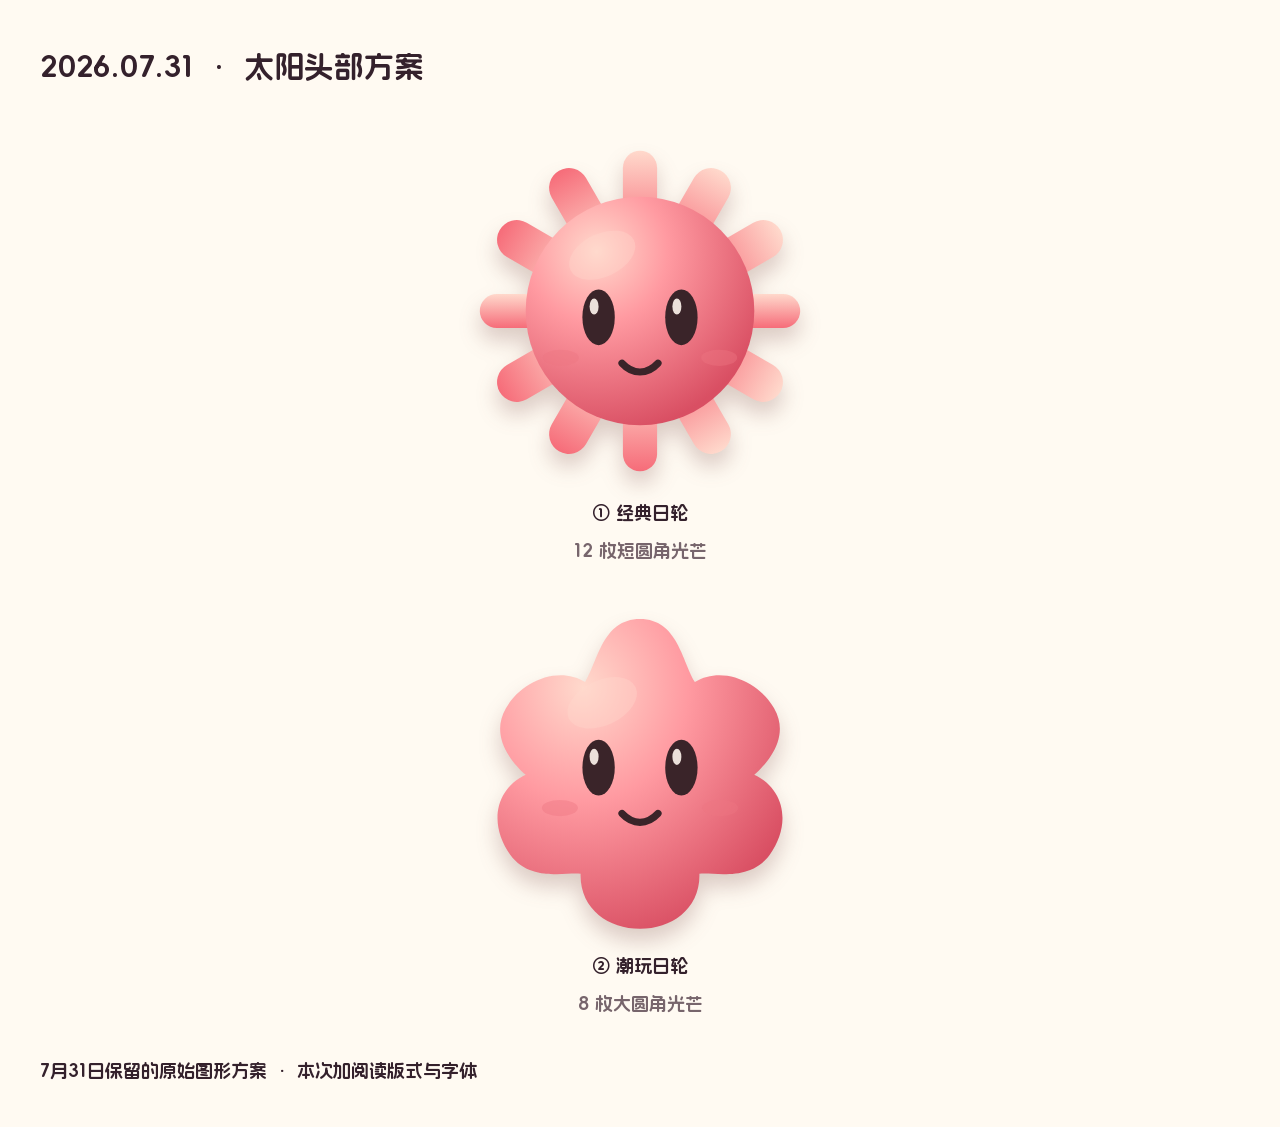
<file: case-study/process/early-sun.html>
<!doctype html><html lang="zh-CN"><meta charset="utf-8"><style>@font-face{font-family:Cumi;src:url(../assets/cumi-round.ttf)}*{box-sizing:border-box;font-family:Cumi,sans-serif!important;font-weight:700!important;font-synthesis:none}html{background:#fffaf2;color:#34212c}body{margin:0;padding:40px;font-size:18px;line-height:1.8}h1{font-size:30px;margin:0 0 35px}:root{--foreground:#34212c;--background:#fffaf2;--primary:#6d3b51;--primary-foreground:#fffaf2;--muted-foreground:#77656c;--border:#d9c8c8;--card:#fffaf2;--viz-series-1:#e78c72}.primary{color:#6d3b51}p{margin:30px 0 0}</style><style>:root{--foreground:#34212c;--background:#fffaf2;--primary:#6d3b51;--primary-foreground:#fffaf2;--muted-foreground:#77656c;--border:#d9c8c8;--card:#fffaf2}body{padding:40px;max-width:1400px;margin:auto}h1{font-size:30px;margin:0 0 25px}</style><h1>2026.07.31 · 太阳头部方案</h1><style>
  #sun-head-options {
    --coral: light-dark(#f66c79, #ff8794);
    --coral-deep: light-dark(#d94f63, #dc5268);
    --coral-hi: light-dark(#ffd9cc, #ffd5cf);
    --coral-soft: light-dark(#ff9aa1, #ff9ca5);
    --eye: light-dark(#3a2429, #2c1b22);
    --eye-hi: light-dark(#fff5ed, #fff7f2);
    --cheek: light-dark(#ed7580, #f58a94);
    --label: var(--foreground);
    --subtle: var(--muted-foreground);
    --shadow: light-dark(rgba(104, 53, 50, .24), rgba(0, 0, 0, .38));
  }
  #sun-head-options .sun-option {
    display: grid;
    justify-items: center;
    gap: 6px;
    padding: 12px 6px 4px;
  }
  #sun-head-options .sun-svg {
    width: min(100%, 360px);
    height: auto;
    overflow: visible;
  }
  #sun-head-options .toy-shadow {
    filter: drop-shadow(0 14px 12px var(--shadow));
  }
  #sun-head-options .option-name {
    margin: 0;
    color: var(--label);
    font-weight: 500;
  }
  #sun-head-options .option-note {
    margin: 0;
    color: var(--subtle);
  }
</style>

<div id="sun-head-options" aria-label="两种太阳头部轮廓对比">
  <div class="viz-grid">
    <section class="card sun-option" aria-label="十二枚短圆角光芒的经典日轮头部">
      <svg class="sun-svg" viewBox="0 0 400 400" role="img" aria-labelledby="classic-title classic-desc">
        <title id="classic-title">短圆角光芒的经典日轮</title>
        <desc id="classic-desc">一个十二枚短小圆角光芒构成的珊瑚粉太阳头部，五官直接绘制在表面。</desc>
        <defs>
          <radialGradient id="classic-fill" cx="31%" cy="24%" r="80%">
            <stop offset="0%" stop-color="var(--coral-hi)" />
            <stop offset="39%" stop-color="var(--coral-soft)" />
            <stop offset="100%" stop-color="var(--coral-deep)" />
          </radialGradient>
          <linearGradient id="classic-ray" x1="0" y1="0" x2="0" y2="1">
            <stop offset="0%" stop-color="var(--coral-hi)" />
            <stop offset="100%" stop-color="var(--coral)" />
          </linearGradient>
        </defs>
        <g class="toy-shadow">
          <g fill="url(#classic-ray)">
            <rect x="181" y="22" width="38" height="102" rx="19" />
            <rect x="181" y="276" width="38" height="102" rx="19" />
            <rect x="276" y="181" width="102" height="38" rx="19" />
            <rect x="22" y="181" width="102" height="38" rx="19" />
            <rect x="178" y="20" width="44" height="106" rx="22" transform="rotate(30 200 200)" />
            <rect x="178" y="274" width="44" height="106" rx="22" transform="rotate(30 200 200)" />
            <rect x="178" y="20" width="44" height="106" rx="22" transform="rotate(60 200 200)" />
            <rect x="178" y="274" width="44" height="106" rx="22" transform="rotate(60 200 200)" />
            <rect x="178" y="20" width="44" height="106" rx="22" transform="rotate(120 200 200)" />
            <rect x="178" y="274" width="44" height="106" rx="22" transform="rotate(120 200 200)" />
            <rect x="178" y="20" width="44" height="106" rx="22" transform="rotate(150 200 200)" />
            <rect x="178" y="274" width="44" height="106" rx="22" transform="rotate(150 200 200)" />
          </g>
          <circle cx="200" cy="200" r="127" fill="url(#classic-fill)" />
          <ellipse cx="158" cy="138" rx="39" ry="24" fill="var(--coral-hi)" opacity=".34" transform="rotate(-25 158 138)" />
          <ellipse cx="154" cy="207" rx="18" ry="31" fill="var(--eye)" />
          <ellipse cx="246" cy="207" rx="18" ry="31" fill="var(--eye)" />
          <ellipse cx="149" cy="195" rx="5" ry="9" fill="var(--eye-hi)" opacity=".9" />
          <ellipse cx="241" cy="195" rx="5" ry="9" fill="var(--eye-hi)" opacity=".9" />
          <path d="M180 258 C192 271 208 271 220 258" fill="none" stroke="var(--eye)" stroke-width="8" stroke-linecap="round" />
          <ellipse cx="112" cy="252" rx="20" ry="9" fill="var(--cheek)" opacity=".42" />
          <ellipse cx="288" cy="252" rx="20" ry="9" fill="var(--cheek)" opacity=".42" />
        </g>
      </svg>
      <p class="option-name">① 经典日轮</p>
      <p class="option-note text-small">12 枚短圆角光芒</p>
    </section>

    <section class="card sun-option" aria-label="八枚大圆角光芒的潮玩日轮头部">
      <svg class="sun-svg" viewBox="0 0 400 400" role="img" aria-labelledby="puffy-title puffy-desc">
        <title id="puffy-title">大圆角光芒的潮玩日轮</title>
        <desc id="puffy-desc">一个八枚宽大圆润光芒构成的珊瑚粉太阳头部，五官直接绘制在表面。</desc>
        <defs>
          <radialGradient id="puffy-fill" cx="30%" cy="22%" r="84%">
            <stop offset="0%" stop-color="var(--coral-hi)" />
            <stop offset="44%" stop-color="var(--coral-soft)" />
            <stop offset="100%" stop-color="var(--coral-deep)" />
          </radialGradient>
        </defs>
        <g class="toy-shadow">
          <path d="M200 39
            C242 39 247 87 261 109
            C290 91 331 107 349 138
            C367 169 343 198 327 212
            C363 229 367 270 344 301
            C322 331 282 320 266 322
            C267 361 235 383 200 383
            C165 383 133 361 134 322
            C118 320 78 331 56 301
            C33 270 37 229 73 212
            C57 198 33 169 51 138
            C69 107 110 91 139 109
            C153 87 158 39 200 39 Z" fill="url(#puffy-fill)" />
          <ellipse cx="158" cy="132" rx="41" ry="25" fill="var(--coral-hi)" opacity=".34" transform="rotate(-25 158 132)" />
          <ellipse cx="154" cy="204" rx="18" ry="31" fill="var(--eye)" />
          <ellipse cx="246" cy="204" rx="18" ry="31" fill="var(--eye)" />
          <ellipse cx="149" cy="192" rx="5" ry="9" fill="var(--eye-hi)" opacity=".9" />
          <ellipse cx="241" cy="192" rx="5" ry="9" fill="var(--eye-hi)" opacity=".9" />
          <path d="M180 255 C192 268 208 268 220 255" fill="none" stroke="var(--eye)" stroke-width="8" stroke-linecap="round" />
          <ellipse cx="111" cy="249" rx="20" ry="9" fill="var(--cheek)" opacity=".42" />
          <ellipse cx="289" cy="249" rx="20" ry="9" fill="var(--cheek)" opacity=".42" />
        </g>
      </svg>
      <p class="option-name">② 潮玩日轮</p>
      <p class="option-note text-small">8 枚大圆角光芒</p>
    </section>
  </div>
</div>
<p>7月31日保留的原始图形方案 · 本次加阅读版式与字体</p></html>
</file>
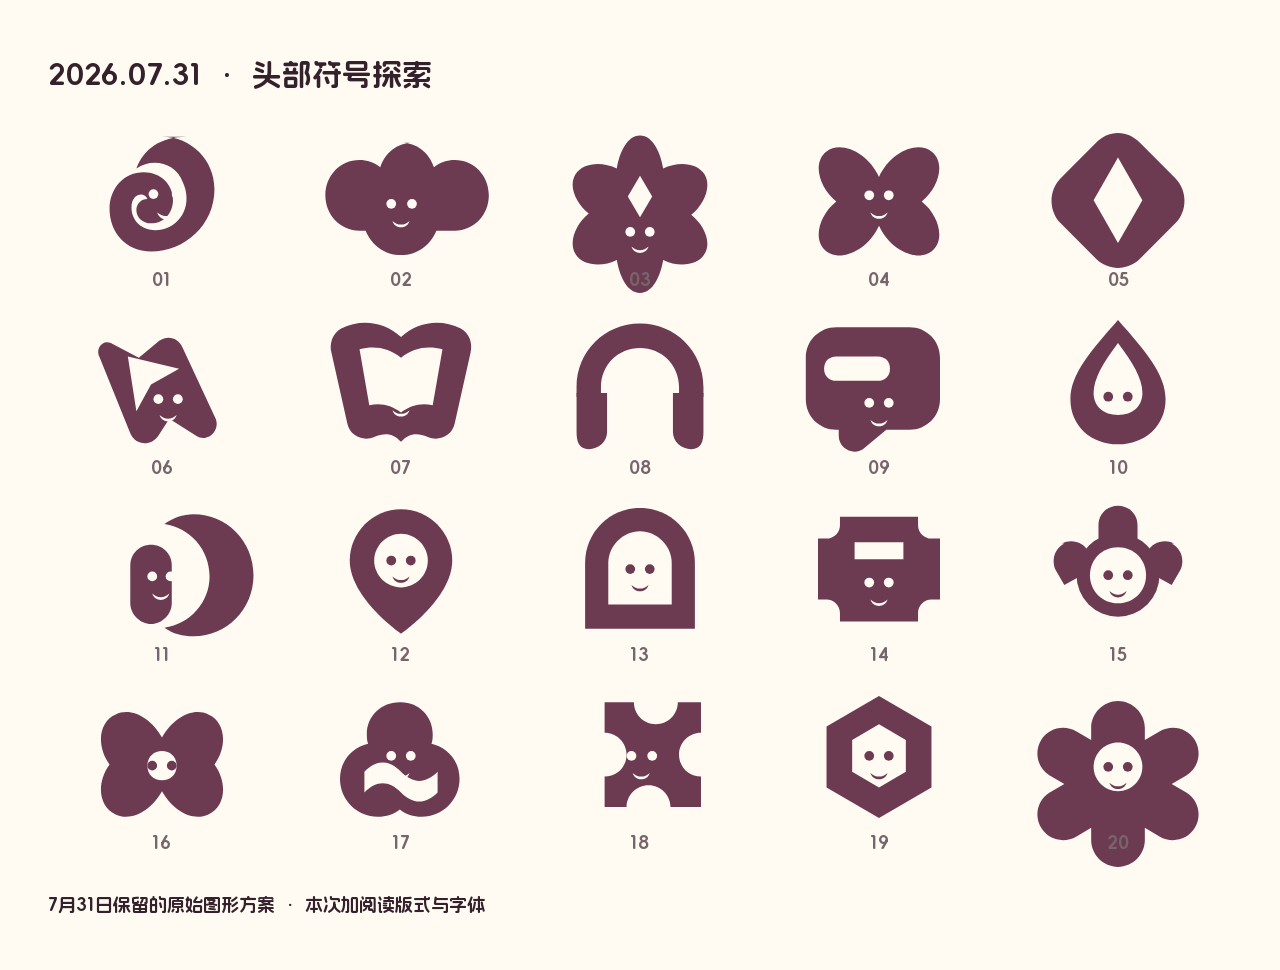
<file: case-study/process/early-symbols.html>
<!doctype html><html lang="zh-CN"><meta charset="utf-8"><style>@font-face{font-family:Cumi;src:url(../assets/cumi-round.ttf)}*{box-sizing:border-box;font-family:Cumi,sans-serif!important;font-weight:700!important;font-synthesis:none}html{background:#fffaf2;color:#34212c}body{margin:0;padding:40px;font-size:18px;line-height:1.8}h1{font-size:30px;margin:0 0 35px}:root{--foreground:#34212c;--background:#fffaf2;--primary:#6d3b51;--primary-foreground:#fffaf2;--muted-foreground:#77656c;--border:#d9c8c8;--card:#fffaf2;--viz-series-1:#e78c72}.primary{color:#6d3b51}p{margin:30px 0 0}</style><style>:root{--foreground:#34212c;--background:#fffaf2;--primary:#6d3b51;--primary-foreground:#fffaf2;--muted-foreground:#77656c}body{padding:48px}h1{font-size:30px;margin:0 0 25px}</style><h1>2026.07.31 · 头部符号探索</h1><div id="twenty-head-symbols" aria-label="二十种IP头部符号轮廓探索">
  <style>
    #twenty-head-symbols { color: var(--foreground); }
    #twenty-head-symbols .grid {
      display: grid;
      grid-template-columns: repeat(5, minmax(0, 1fr));
      gap: 18px 12px;
      align-items: start;
    }
    #twenty-head-symbols .option { display: grid; justify-items: center; gap: 3px; }
    #twenty-head-symbols svg { width: 100%; max-width: 122px; height: auto; overflow: visible; }
    #twenty-head-symbols .shape { fill: var(--primary); }
    #twenty-head-symbols .cut { fill: var(--background); }
    #twenty-head-symbols .face { fill: var(--primary-foreground); }
    #twenty-head-symbols .number { color: var(--muted-foreground); font-variant-numeric: tabular-nums; }
    @media (max-width: 620px) { #twenty-head-symbols .grid { grid-template-columns: repeat(4, minmax(0, 1fr)); } }
    @media (max-width: 440px) { #twenty-head-symbols .grid { grid-template-columns: repeat(3, minmax(0, 1fr)); } }
  </style>
  <div class="grid">
    <div class="option"><svg viewBox="0 0 100 110" role="img" aria-label="01 旋涡芽头部"><path class="shape" d="M50 8c24 0 43 19 43 43 0 29-24 51-52 51C20 102 7 86 7 67c0-17 12-30 28-30 14 0 24 10 24 23 0 11-8 19-18 19-7 0-12-5-12-11 0-5 4-9 9-9-2-6-13-5-13 7 0 13 12 21 25 18 17-4 25-22 17-39C61 29 42 25 29 34c6-16 20-26 41-26z"/><circle class="face" cx="43" cy="55" r="4"/><circle class="face" cx="62" cy="55" r="4"/><path class="face" d="M46 70c5 4 11 4 16 0-3 8-13 8-16 0z"/></svg><div class="number text-small">01</div></div>
    <div class="option"><svg viewBox="0 0 100 110" role="img" aria-label="02 三叶云冠头部"><path class="shape" d="M50 13c13 0 23 8 27 20 5-4 11-6 17-6 16 0 28 13 28 29s-12 29-28 29H79c-5 12-16 20-29 20s-24-8-29-20H16C0 85-12 72-12 56s12-29 28-29c6 0 12 2 17 6 4-12 14-20 27-20z"/><circle class="face" cx="42" cy="63" r="4"/><circle class="face" cx="59" cy="63" r="4"/><path class="face" d="M43 77c4 4 10 4 14 0-2 7-12 7-14 0z"/></svg><div class="number text-small">02</div></div>
    <div class="option"><svg viewBox="0 0 100 110" role="img" aria-label="03 星门头部"><path class="shape" d="M50 7c11 0 17 15 19 27 12-6 28-5 34 5s-1 25-11 33c10 8 17 22 11 32s-22 11-34 5c-2 12-8 27-19 27s-17-15-19-27c-12 6-28 5-34-5s1-25 11-33c-10-8-17-22-11-32s22-11 34-5C33 22 39 7 50 7z"/><path class="cut" d="M50 40l10 17-10 17-10-17z"/><circle class="face" cx="42" cy="86" r="4"/><circle class="face" cx="58" cy="86" r="4"/><path class="face" d="M43 98c4 4 10 4 14 0-2 7-12 7-14 0z"/></svg><div class="number text-small">03</div></div>
    <div class="option"><svg viewBox="0 0 100 110" role="img" aria-label="04 蝴蝶结头部"><path class="shape" d="M50 41c9-20 31-30 43-21 12 9 6 30-8 41 14 11 20 32 8 41-12 9-34-1-43-21-9 20-31 30-43 21-12-9-6-30 8-41-14-11-20-32-8-41 12-9 34 1 43 21z"/><circle class="face" cx="42" cy="56" r="4"/><circle class="face" cx="58" cy="56" r="4"/><path class="face" d="M43 70c4 4 10 4 14 0-2 7-12 7-14 0z"/></svg><div class="number text-small">04</div></div>
    <div class="option"><svg viewBox="0 0 100 110" role="img" aria-label="05 风筝门头部"><path class="shape" d="M50 5c7 0 13 3 18 8l29 29c10 10 10 27 0 37l-29 29c-10 10-26 10-36 0L3 79c-10-10-10-27 0-37l29-29c5-5 11-8 18-8z"/><path class="cut" d="M50 25l20 35-20 35-20-35z"/><circle class="face" cx="42" cy="59" r="4"/><circle class="face" cx="58" cy="59" r="4"/><path class="face" d="M43 73c4 4 10 4 14 0-2 7-12 7-14 0z"/></svg><div class="number text-small">05</div></div>
    <div class="option"><svg viewBox="0 0 100 110" role="img" aria-label="06 纸飞机头部"><path class="shape" d="M8 23c-7-3-13 5-9 12l25 62c4 10 17 11 23 2l9-14 22 14c9 6 20-4 16-14L67 27c-3-8-12-11-19-6L31 35z"/><path class="cut" d="M22 34l42 10-23 13-12 22z"/><circle class="face" cx="47" cy="69" r="4"/><circle class="face" cx="63" cy="69" r="4"/><path class="face" d="M48 82c4 4 10 4 14 0-2 7-12 7-14 0z"/></svg><div class="number text-small">06</div></div>
    <div class="option"><svg viewBox="0 0 100 110" role="img" aria-label="07 书页拱头部"><path class="shape" d="M50 18c14-13 33-15 49-7 7 4 10 12 8 20l-13 58c-2 10-13 15-22 11-9-4-16-3-22 4-6-7-13-8-22-4-9 4-20-1-22-11L-7 31c-2-8 1-16 8-20 16-8 35-6 49 7z"/><path class="cut" d="M50 35c10-8 21-10 34-7l-8 46c-10-2-18 0-26 6z"/><path class="cut" d="M50 35c-10-8-21-10-34-7l8 46c10-2 18 0 26 6z"/><circle class="face" cx="42" cy="65" r="4"/><circle class="face" cx="58" cy="65" r="4"/><path class="face" d="M43 78c4 4 10 4 14 0-2 7-12 7-14 0z"/></svg><div class="number text-small">07</div></div>
    <div class="option"><svg viewBox="0 0 100 110" role="img" aria-label="08 耳机月头部"><path class="shape" d="M50 7c29 0 52 23 52 52v8H82v-8c0-18-14-32-32-32S18 41 18 59v8H-2v-8C-2 30 21 7 50 7z"/><path class="shape" d="M-2 64h25v32c0 8-7 14-15 14S-2 104-2 96zM102 64H77v32c0 8 7 14 15 14s10-6 10-14z"/><circle class="face" cx="42" cy="62" r="4"/><circle class="face" cx="58" cy="62" r="4"/><path class="face" d="M43 76c4 4 10 4 14 0-2 7-12 7-14 0z"/></svg><div class="number text-small">08</div></div>
    <div class="option"><svg viewBox="0 0 100 110" role="img" aria-label="09 气泡方糖头部"><path class="shape" d="M25 10h50c14 0 25 11 25 25v34c0 14-11 25-25 25H56l-18 15c-8 7-21 1-21-10v-5h-2C1 94-10 83-10 69V35c0-14 11-25 25-25z"/><path class="cut" d="M15 34h34c6 0 10 4 10 10s-4 10-10 10H15c-6 0-10-4-10-10s4-10 10-10z"/><circle class="face" cx="42" cy="72" r="4"/><circle class="face" cx="58" cy="72" r="4"/><path class="face" d="M43 86c4 4 10 4 14 0-2 7-12 7-14 0z"/></svg><div class="number text-small">09</div></div>
    <div class="option"><svg viewBox="0 0 100 110" role="img" aria-label="10 水滴种子头部"><path class="shape" d="M50 4c22 25 39 44 39 65 0 22-17 37-39 37S11 91 11 69C11 48 28 29 50 4z"/><path class="cut" d="M50 23c12 16 20 29 20 41 0 11-8 18-20 18s-20-7-20-18c0-12 8-25 20-41z"/><circle class="shape" cx="42" cy="67" r="4"/><circle class="shape" cx="58" cy="67" r="4"/><path class="shape" d="M43 81c4 4 10 4 14 0-2 7-12 7-14 0z"/></svg><div class="number text-small">10</div></div>
    <div class="option"><svg viewBox="0 0 100 110" role="img" aria-label="11 月牙头部"><path class="shape" d="M76 10c-9 0-17 3-24 8 21 3 37 21 37 43 0 21-16 39-37 42 7 5 15 7 24 7 27 0 49-22 49-50S103 10 76 10z"/><path class="shape" d="M41 35c9 0 17 7 17 17v31c0 9-8 17-17 17S24 92 24 83V52c0-10 8-17 17-17z"/><circle class="face" cx="42" cy="61" r="4"/><circle class="face" cx="57" cy="61" r="4"/><path class="face" d="M42 75c4 4 10 4 14 0-2 7-12 7-14 0z"/></svg><div class="number text-small">11</div></div>
    <div class="option"><svg viewBox="0 0 100 110" role="img" aria-label="12 圆角导航针头部"><path class="shape" d="M50 6c23 0 42 19 42 42 0 31-42 60-42 60S8 79 8 48C8 25 27 6 50 6z"/><path class="cut" d="M50 26c12 0 22 10 22 22S62 70 50 70 28 60 28 48s10-22 22-22z"/><circle class="shape" cx="42" cy="48" r="4"/><circle class="shape" cx="58" cy="48" r="4"/><path class="shape" d="M43 61c4 4 10 4 14 0-2 7-12 7-14 0z"/></svg><div class="number text-small">12</div></div>
    <div class="option"><svg viewBox="0 0 100 110" role="img" aria-label="13 园门头部"><path class="shape" d="M50 5c25 0 45 20 45 45v54H5V50C5 25 25 5 50 5z"/><path class="cut" d="M50 24c14 0 26 12 26 26v34H24V50c0-14 12-26 26-26z"/><circle class="shape" cx="42" cy="55" r="4"/><circle class="shape" cx="58" cy="55" r="4"/><path class="shape" d="M43 68c4 4 10 4 14 0-2 7-12 7-14 0z"/></svg><div class="number text-small">13</div></div>
    <div class="option"><svg viewBox="0 0 100 110" role="img" aria-label="14 邮票齿边头部"><path class="shape" d="M18 12h64v7c0 6 5 11 11 11h7v50h-7c-6 0-11 5-11 11v7H18v-7c0-6-5-11-11-11H0V30h7c6 0 11-5 11-11z"/><path class="cut" d="M30 33h40v14H30z"/><circle class="face" cx="42" cy="66" r="4"/><circle class="face" cx="58" cy="66" r="4"/><path class="face" d="M43 80c4 4 10 4 14 0-2 7-12 7-14 0z"/></svg><div class="number text-small">14</div></div>
    <div class="option"><svg viewBox="0 0 100 110" role="img" aria-label="15 卫星核心头部"><circle class="shape" cx="50" cy="60" r="34"/><path class="shape" d="M50 3c9 0 16 7 16 16v13H34V19c0-9 7-16 16-16zM94 34c8 4 11 14 7 22l-7 12-27-15 7-12c4-8 14-11 22-7zM6 34c-8 4-11 14-7 22l7 12 27-15-7-12c-4-8-14-11-22-7z"/><path class="cut" d="M50 37c13 0 23 10 23 23S63 83 50 83 27 73 27 60s10-23 23-23z"/><circle class="shape" cx="42" cy="60" r="4"/><circle class="shape" cx="58" cy="60" r="4"/><path class="shape" d="M43 73c4 4 10 4 14 0-2 7-12 7-14 0z"/></svg><div class="number text-small">15</div></div>
    <div class="option"><svg viewBox="0 0 100 110" role="img" aria-label="16 丝带结头部"><path class="shape" d="M50 39c9-16 25-25 38-19 14 6 16 26 5 41 11 15 9 35-5 41-13 6-29-3-38-19-9 16-25 25-38 19-14-6-16-26-5-41C-4 46-2 26 12 20c13-6 29 3 38 19z"/><path class="cut" d="M50 50c7 0 12 5 12 12S57 74 50 74 38 69 38 62s5-12 12-12z"/><circle class="shape" cx="42" cy="62" r="4"/><circle class="shape" cx="58" cy="62" r="4"/><path class="shape" d="M43 75c4 4 10 4 14 0-2 7-12 7-14 0z"/></svg><div class="number text-small">16</div></div>
    <div class="option"><svg viewBox="0 0 100 110" role="img" aria-label="17 波浪镜头头部"><path class="shape" d="M50 10c15 0 26 12 26 26 0 3 0 5-1 8 13 3 23 14 23 29 0 17-14 31-31 31-7 0-13-2-18-6-5 4-11 6-18 6-17 0-31-14-31-31 0-15 10-26 23-29-1-3-1-5-1-8 0-14 11-26 27-26z"/><path class="cut" d="M20 67c10-10 20-10 30 0s20 10 30 0v17c-10 10-20 10-30 0s-20-10-30 0z"/><circle class="face" cx="42" cy="54" r="4"/><circle class="face" cx="58" cy="54" r="4"/><path class="face" d="M43 68c4 4 10 4 14 0-2 7-12 7-14 0z"/></svg><div class="number text-small">17</div></div>
    <div class="option"><svg viewBox="0 0 100 110" role="img" aria-label="18 拼图头部"><path class="shape" d="M21 10h24c0 10 8 18 18 18s18-8 18-18h19v25c-10 0-18 8-18 18s8 18 18 18v25H75c0-10-8-18-18-18s-18 8-18 18H21V71c10 0 18-8 18-18s-8-18-18-18z"/><circle class="face" cx="43" cy="54" r="4"/><circle class="face" cx="60" cy="54" r="4"/><path class="face" d="M44 68c4 4 10 4 14 0-2 7-12 7-14 0z"/></svg><div class="number text-small">18</div></div>
    <div class="option"><svg viewBox="0 0 100 110" role="img" aria-label="19 立方窗头部"><path class="shape" d="M50 5l43 25v50l-43 25L7 80V30z"/><path class="cut" d="M50 28l22 13v26L50 80 28 67V41z"/><circle class="shape" cx="42" cy="54" r="4"/><circle class="shape" cx="58" cy="54" r="4"/><path class="shape" d="M43 68c4 4 10 4 14 0-2 7-12 7-14 0z"/></svg><div class="number text-small">19</div></div>
    <div class="option"><svg viewBox="0 0 100 110" role="img" aria-label="20 合页花头部"><path class="shape" d="M50 9c12 0 22 10 22 22v10l12-7c10-6 23-3 29 7s3 23-7 29l-12 7 12 7c10 6 13 19 7 29s-19 13-29 7l-12-7v10c0 12-10 22-22 22s-22-10-22-22v-10l-12 7c-10 6-23 3-29-7s-3-23 7-29l12-7-12-7c-10-6-13-19-7-29s19-13 29-7l12 7V31C28 19 38 9 50 9z"/><path class="cut" d="M50 43c11 0 20 9 20 20s-9 20-20 20-20-9-20-20 9-20 20-20z"/><circle class="shape" cx="42" cy="63" r="4"/><circle class="shape" cx="58" cy="63" r="4"/><path class="shape" d="M43 76c4 4 10 4 14 0-2 7-12 7-14 0z"/></svg><div class="number text-small">20</div></div>
  </div>
</div>
<p>7月31日保留的原始图形方案 · 本次加阅读版式与字体</p></html>
</file>
<file: course.css>
/* The original 50 PPT pages, edge to edge in their original order. */
*{box-sizing:border-box}
html,body{margin:0;padding:0;background:#000;scroll-padding:0}
main{display:block;width:100%;margin:0;padding:0}
.slide{position:relative;display:block;width:100%;margin:0;padding:0;border:0;line-height:0}
.slide>img{display:block;width:100%;height:auto;margin:0;padding:0;border:0}
.slide>video{position:absolute;display:block;margin:0;padding:0;border:0;background:#000;object-fit:fill}
@font-face{font-family:CumiCase;src:url('case-study/assets/cumi-round.ttf') format('truetype');font-weight:700;font-display:swap}
.case-entry{display:grid;grid-template-columns:1.05fr 1fr;align-items:center;width:100%;aspect-ratio:16/9;margin:0;padding:5.5vw 7vw;background:linear-gradient(112deg,#344ca5,#663baf);font-family:CumiCase,"Microsoft YaHei",sans-serif;color:#fff5df;line-height:1.65;overflow:hidden}
.case-entry-copy{position:relative;z-index:1}.case-entry-kicker{font-size:clamp(12px,1.35vw,20px);margin:0 0 1.3vw;color:#e9dfef}.case-entry h2{font-size:clamp(28px,6vw,96px);line-height:1.2;font-weight:700;letter-spacing:.015em;color:#f5ec71;margin:0 0 1.8vw}.case-entry-description{font-size:clamp(14px,1.55vw,24px);line-height:1.85;margin:0 0 2.5vw;color:#efedf6}.case-entry-link{display:inline-flex;align-items:center;gap:2vw;min-height:44px;padding:1vw 1.6vw;background:#f5ec71;color:#323b89;text-decoration:none;font-size:clamp(14px,1.6vw,24px);line-height:1.5}.case-entry-link:hover{background:#fffaa4}.case-entry-link:focus-visible{outline:3px solid #fff;outline-offset:4px}.case-entry-link span{font-size:1.25em}.case-entry-art{display:flex;align-items:center;justify-content:center;width:100%;height:100%;min-width:0;margin:0}.case-entry-art img{display:block;width:100%;height:100%;max-height:43vw;object-fit:contain;filter:drop-shadow(0 1.4vw 1.5vw #24164240)}
@media(max-width:600px){.case-entry{padding:4.5vw 5vw;grid-template-columns:1.2fr 1fr}.case-entry-kicker{font-size:10px;margin-bottom:7px}.case-entry h2{font-size:7vw;margin-bottom:10px}.case-entry-description{font-size:11px;margin-bottom:12px;line-height:1.75}.case-entry-link{font-size:12px;padding:8px 11px;gap:10px}.case-entry-art img{max-height:47vw}}
.royal-entry{background:#eee7e0;color:#5c4653}.royal-entry .case-entry-kicker{color:#806573}.royal-entry h2{color:#695460}.royal-entry .case-entry-description{color:#73606a}.royal-entry .case-entry-link{background:#695460;color:#fffaf2}.royal-entry .case-entry-link:hover{background:#513d4a}.royal-entry .case-entry-link:focus-visible{outline-color:#695460}.royal-entry-art{display:grid;grid-template-columns:1fr 1fr;gap:1vw;align-items:center}.royal-entry-art img{width:100%;height:auto;max-height:none;object-fit:contain;filter:none}
/* CUMI product manual palette; scoped to the CUMI entrance. */
#case-study-entry{--cumi-wine:#6d3b51;--cumi-cream:#f4dcb5;--cumi-paper:#fff8e9;--cumi-coral:#f08f71;background:var(--cumi-wine);color:var(--cumi-paper)}
#case-study-entry .case-entry-kicker{color:var(--cumi-coral)}
#case-study-entry h2{color:var(--cumi-cream)}
#case-study-entry .case-entry-description{color:var(--cumi-paper)}
#case-study-entry .case-entry-link{background:var(--cumi-cream);color:var(--cumi-wine)}
#case-study-entry .case-entry-link:hover{background:var(--cumi-coral);color:#3f2932}
#case-study-entry .case-entry-link:focus-visible{outline-color:var(--cumi-paper)}
@media print{.slide{break-inside:avoid}.slide>video{display:none}}

/* Character-design practice uses the original course's blue-purple palette. */
.character-lesson{width:100%;min-height:56.25vw;padding:5vw 6vw;box-sizing:border-box;background:linear-gradient(112deg,#344ca5,#663baf);color:#fff;font-family:"Microsoft YaHei",Arial,sans-serif;font-size:clamp(16px,1.65vw,27px);line-height:1.65;scroll-margin-top:0}
.character-kicker{margin:0 0 1vw;font-size:clamp(13px,1.35vw,22px);letter-spacing:.12em;color:#f5ec71}
.character-lesson h2,.character-lesson h3{text-wrap:balance}
.character-lesson h2{margin:0 0 1.5vw;color:#fff;font-size:clamp(28px,3.6vw,60px);line-height:1.25;font-weight:750}
.character-lead{max-width:80ch;margin:0 0 2.5vw;color:#f0edf9;font-size:clamp(17px,1.85vw,30px)}
.character-lesson h3{font-size:clamp(20px,2vw,34px);line-height:1.4;color:#f5ec71;margin:0 0 .8em}
.character-lesson p{overflow-wrap:anywhere}.character-lesson a{color:#fff6a0;text-underline-offset:.22em}.character-lesson a:hover{color:white}.character-lesson a:focus-visible,.character-lesson summary:focus-visible{outline:3px solid #fff6a0;outline-offset:5px}
.character-columns{display:grid;grid-template-columns:repeat(3,minmax(0,1fr));gap:3vw;margin:2.5vw 0}.character-columns article+article{border-left:1px solid #ffffff45;padding-left:2.5vw}.character-columns p,.character-comparison p{margin:0}
.character-comparison{display:grid;grid-template-columns:1fr 1fr;gap:4vw;margin:2.5vw 0}.character-comparison article+article{border-left:1px solid #ffffff45;padding-left:3vw}.character-comparison ul{padding-left:1.3em;margin:.5em 0}.character-comparison li{margin:.35em 0}
.character-step{display:block;font-size:.8em;color:#dfd6f4;letter-spacing:.08em;margin-bottom:.5em}
.character-task{border-top:2px solid #f5ec71;padding-top:1.25vw;margin-top:2.5vw}.character-task strong{color:#f5ec71}.character-task p{margin:.5em 0}
.character-takeaway{padding-top:1.5vw;margin:2.5vw 0 0;border-top:1px solid #ffffff45;color:#fff6a0;font-size:.9em}
.character-case-note{font-size:.9em;margin:2vw 0;color:#efedf6}
.character-reveal{border:1px solid #ffffff55;padding:1.15vw 1.5vw;margin-top:2vw}.character-reveal summary{cursor:pointer;color:#fff6a0;font-weight:700}.character-reveal p{margin:1em 0 .25em}
.character-route{padding:0;margin:2.5vw 0;list-style:none;counter-reset:stages;display:grid;grid-template-columns:repeat(5,minmax(0,1fr));gap:2vw}.character-route li{counter-increment:stages;border-top:2px solid #f5ec71;padding-top:1.3vw}.character-route li::before{content:"0" counter(stages);display:block;color:#fff6a0;font-size:1.6em;font-weight:700;margin-bottom:.6em}.character-route strong{display:block;font-size:1.2em;margin-bottom:.6em}.character-route span{display:block;font-size:.85em;margin-bottom:1em}.character-route a{font-size:.8em}
.character-table-wrap{overflow-x:auto}.character-table{border-collapse:collapse;width:100%;font-size:.86em;margin:1.5vw 0}.character-table caption{text-align:left;font-weight:700;color:#fff6a0;margin-bottom:.7em}.character-table th,.character-table td{padding:.7em .8em;border-bottom:1px solid #ffffff45;text-align:left;vertical-align:top}.character-table th{color:#fff6a0;background:#ffffff0b}.character-table th:first-child{width:20%}.character-table th:last-child{width:30%}
.character-actions{display:flex;flex-wrap:wrap;align-items:center;gap:1.5em;font-size:.9em;margin-top:2vw}.character-button{display:inline-block;padding:.6em 1em;background:#f5ec71;color:#323b89!important;text-decoration:none;font-weight:700}.character-button:hover{background:#fffaa4}
.character-original-art{aspect-ratio:1600/552;overflow:hidden;margin:2vw -6vw 2.5vw}.character-original-art img{display:block;width:100%;height:auto}
@media(max-width:700px){.character-lesson{min-height:0;padding:32px 22px}.character-kicker{margin-bottom:12px}.character-lesson h2{margin-bottom:16px}.character-lead{margin-bottom:26px}.character-columns,.character-comparison,.character-route{grid-template-columns:1fr;gap:24px;margin:24px 0}.character-columns article+article,.character-comparison article+article{border-left:0;border-top:1px solid #ffffff45;padding:20px 0 0}.character-route li{padding-top:14px}.character-route li::before{float:left;margin:0 18px 0 0}.character-route strong,.character-route span,.character-route a{margin-left:58px}.character-task{padding-top:18px;margin-top:24px}.character-takeaway{padding-top:18px;margin-top:24px}.character-reveal{padding:16px;margin-top:24px}.character-original-art{margin:24px -22px}.character-table th,.character-table td{padding:.7em .45em}.character-actions{align-items:flex-start;flex-direction:column;margin-top:24px}.character-case-note{margin:24px 0}}
@media print{.character-lesson{break-before:page;min-height:0;print-color-adjust:exact}.character-actions{display:none}.character-reveal{display:block}}
</file>
<file: ivory-court/style.css>
/* Ivory editorial system: 64/44/26/16 type scale; ivory, mauve, charcoal; spacious chapters, fine rules. */
.reference-triage{display:grid;grid-template-columns:repeat(3,minmax(0,1fr));gap:32px;margin:45px 0 25px}.reference-triage article{border-top:1px solid var(--line);padding-top:22px}.reference-triage h3{font-size:24px;margin-bottom:16px}.reference-triage .eyebrow{margin-bottom:10px}.reference-triage p:last-child{font-size:14px;color:var(--muted)}.reference-exercise{padding:20px 0;margin-bottom:35px;border-top:1px solid var(--line);border-bottom:1px solid var(--line)}.reference-exercise summary{color:var(--accent);font-size:15px}.reference-exercise p{font-size:14px;margin-top:18px;max-width:900px}.method-evidence{border-top:1px solid var(--line);padding:25px 0 12px;margin-bottom:20px}.method-evidence h3{font-size:25px;margin-bottom:15px}.method-evidence p{font-size:14px;color:var(--muted);max-width:900px}.workflow-status{display:block;font-size:11px;color:var(--accent);border-top:1px solid var(--line);padding-top:10px;margin-top:14px}.dual-review{display:grid;grid-template-columns:1fr 1fr;gap:50px;margin:45px 0 20px}.dual-review article{border-top:1px solid var(--line);padding-top:24px}.dual-review .eyebrow{margin-bottom:12px}.dual-review h3{font-size:27px;margin-bottom:18px}.dual-review p:last-child{font-size:14px;color:var(--muted)}@media(max-width:650px){.reference-triage,.dual-review{grid-template-columns:1fr;gap:24px}.reference-triage{margin-top:30px}.dual-review{margin-top:35px}.method-evidence h3{font-size:23px}.workflow-status{font-size:10px}}
:root{--paper:#f7f4ee;--ink:#322d30;--muted:#7d7275;--line:#dcd3cd;--accent:#795e6b;--tint:#eee8e4}*{box-sizing:border-box}html{scroll-behavior:smooth;scroll-padding-top:90px}body{margin:0;color:var(--ink);background:var(--paper);font-family:"Microsoft YaHei","PingFang SC",sans-serif;font-size:16px;line-height:1.85}button,a{-webkit-tap-highlight-color:transparent}button{font:inherit;cursor:pointer}a{color:inherit;text-decoration:none}button:focus-visible,a:focus-visible,summary:focus-visible{outline:3px solid #a27887;outline-offset:4px}p{margin:0 0 1em;text-wrap:pretty}h1,h2,h3{font-family:"STSong","SimSun",Georgia,serif;font-weight:400;line-height:1.3;margin:0}h1{font-size:clamp(42px,4.8vw,72px);letter-spacing:-.045em}h2{font-size:clamp(32px,3.2vw,48px)}h3{font-size:26px}small,.note{color:var(--muted)}.progress{position:fixed;top:0;left:0;height:3px;background:var(--accent);z-index:100;width:0}header{height:80px;padding:0 4.5%;display:flex;align-items:center;gap:30px;border-bottom:1px solid var(--line);background:rgba(247,244,238,.96);position:sticky;top:0;z-index:20}.brand{font-family:"STSong","SimSun",serif;font-size:22px;white-space:nowrap}.brand span{display:block;font-family:Georgia,serif;font-size:9px;letter-spacing:2px;line-height:1.3}nav{display:flex;gap:28px;margin-left:auto;font-size:13px}nav a{padding:15px 0}nav a:hover,nav a.active{color:var(--accent);box-shadow:inset 0 -2px var(--accent)}button.print{background:none;border:1px solid var(--line);font-size:12px;padding:7px 13px;min-height:44px}.hero{display:grid;grid-template-columns:44% 56%;min-height:690px;border-bottom:1px solid var(--line)}.hero-copy{padding:85px 10% 50px}.eyebrow{font-family:Georgia,"Microsoft YaHei",serif;font-size:11px;letter-spacing:2px;color:var(--accent);margin-bottom:26px}.hero h1 span{color:var(--accent)}.hero .lead{font-size:18px;margin-top:28px}.hero-copy>p:not(.eyebrow){max-width:440px}.hero-copy>p:not(.lead):not(.eyebrow){color:var(--muted);font-size:14px}.text-link{display:inline-flex;gap:50px;align-items:center;border-bottom:1px solid var(--accent);padding:10px 0;margin-top:12px;font-size:14px}.hero-meta{border-top:1px solid var(--line);margin-top:48px;padding-top:18px;display:flex;gap:20px;font-size:10px;color:var(--muted)}.hero-art{position:relative;display:flex;align-items:stretch;overflow:hidden;background:#b1989e}.hero-art img{width:50%;object-fit:cover;object-position:center;min-height:100%}.art-label{position:absolute;bottom:20px;left:24px;right:24px;background:rgba(247,244,238,.9);padding:10px 14px;letter-spacing:2px;font:11px Georgia;display:flex;justify-content:space-between}.art-label span{font-family:"Microsoft YaHei";letter-spacing:1px}.chapter-index{display:flex;justify-content:center;gap:35px;padding:25px 20px;font-size:12px;border-bottom:1px solid var(--line)}.chapter-index b{font-weight:400;color:#a7919b}.section{padding:95px max(6%,calc((100vw - 1280px)/2));scroll-margin-top:0}.section-head{display:grid;grid-template-columns:1fr 1fr;column-gap:70px;margin-bottom:45px}.section-head>.eyebrow{grid-column:1/-1;margin-bottom:20px}.section-head>p:last-child{align-self:end;margin-bottom:0;color:var(--muted);font-size:15px;max-width:560px}.request{font-family:"STSong","SimSun",serif;font-size:21px;border-left:1px solid var(--accent);margin:0 0 45px;padding:15px 28px;max-width:1000px}cite{display:block;font:11px "Microsoft YaHei";color:var(--muted);margin-top:16px}.reference-grid{display:grid;grid-template-columns:repeat(3,1fr);gap:22px}figure{margin:0;min-width:0}.image-open{display:block;width:100%;padding:0;border:0;background:#b49ca3}.image-open img{width:100%;display:block}.image-open:hover img{filter:brightness(1.035)}figcaption{display:flex;justify-content:space-between;gap:10px;font-size:12px;padding:12px 0;color:var(--muted)}figcaption span{font-size:10px}.note{font-size:12px;margin:12px 0 28px}.table-scroll{overflow:auto}table{border-collapse:collapse;width:100%;font-size:13px;text-align:left;min-width:620px}th{font-weight:500;color:var(--accent);padding:17px 16px;border-top:1px solid var(--line);border-bottom:1px solid var(--line);background:rgba(121,94,107,.035)}td{padding:17px 16px;border-bottom:1px solid var(--line);vertical-align:top}td:first-child{font-weight:500;white-space:nowrap}.thesis{margin-top:55px;text-align:center;padding:44px 20px;border-top:1px solid var(--line);border-bottom:1px solid var(--line)}.thesis small{letter-spacing:4px}.thesis p{font:30px/1.7 "STSong","SimSun",serif;margin:16px 0}.thesis em{font-style:normal;color:var(--accent);font-size:24px}.thesis>span{font-size:13px;color:var(--muted)}.tinted{background:var(--tint)}.spec-grid{display:grid;grid-template-columns:1fr 1fr;gap:0 60px}.spec{padding:32px 0;border-top:1px solid #cfc3c4}.spec-no{font-size:11px;letter-spacing:1px;color:var(--accent)}.spec h3{font-size:24px;margin:15px 0}.spec p{font-size:14px;color:#655c60}.spec small{font-size:12px}.material-head{margin:45px 0 22px}.material-head p{font-size:14px;margin-top:15px;color:var(--muted)}details summary{cursor:pointer;min-height:44px}.technical{font-size:13px;margin-top:22px}.technical p{padding:15px 0;color:var(--muted)}.method-split{display:grid;grid-template-columns:1fr 70px 1fr;align-items:center;padding:35px 0 50px;border-top:1px solid var(--line)}.method-split h3{font-size:32px;margin:10px 0 20px}.method-split p{font-size:15px;max-width:440px;color:var(--muted)}.plus{font:40px Georgia;color:#ab96a0}.workflow{display:grid;grid-template-columns:repeat(4,1fr);gap:25px 30px}.workflow article{border-top:1px solid var(--line);padding-top:18px}.workflow span{font:italic 27px Georgia;color:#a58e99}.workflow h3{font-size:21px;margin:12px 0}.workflow p{font-size:13px;color:var(--muted)}.callout{padding:28px 0;margin:30px 0;border-bottom:1px solid var(--line)}.callout b{font-weight:500;font-size:22px}.callout p{font-size:14px;color:var(--muted);margin:10px 0 0}.brief-box{display:grid;grid-template-columns:1fr 1fr;gap:70px;padding:35px;background:var(--tint)}.brief-box p{font-size:14px;color:var(--muted);margin-top:15px}.brief-box pre{white-space:pre-wrap;font:14px/2.3 "Microsoft YaHei";margin:0;border-left:1px solid #cfc3c4;padding-left:35px}.brief-box button,.compare-heading button,.archive-actions button{border:1px solid var(--accent);background:transparent;color:var(--accent);padding:8px 17px;min-height:44px;font-size:13px}#copyStatus{display:block;font-size:12px}.character{display:grid;grid-template-columns:52% 1fr;gap:65px;margin-top:55px;align-items:center}.character.reverse{grid-template-columns:1fr 52%;margin-top:90px}.reverse figure{order:2}.character-copy h3{font-size:44px;margin:0 0 28px}.character-copy blockquote{margin:0 0 25px;font:18px/1.9 "STSong","SimSun",serif;border-left:1px solid var(--accent);padding-left:20px}.character-copy dl{font-size:13px}.character-copy dt{font-weight:600;margin-top:17px}.character-copy dd{margin:4px 0 0;color:var(--muted)}.compare-heading{display:flex;justify-content:space-between;align-items:center;margin:70px 0 25px;gap:25px}.review-grid{display:grid;grid-template-columns:repeat(3,1fr);gap:40px}.review-grid article{border-top:1px solid var(--line);padding-top:25px}.review-grid h3{font-size:23px;margin-bottom:20px}.review-grid p{font-size:14px;color:var(--muted)}.checks-title{margin:45px 0 25px}.checks{display:grid;grid-template-columns:repeat(3,1fr);gap:20px 40px}.checks div{border-top:1px solid var(--line);padding-top:15px}.checks b{font-size:14px;font-weight:500}.checks p{font-size:13px;color:var(--muted);margin-top:6px}.archive{background:#e9e1dd}.archive-actions{display:flex;gap:15px;align-items:center;margin-bottom:30px;font-size:13px}.conversation{border-top:1px solid #cec1c3}.conversation:last-child{border-bottom:1px solid #cec1c3}.conversation summary{padding:22px 0;font-size:14px;list-style:none}.conversation summary:after{content:'＋';float:right}.conversation[open] summary:after{content:'−'}.conversation summary span{font-size:11px;display:block;color:var(--accent);margin-bottom:6px;letter-spacing:1px}.transcript{background:var(--paper);padding:30px;font-size:14px;margin-bottom:24px}.transcript p{white-space:pre-wrap}.transcript strong{font-weight:600}.transcript blockquote{border-left:1px solid var(--accent);padding-left:20px}.transcript table{font-size:12px}.transcript hr{border:0;border-top:1px solid var(--line);margin:25px 0}footer{padding:45px 6%;display:grid;grid-template-columns:1fr 2fr auto;gap:30px;font-size:11px;color:var(--muted)}footer>p:first-child{font:23px "STSong","SimSun",serif;color:var(--ink)}footer span{display:block;font:10px Georgia;letter-spacing:2px;margin-top:10px}dialog{width:min(96vw,1450px);max-height:96vh;padding:0;border:0;background:#f7f4ee}dialog::backdrop{background:rgba(30,25,29,.88)}.viewer-head{display:flex;justify-content:space-between;align-items:center;padding:12px 20px;font-size:14px;position:sticky;top:0;background:var(--paper);z-index:2}.viewer-head button{border:0;background:none;padding:8px;min-height:44px}#viewerBody{display:flex;justify-content:center;gap:10px;padding:0 14px 14px;align-items:flex-start}#viewerBody img{max-width:100%;max-height:calc(94vh - 75px);object-fit:contain}#viewerBody.compare img{width:49%;max-height:none}button:hover{background-color:rgba(121,94,107,.08)}@media(min-width:1700px){.hero{min-height:800px}.hero-art img{object-fit:contain}}@media(max-width:950px){header{gap:14px;padding:0 4%}nav{gap:16px}.print{display:none}.hero{grid-template-columns:1fr 1fr;min-height:600px}.hero-copy{padding:50px 8%}.hero-art img{object-fit:cover}.hero-meta{flex-wrap:wrap;gap:8px}.chapter-index{gap:16px}.section{padding:65px 5%}.section-head{gap:30px}.character,.character.reverse{gap:30px}.workflow{grid-template-columns:repeat(3,1fr)}.brief-box{gap:30px}.character-copy h3{font-size:34px}.character-copy blockquote{font-size:16px}.review-grid{gap:25px}}@media(max-width:650px){header{height:auto;min-height:80px;flex-wrap:wrap;padding:14px 5% 0;gap:8px}.brand{font-size:20px}.brand span{font-size:8px}nav{width:100%;justify-content:space-between;margin:0;gap:15px}nav a{padding:8px 0;font-size:12px}.hero{grid-template-columns:1fr;min-height:0}.hero-copy{padding:42px 6% 32px}.hero h1{font-size:44px}.hero-copy>.eyebrow{margin-bottom:20px}.hero .lead{font-size:17px}.hero-meta{margin-top:30px;gap:20px}.hero-art{height:auto;aspect-ratio:1.25}.hero-art img{min-height:0;object-fit:cover}.art-label{left:10px;right:10px;font-size:9px;bottom:12px}.chapter-index{gap:7px;font-size:10px;padding:18px 8px}.section{padding:50px 6%}.section-head{grid-template-columns:1fr;gap:22px;margin-bottom:30px}.section-head>.eyebrow{margin-bottom:0}.section-head p:last-child{font-size:14px}.request{font-size:17px;padding:10px 18px;margin-bottom:30px}.reference-grid{gap:10px}figcaption{font-size:10px;display:block}figcaption span{display:block;font-size:9px}.spec-grid{grid-template-columns:1fr}.spec{padding:26px 0}.thesis{padding:30px 0}.thesis p{font-size:24px}.thesis em{font-size:18px}.thesis>span{font-size:12px}.method-split{grid-template-columns:1fr;gap:8px;padding-bottom:25px}.plus{font-size:26px}.method-split h3{font-size:27px;margin:10px 0}.workflow{grid-template-columns:1fr 1fr;gap:15px 22px}.workflow h3{font-size:20px}.brief-box{grid-template-columns:1fr;padding:25px;gap:25px}.brief-box pre{border-left:0;border-top:1px solid var(--line);padding:20px 0 0}.character,.character.reverse{grid-template-columns:1fr;gap:25px;margin-top:35px}.character.reverse{margin-top:60px}.reverse figure{order:0}.character-copy h3{font-size:36px;margin-bottom:20px}.character-copy .eyebrow{margin-bottom:10px}.compare-heading{display:block;margin-top:40px}.compare-heading h3{font-size:26px;margin-bottom:20px}.review-grid{grid-template-columns:1fr}.checks{grid-template-columns:1fr 1fr;gap:20px}.archive-actions{flex-wrap:wrap;gap:10px}.conversation summary{font-size:13px;padding-right:16px}.transcript{padding:18px;font-size:13px}footer{grid-template-columns:1fr;padding:35px 6%;gap:10px}#viewerBody.compare{overflow:auto;justify-content:flex-start}#viewerBody.compare img{width:80%;max-width:none}dialog{width:98vw;max-width:98vw}}@media(prefers-reduced-motion:reduce){html{scroll-behavior:auto}}@media print{header,.progress,.chapter-index,.archive-actions,.print,button:not(.image-open),.text-link{display:none!important}.section{padding:30px 0;break-before:page}.hero{min-height:0;grid-template-columns:1fr 1fr}.hero-copy{padding:20px}.hero h1{font-size:36px}.hero-meta{margin-top:20px}.section-head h2{font-size:30px}.character{gap:25px}.spec-grid{gap:30px}.transcript{padding:0}.conversation:not([open]){display:none}footer{padding:25px 0}body{font-size:12px;background:white}.image-open{display:block}a{color:inherit}.brief-box{break-inside:avoid}figure{break-inside:avoid}}
</file>
<file: ivory-court/course-return.css>
.course-return{position:fixed;left:24px;bottom:24px;z-index:60;display:inline-flex;align-items:center;min-height:44px;padding:9px 18px;background:var(--paper,#fffaf2);color:var(--wine,#6d3b51);border:1px solid var(--wine,#6d3b51);border-radius:3px;text-decoration:none;font-size:14px;box-shadow:0 5px 20px #34212c15}
.course-return:hover{background:var(--wine,#6d3b51);color:var(--paper,#fffaf2)}
#character-design{scroll-margin-top:0}
@media(max-width:720px){.course-return{left:12px;bottom:12px;padding:9px 14px}}
@media print{.course-return{display:none}}
</file>
